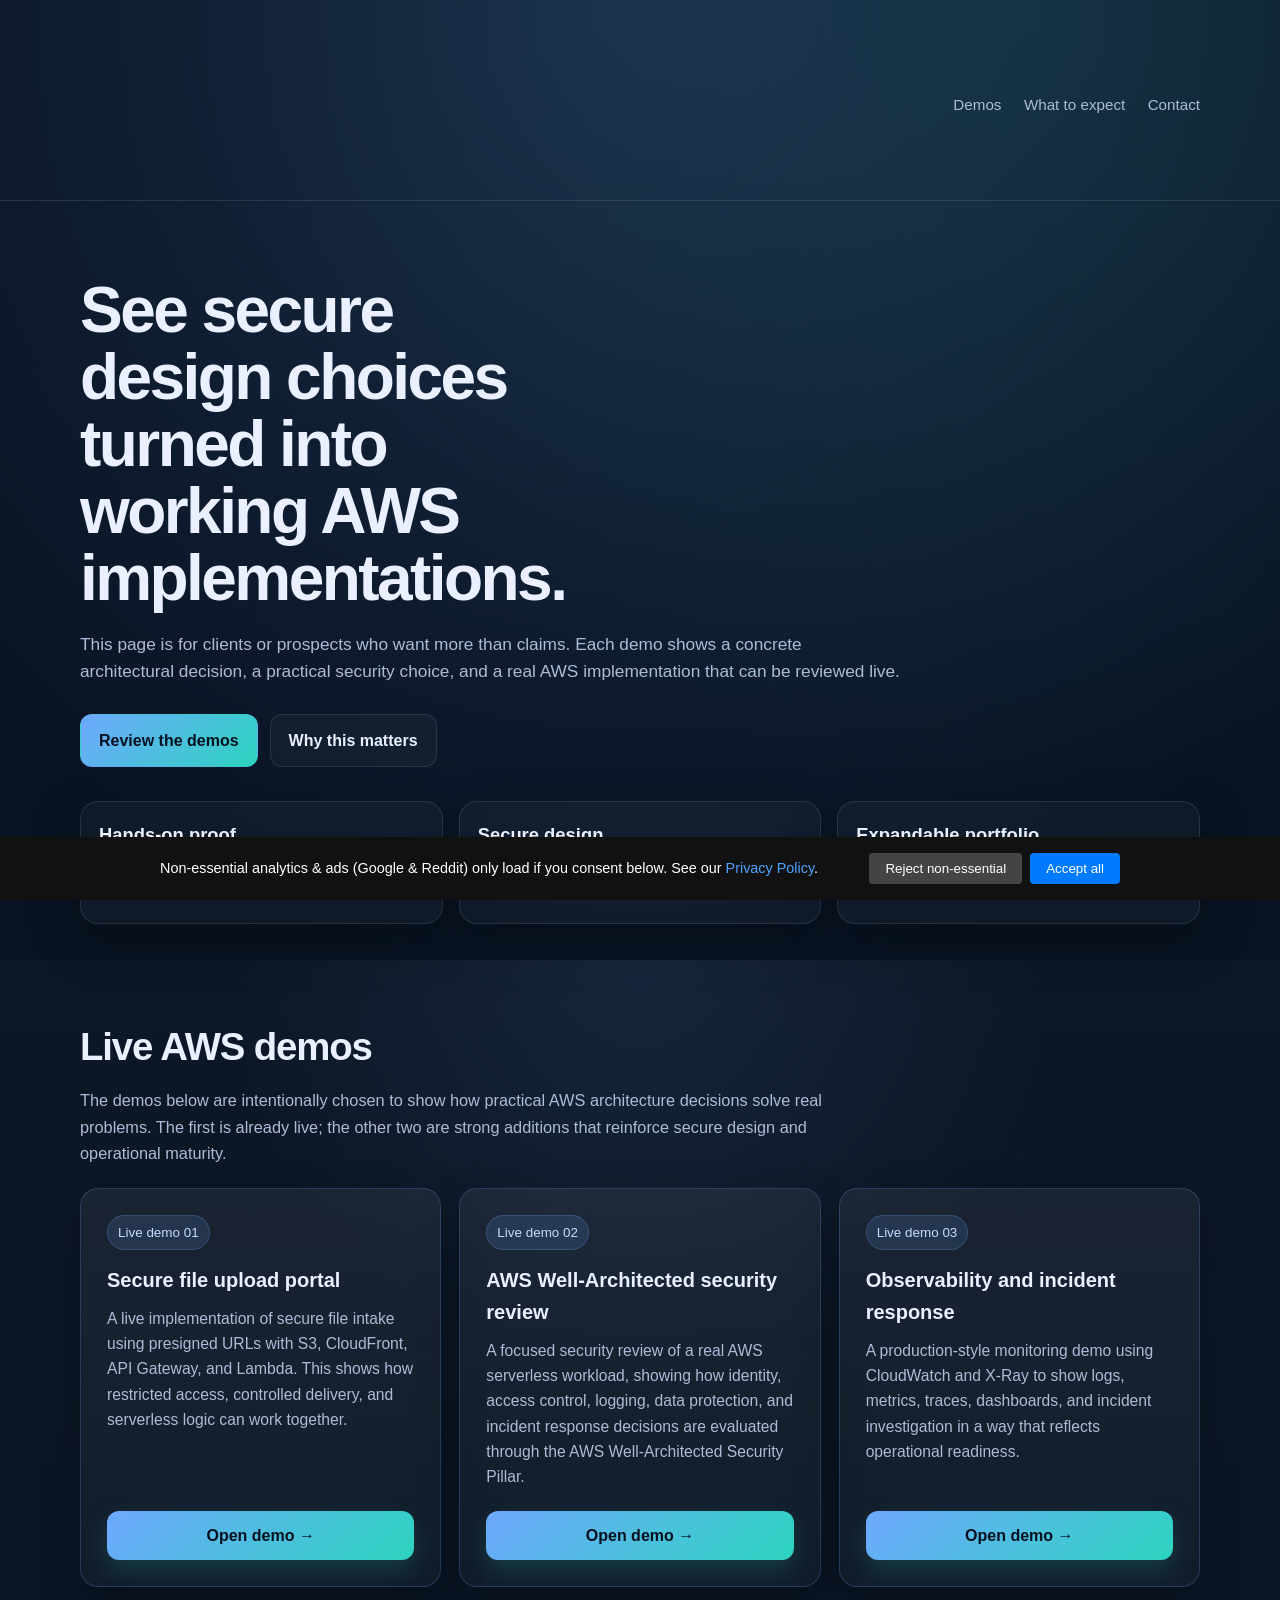
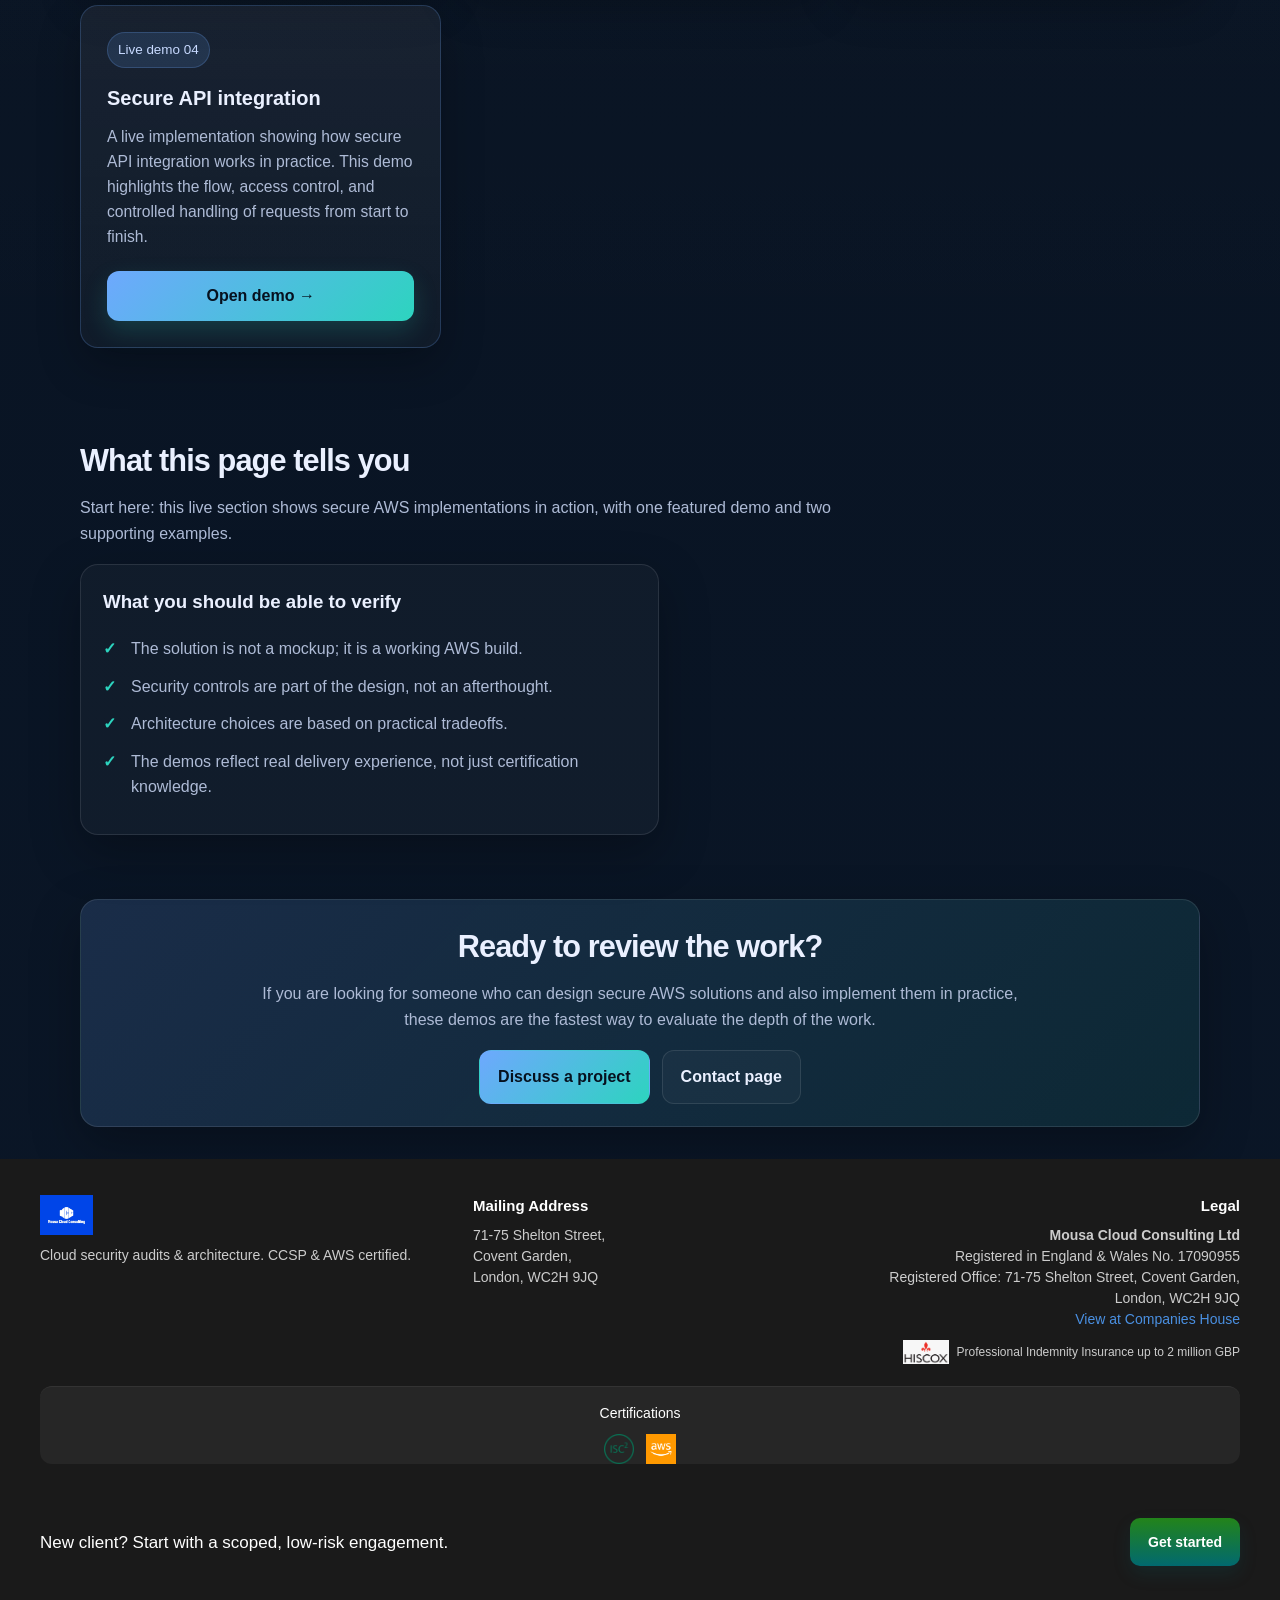
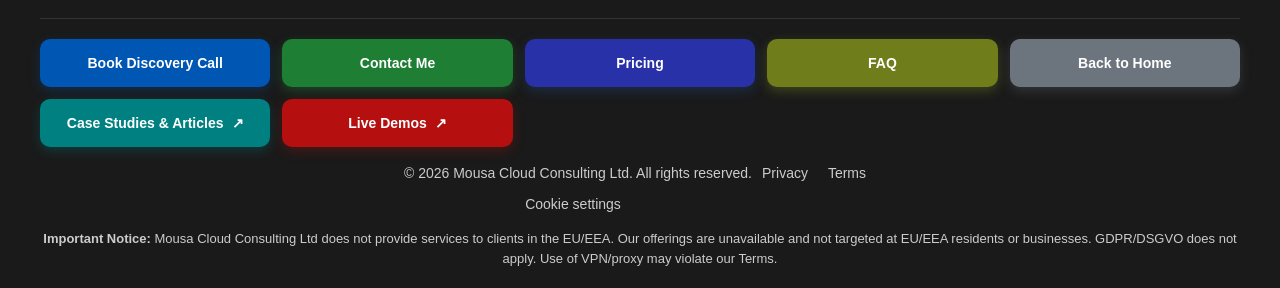
<file: index.html>
<!doctype html>
<html lang="en">

<head>
  <meta charset="utf-8" />
  <meta name="viewport" content="width=device-width, initial-scale=1" />
  <meta name="description"
    content="A client-facing showcase of live AWS demos focused on secure design, governance, and operational readiness." />
  <link rel="stylesheet" href="https://cdnjs.cloudflare.com/ajax/libs/font-awesome/6.0.0-beta3/css/all.min.css">
  <link rel="icon" type="image/png" sizes="16x16" href="assets/favicon-16x16.png">
  <link rel="icon" type="image/png" sizes="32x32" href="assets/favicon-32x32.png">
  <link rel="apple-touch-icon" sizes="180x180" href="assets/apple-touch-icon.png">
  <link rel="icon" type="image/png" sizes="192x192" href="assets/android-chrome-192x192.png">
  <link rel="icon" type="image/png" sizes="512x512" href="assets/android-chrome-512x512.png">
  <link rel="shortcut icon" href="assets/favicon.ico">
  <title>Live AWS Demos | Secure Design in Practice</title>
  <style>
    :root {
      --bg: #07111f;
      --panel: #0e1a2f;
      --panel-2: #13213a;
      --text: #eaf0ff;
      --muted: #aebbd6;
      --line: rgba(255, 255, 255, 0.10);
      --accent: #6ea8fe;
      --accent-2: #2dd4bf;
      --shadow: 0 18px 50px rgba(0, 0, 0, 0.28);
      --radius: 18px;
      --max: 1120px;
    }

    * {
      box-sizing: border-box;
    }

    html {
      scroll-behavior: smooth;
    }

    body {
      margin: 0;
      font-family: Inter, system-ui, -apple-system, Segoe UI, Roboto, Arial, sans-serif;
      background:
        radial-gradient(circle at top, rgba(110, 168, 254, 0.18), transparent 28%),
        radial-gradient(circle at 80% 0%, rgba(45, 212, 191, 0.10), transparent 22%),
        linear-gradient(180deg, #07111f, #0b1728);
      color: var(--text);
      line-height: 1.6;
    }

    a {
      color: inherit;
      text-decoration: none;
    }

    .wrap {
      width: min(var(--max), calc(100% - 32px));
      margin: 0 auto;
    }

    header {
      padding: 26px 0 16px;
      border-bottom: 1px solid var(--line);
    }

    .topbar {
      display: flex;
      align-items: center;
      justify-content: space-between;
      gap: 16px;
    }

    .brand {
      display: flex;
      align-items: center;
      gap: 12px;
      font-weight: 700;
    }

    .logo {
      width: 42px;
      height: 42px;
      border-radius: 12px;
      background: linear-gradient(135deg, var(--accent), var(--accent-2));
      display: grid;
      place-items: center;
      color: #05111f;
      font-weight: 900;
      box-shadow: var(--shadow);
    }

    nav a {
      color: var(--muted);
      margin-left: 18px;
      font-size: 0.95rem;
    }

    .hero {
      padding: 76px 0 36px;
    }

    .eyebrow {
      display: inline-flex;
      padding: 8px 12px;
      border-radius: 999px;
      border: 1px solid var(--line);
      background: rgba(255, 255, 255, 0.03);
      color: var(--muted);
      font-size: 0.92rem;
      margin-bottom: 18px;
    }

    h1 {
      margin: 0;
      font-size: clamp(2.2rem, 5vw, 4.3rem);
      line-height: 1.05;
      letter-spacing: -0.04em;
      max-width: 14ch;
    }

    .lead {
      max-width: 820px;
      margin: 18px 0 0;
      color: var(--muted);
      font-size: 1.08rem;
    }

    .actions {
      display: flex;
      flex-wrap: wrap;
      gap: 12px;
      margin-top: 28px;
    }

    .btn {
      display: inline-flex;
      align-items: center;
      justify-content: center;
      padding: 13px 18px;
      border-radius: 12px;
      border: 1px solid var(--line);
      font-weight: 600;
      transition: transform .18s ease, background .18s ease;
    }

    .btn:hover {
      transform: translateY(-1px);
    }

    .btn.primary {
      background: linear-gradient(135deg, var(--accent), var(--accent-2));
      color: #06111f;
      border-color: transparent;
    }

    .btn.secondary {
      background: rgba(255, 255, 255, 0.03);
    }

    .stats {
      display: grid;
      grid-template-columns: repeat(3, minmax(0, 1fr));
      gap: 16px;
      margin-top: 34px;
    }

    .stat,
    .card,
    .panel,
    .cta {
      background: rgba(255, 255, 255, 0.03);
      border: 1px solid var(--line);
      border-radius: var(--radius);
      box-shadow: var(--shadow);
    }

    .stat {
      padding: 18px;
    }

    .stat strong {
      display: block;
      font-size: 1.15rem;
      margin-bottom: 4px;
    }

    .stat span {
      color: var(--muted);
      font-size: 0.95rem;
    }

    section {
      padding: 32px 0;
    }

    .section-head {
      margin-bottom: 18px;
    }

    h2 {
      margin: 0;
      font-size: clamp(1.5rem, 2.4vw, 2.2rem);
      letter-spacing: -0.03em;
    }

    .section-note {
      margin: 10px 0 0;
      color: var(--muted);
      max-width: 760px;
    }

    .cards {
      display: grid;
      grid-template-columns: repeat(3, minmax(0, 1fr));
      gap: 18px;
    }

    .card {
      padding: 22px;
      display: flex;
      flex-direction: column;
      min-height: 100%;
    }

    .badge {
      display: inline-flex;
      width: fit-content;
      padding: 6px 10px;
      border-radius: 999px;
      background: rgba(110, 168, 254, 0.14);
      border: 1px solid rgba(110, 168, 254, 0.22);
      color: #c8daff;
      font-size: 0.84rem;
      margin-bottom: 14px;
    }

    .card h3 {
      margin: 0 0 10px;
      font-size: 1.2rem;
    }

    .card p {
      margin: 0;
      color: var(--muted);
    }

    .card ul {
      list-style: none;
      padding: 0;
      margin: 16px 0 0;
    }

    .card li {
      margin-bottom: 8px;
      padding-left: 18px;
      position: relative;
      color: var(--muted);
    }

    .card li::before {
      content: "•";
      position: absolute;
      left: 0;
      color: var(--accent-2);
    }

    .spacer {
      flex: 1;
    }

    .more {
      display: inline-flex;
      margin-top: 18px;
      color: #d6e4ff;
      font-weight: 600;
    }

    .trust {
      display: grid;
      grid-template-columns: 1.05fr 0.95fr;
      gap: 18px;
    }

    .panel,
    .cta {
      padding: 22px;
    }

    .checklist {
      list-style: none;
      padding: 0;
      margin: 0;
    }

    .checklist li {
      margin-bottom: 12px;
      padding-left: 28px;
      position: relative;
      color: var(--muted);
    }

    .checklist li::before {
      content: "✓";
      position: absolute;
      left: 0;
      top: 0;
      color: var(--accent-2);
      font-weight: 700;
    }

    .cta {
      text-align: center;
      background: linear-gradient(135deg, rgba(110, 168, 254, 0.16), rgba(45, 212, 191, 0.10));
    }

    .cta p {
      max-width: 760px;
      margin: 10px auto 0;
      color: var(--muted);
    }

    footer {
      padding: 24px 0 40px;
      color: var(--muted);
      font-size: 0.92rem;
    }

    @media (max-width: 920px) {

      .stats,
      .cards,
      .trust {
        grid-template-columns: 1fr;
      }

      .topbar {
        flex-direction: column;
        align-items: start;
      }

      nav a {
        margin-left: 0;
        margin-right: 14px;
      }

      h1 {
        max-width: 100%;
      }
    }

    #demos {
      padding: 56px 0;
      background:
        radial-gradient(circle at top, rgba(110, 168, 254, 0.10), transparent 34%),
        linear-gradient(180deg, rgba(255, 255, 255, 0.02), rgba(255, 255, 255, 0));
    }

    #demos .section-head {
      margin-bottom: 22px;
    }

    #demos .section-head h2 {
      font-size: clamp(1.8rem, 3vw, 2.6rem);
    }

    #demos .section-note {
      font-size: 1.02rem;
    }

    .demo-grid {
      display: grid;
      grid-template-columns: repeat(3, minmax(0, 1fr));
      gap: 18px;
    }

    .demo-grid .card {
      min-height: 100%;
      padding: 26px;
      background: linear-gradient(180deg, rgba(255, 255, 255, 0.06), rgba(255, 255, 255, 0.03));
      border: 1px solid rgba(110, 168, 254, 0.22);
      box-shadow: 0 18px 44px rgba(0, 0, 0, 0.24);
      transition: transform 0.18s ease, box-shadow 0.18s ease, border-color 0.18s ease;
    }

    .demo-grid .card:hover {
      transform: translateY(-3px);
      border-color: rgba(110, 168, 254, 0.36);
      box-shadow: 0 24px 56px rgba(0, 0, 0, 0.30);
    }

    .demo-grid .card h3 {
      font-size: 1.25rem;
    }

    .demo-grid .card p {
      font-size: 0.98rem;
    }

    .demo-action {
      display: inline-flex;
      align-items: center;
      justify-content: center;
      margin-top: 22px;
      padding: 12px 16px;
      border-radius: 12px;
      background: linear-gradient(135deg, var(--accent), var(--accent-2));
      color: #06111f;
      font-weight: 700;
      box-shadow: 0 10px 24px rgba(45, 212, 191, 0.18);
      transition: transform 0.18s ease, box-shadow 0.18s ease;
    }

    .demo-action:hover {
      transform: translateY(-1px);
    }

    @media (max-width: 920px) {
      .demo-grid {
        grid-template-columns: 1fr;
      }
    }
  </style>
</head>

<body>
  <noscript>
    <div
      style="position: fixed; top: 50%; left: 50%; transform: translate(-50%, -50%); background: rgba(233, 7, 7, 0.7); color: white; padding: 20px; border-radius: 10px;">
      <p><strong>JavaScript is disabled in your browser.</strong></p>
      <p>Please enable JavaScript to view this page correctly.</p>
    </div>
  </noscript>
  <header>
    <div class="wrap topbar">
      <div class="brand">
        <div>
          <a href="https://www.mousa-cloud.com">
            <video autoplay muted>
              <source src="assets/resized-logo.mp4" type='video/mp4'>
              Your browser does not support the video tag.
            </video>
          </a>
        </div>
      </div>
      <nav aria-label="Primary">
        <a href="#demos">Demos</a>
        <a href="#credibility">What to expect</a>
        <a href="#contact">Contact</a>
      </nav>
    </div>
  </header>

  <main>
    <div class="wrap hero">
      <h1>See secure design choices turned into working AWS implementations.</h1>
      <p class="lead">
        This page is for clients or prospects who want more than claims. Each demo shows a concrete architectural
        decision,
        a practical security choice, and a real AWS implementation that can be reviewed live.
      </p>
      <div class="actions">
        <a class="btn primary" href="#demos">Review the demos</a>
        <a class="btn secondary" href="#credibility">Why this matters</a>
      </div>

      <div class="stats">
        <div class="stat">
          <strong>Hands-on proof</strong>
          <span>Each demo is built to show working implementation, not just concepts.</span>
        </div>
        <div class="stat">
          <strong>Secure design</strong>
          <span>The focus is on access control, data protection, governance, and operational visibility.</span>
        </div>
        <div class="stat">
          <strong>Expandable portfolio</strong>
          <span>The page can grow later as more live AWS demos are added.</span>
        </div>
      </div>
    </div>

    <section id="demos">
      <div class="wrap">
        <div class="section-head">
          <h2>Live AWS demos</h2>
          <p class="section-note">
            The demos below are intentionally chosen to show how practical AWS architecture decisions solve real
            problems.
            The first is already live; the other two are strong additions that reinforce secure design and operational
            maturity.
          </p>
        </div>

        <div class="demo-grid">
          <article class="card featured-demo">
            <span class="badge">Live demo 01</span>
            <h3>Secure file upload portal</h3>
            <p>
              A live implementation of secure file intake using presigned URLs with S3, CloudFront, API Gateway,
              and Lambda. This shows how restricted access, controlled delivery, and serverless logic can work together.
            </p>
            <div class="spacer"></div>
            <a class="demo-action" href="secure-file-upload/" target="_blank">Open demo →</a>
          </article>

          <article class="card featured-demo">
            <span class="badge">Live demo 02</span>
            <h3>AWS Well-Architected security review</h3>
            <p>
              A focused security review of a real AWS serverless workload, showing how identity, access control,
              logging,
              data protection, and incident response decisions are evaluated through the AWS Well-Architected Security
              Pillar.
            </p>
            <div class="spacer"></div>
            <a class="demo-action" href="password-recovery/" target="_blank">Open demo →</a>
          </article>

          <article class="card featured-demo">
            <span class="badge">Live demo 03</span>
            <h3>Observability and incident response</h3>
            <p>
              A production-style monitoring demo using CloudWatch and X-Ray to show logs, metrics, traces, dashboards,
              and incident investigation in a way that reflects operational readiness.
            </p>
            <div class="spacer"></div>
            <a class="demo-action" href="debug-demo/" target="_blank">Open demo →</a>
          </article>

          <article class="card featured-demo">
            <span class="badge">Live demo 04</span>
            <h3>Secure API integration</h3>
            <p>
              A live implementation showing how secure API integration works in practice. This demo highlights the flow,
              access control,
              and controlled handling of requests from start to finish.
            </p>
            <div class="spacer"></div>
            <a class="demo-action" href="secure-api-integration/" target="_blank">Open demo →</a>
          </article>
        </div>
      </div>
    </section>

    <section id="credibility">
      <div class="wrap">
        <div class="section-head">
          <h2>What this page tells you</h2>
          <p class="section-note">
            Start here: this live section shows secure AWS implementations in action, with one featured demo and two
            supporting examples.
          </p>
        </div>

        <div class="trust">
          <div class="panel">
            <h3 style="margin-top:0;">What you should be able to verify</h3>
            <ul class="checklist">
              <li>The solution is not a mockup; it is a working AWS build.</li>
              <li>Security controls are part of the design, not an afterthought.</li>
              <li>Architecture choices are based on practical tradeoffs.</li>
              <li>The demos reflect real delivery experience, not just certification knowledge.</li>
            </ul>
          </div>
        </div>
      </div>
    </section>

    <section id="contact">
      <div class="wrap">
        <div class="cta">
          <h2 style="margin-top:0;">Ready to review the work?</h2>
          <p>
            If you are looking for someone who can design secure AWS solutions and also implement them in practice,
            these demos are the fastest way to evaluate the depth of the work.
          </p>
          <div class="actions" style="justify-content:center; margin-top:18px;">
            <a class="btn primary" href="https://calendly.com/contact-mousa-cloud-consulting/30min"
              target="_blank">Discuss a
              project</a>
            <a class="btn secondary" href="https://tally.so/r/7R2PPZ" target="_blank">Contact page</a>
          </div>
        </div>
      </div>
    </section>
  </main>

  <div id="cookie-banner" style="position:fixed;bottom:0;left:0;right:0;background:#111;color:#fff;
            padding:1rem;z-index:9999;display:none;font-size:0.9rem;">
    <div style="max-width:960px;margin:0 auto;display:flex;flex-wrap:wrap;
              gap:0.75rem;align-items:center;">
      <p style="flex:1;margin:0;">
        Non-essential analytics & ads (Google & Reddit) only load if you consent below. See our
        <a href="privacy-policy.html" style="color:#4ea3ff;">Privacy Policy</a>.
      </p>
      <div style="display:flex;gap:0.5rem;flex-wrap:wrap;">
        <button id="cookie-reject" style="background:#444;color:#fff;border:none;padding:0.5rem 1rem;
                     border-radius:4px;cursor:pointer;">
          Reject non‑essential
        </button>
        <button id="cookie-accept" style="background:#007bff;color:#fff;border:none;padding:0.5rem 1rem;
                     border-radius:4px;cursor:pointer;">
          Accept all
        </button>
      </div>
    </div>
  </div>

  <script src="js/common.js"></script>

  <script src="js/cookie-consent.js"></script>

  <script>
    fetch('footer.html')
      .then(response => response.text())
      .then(data => {
        document.getElementById('footer-placeholder').outerHTML = data;
      });
  </script>


  <div id="footer-placeholder"></div>
</body>

</html>
</file>
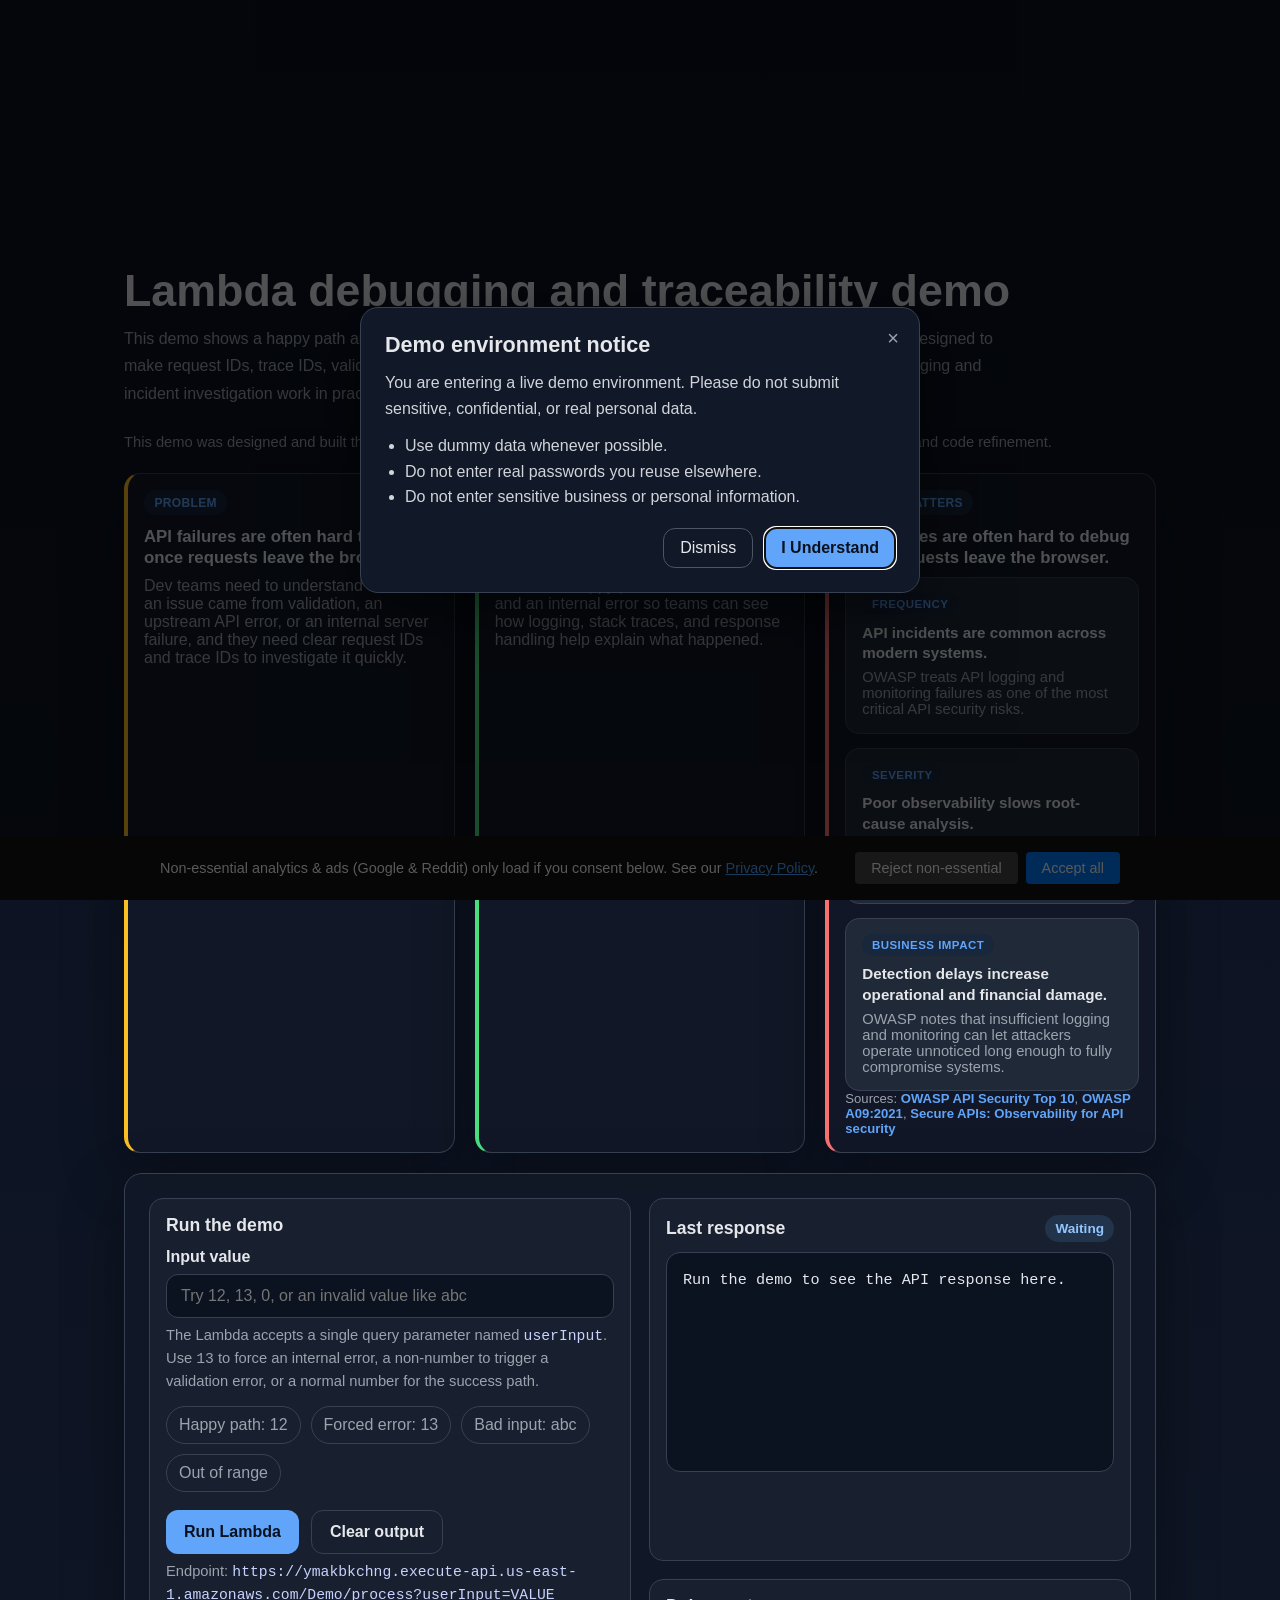
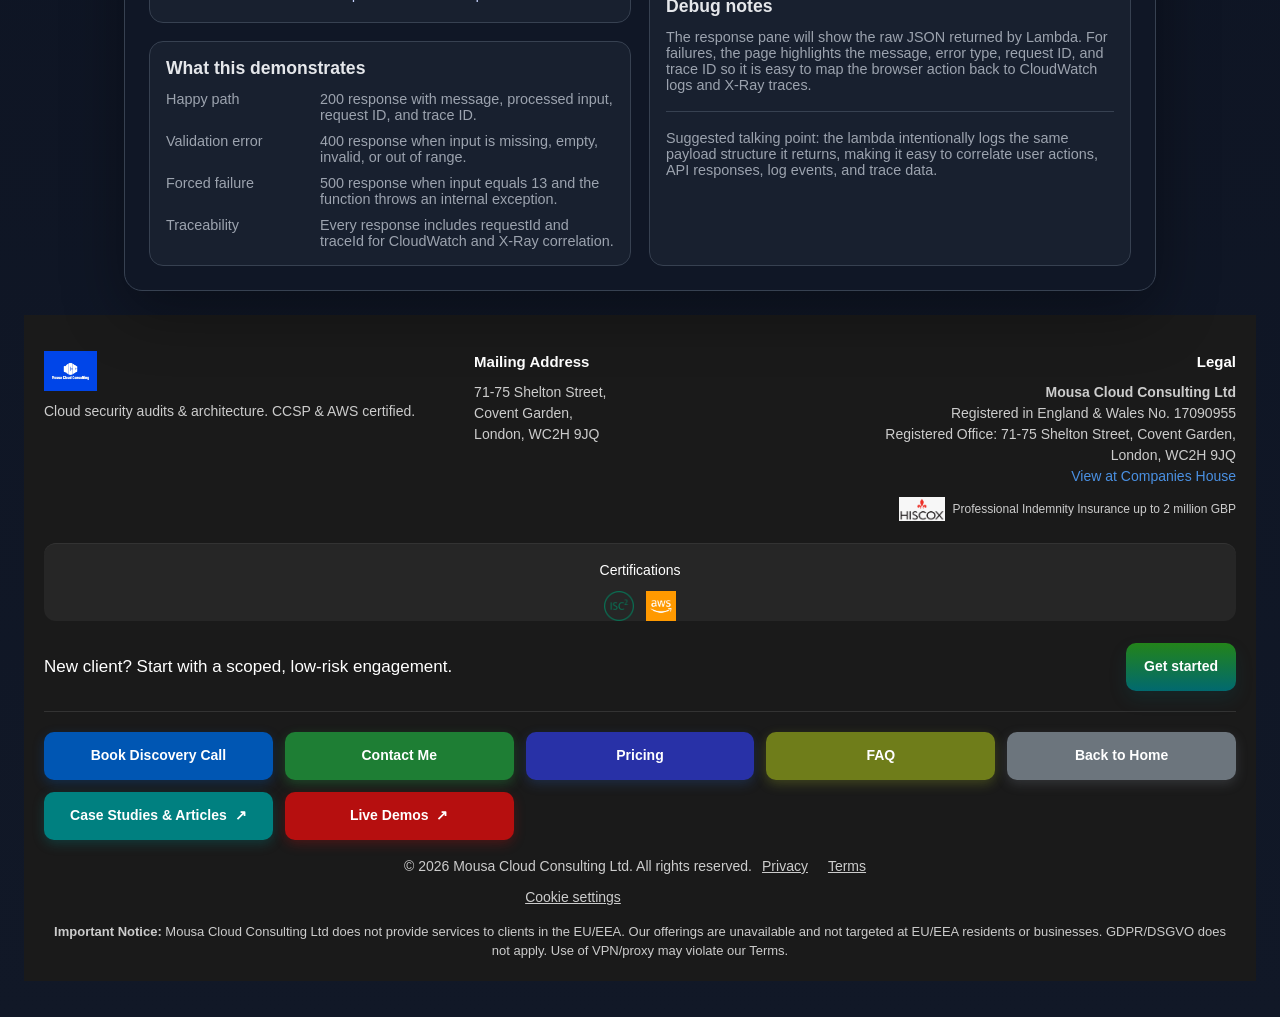
<file: debug-demo/index.html>
<!doctype html>
<html lang="en">

<head>
  <meta charset="UTF-8" />
  <meta name="viewport" content="width=device-width, initial-scale=1.0" />
  <title>API Error Handling Demo | AWS Lambda and API Gateway</title>
  <meta name="description"
    content="Explore a live API demo showing success, validation errors, and internal errors behind Java AWS Lambda and API Gateway, with request IDs, trace IDs, and stack traces for debugging and incident investigation." />
  <meta name="color-scheme" content="light dark" />
  <link rel="canonical" href="https://architecture.mousa-cloud.com/secure-api-integration/" />

  <meta property="og:type" content="website" />
  <meta property="og:title" content="API Error Handling Demo | AWS Lambda and API Gateway" />
  <meta property="og:description"
    content="Explore a live API demo showing success, validation errors, and internal errors behind Java AWS Lambda and API Gateway, with request IDs, trace IDs, and stack traces for debugging and incident investigation." />
  <meta property="og:url" content="https://architecture.mousa-cloud.com/secure-api-integration/" />
  <meta property="og:image" content="https://architecture.mousa-cloud.com/assets/og/debug-demo.webp" />
  <meta property="og:site_name" content="Mousa Cloud Consulting Ltd" />

  <meta name="twitter:card" content="summary_large_image" />
  <meta name="twitter:title" content="API Error Handling Demo | AWS Lambda and API Gateway" />
  <meta name="twitter:description"
    content="Explore a live API demo showing success, validation errors, and internal errors behind Java AWS Lambda and API Gateway, with request IDs, trace IDs, and stack traces for debugging and incident investigation." />
  <meta name="twitter:image" content="https://architecture.mousa-cloud.com/assets/og/debug-demo.webp" />

  <link rel="preconnect" href="https://fonts.googleapis.com" />
  <link rel="preconnect" href="https://fonts.gstatic.com" crossorigin />
  <link
    href="https://fonts.googleapis.com/css2?family=Instrument+Serif:ital@0;1&family=Inter:wght@400;500;600;700;800&display=swap"
    rel="stylesheet" />
  <link rel="stylesheet" href="https://cdnjs.cloudflare.com/ajax/libs/font-awesome/6.0.0-beta3/css/all.min.css" />
  <link rel="icon" type="image/png" sizes="16x16" href="../assets/favicon-16x16.png" />
  <link rel="icon" type="image/png" sizes="32x32" href="../assets/favicon-32x32.png" />
  <link rel="apple-touch-icon" sizes="180x180" href="../assets/apple-touch-icon.png" />
  <link rel="icon" type="image/png" sizes="192x192" href="../assets/android-chrome-192x192.png" />
  <link rel="icon" type="image/png" sizes="512x512" href="../assets/android-chrome-512x512.png" />
  <link rel="shortcut icon" href="../assets/favicon.ico" />
  <style>
    :root {
      --bg: #0f172a;
      --panel: #111827;
      --panel-2: #1f2937;
      --text: #e5e7eb;
      --muted: #9ca3af;
      --accent: #60a5fa;
      --accent-2: #34d399;
      --border: #374151;
      --danger: #f87171;
      --success: #4ade80;
      --warning: #fbbf24;
      --surface: rgba(17, 24, 39, 0.94);
      --surface-2: rgba(31, 41, 55, 0.55);
      --surface-3: #0b1220;
      --primary: var(--accent);
      --warn: var(--warning);
      --shadow: 0 20px 60px rgba(0, 0, 0, 0.35);
    }

    * {
      box-sizing: border-box;
    }

    html {
      scroll-behavior: smooth;
      -webkit-text-size-adjust: 100%;
      text-size-adjust: 100%;
    }

    body {
      margin: 0;
      min-height: 100vh;
      padding: 32px 16px;
      font-family: Inter, system-ui, -apple-system, BlinkMacSystemFont, "Segoe UI", sans-serif;
      background: linear-gradient(180deg, #0b1120 0%, #111827 100%);
      color: var(--text);
    }

    .container {
      max-width: 1080px;
      margin: 0 auto;
      padding: 20px;
    }

    .hero {
      margin-bottom: 24px;
    }

    .hero h1 {
      margin: 0 0 10px;
      font-size: clamp(2rem, 1.2rem + 2vw, 3rem);
      line-height: 1.1;
    }

    .hero p {
      margin: 0;
      color: var(--muted);
      line-height: 1.7;
      max-width: 900px;
    }

    .card {
      padding: 24px;
      background: var(--surface);
      border: 1px solid var(--border);
      border-radius: 18px;
      box-shadow: var(--shadow);
      backdrop-filter: blur(8px);
    }

    .grid,
    .grid-1 {
      display: grid;
      gap: 18px;
    }

    .grid {
      grid-template-columns: 1fr;
    }

    .grid-1 {
      grid-template-columns: 1fr;
    }

    .full {
      grid-column: 1 / -1;
    }

    label {
      display: block;
      margin-bottom: 8px;
      font-weight: 600;
    }

    input,
    button,
    textarea,
    select {
      font: inherit;
    }

    input,
    textarea,
    select {
      width: 100%;
      padding: 12px 14px;
      background: var(--surface-3);
      color: var(--text);
      border: 1px solid var(--border);
      border-radius: 12px;
      outline: none;
    }

    input:focus,
    textarea:focus,
    select:focus {
      border-color: var(--accent);
      box-shadow: 0 0 0 3px rgba(96, 165, 250, 0.16);
    }

    .help {
      margin-top: 6px;
      color: var(--muted);
      font-size: 0.92rem;
      line-height: 1.5;
    }

    .panel {
      padding: 16px;
      background: var(--surface-2);
      border: 1px solid var(--border);
      border-radius: 14px;
    }

    .section-title {
      margin: 0 0 12px;
      font-size: 1.1rem;
    }

    .actions {
      display: flex;
      gap: 12px;
      flex-wrap: wrap;
      margin-top: 18px;
    }

    button {
      padding: 12px 18px;
      border: none;
      border-radius: 12px;
      cursor: pointer;
    }

    .primary {
      background: var(--accent);
      color: #08111f;
      font-weight: 700;
    }

    .secondary {
      background: transparent;
      color: var(--text);
      border: 1px solid var(--border);
      font-weight: 600;
    }

    .ghost {
      background: transparent;
      color: var(--muted);
      border: 1px solid var(--border);
    }

    button:disabled {
      opacity: 0.55;
      cursor: not-allowed;
    }

    .message {
      display: none;
      margin-top: 18px;
      padding: 14px 16px;
      border-radius: 12px;
      white-space: pre-wrap;
      line-height: 1.55;
    }

    .message.success {
      display: block;
      background: rgba(74, 222, 128, 0.12);
      border: 1px solid rgba(74, 222, 128, 0.3);
      color: var(--success);
    }

    .message.error {
      display: block;
      background: rgba(248, 113, 113, 0.12);
      border: 1px solid rgba(248, 113, 113, 0.3);
      color: var(--danger);
    }

    .message.info {
      display: block;
      background: rgba(96, 165, 250, 0.12);
      border: 1px solid rgba(96, 165, 250, 0.3);
      color: #93c5fd;
    }

    .response {
      min-height: 220px;
      padding: 16px;
      background: #0b1220;
      border: 1px solid var(--border);
      border-radius: 14px;
    }

    .response pre {
      margin: 0;
      white-space: pre-wrap;
      word-break: break-word;
      line-height: 1.55;
      font-size: 0.95rem;
    }

    .badge {
      display: inline-flex;
      align-items: center;
      gap: 8px;
      padding: 6px 10px;
      border-radius: 999px;
      font-size: 0.85rem;
      font-weight: 700;
    }

    .ok {
      background: rgba(74, 222, 128, 0.14);
      color: var(--success);
    }

    .err {
      background: rgba(248, 113, 113, 0.14);
      color: var(--danger);
    }

    .neutral {
      background: rgba(96, 165, 250, 0.14);
      color: #93c5fd;
    }

    .row {
      display: flex;
      gap: 12px;
      flex-wrap: wrap;
      align-items: center;
    }

    .kv {
      display: grid;
      grid-template-columns: 1fr;
      gap: 10px 14px;
    }

    .kv div:nth-child(odd) {
      color: var(--muted);
    }

    .small {
      color: var(--muted);
      font-size: 0.9rem;
    }

    .divider {
      height: 1px;
      margin: 18px 0;
      background: var(--border);
    }

    .examples {
      display: flex;
      gap: 10px;
      flex-wrap: wrap;
    }

    .examples button {
      padding: 9px 12px;
      border-radius: 999px;
    }

    code {
      color: #c7d2fe;
    }

    .mono {
      font-family: ui-monospace, SFMono-Regular, Menlo, Monaco, Consolas, monospace;
    }

    .demo-note,
    .demo-note-footer {
      margin-top: 12px;
      color: var(--muted);
      font-size: 0.92rem;
      line-height: 1.5;
    }

    .problem-solution {
      display: grid;
      gap: 1rem;
      margin: 1.25rem 0;
    }

    .ps-card {
      padding: 1rem;
      border: 1px solid var(--border);
      border-radius: 16px;
      background: var(--surface);
      box-shadow: var(--shadow);
    }

    .ps-label {
      display: inline-flex;
      align-items: center;
      margin-bottom: 0.75rem;
      padding: 0.35rem 0.65rem;
      border-radius: 999px;
      background: color-mix(in srgb, var(--primary) 10%, var(--surface));
      color: var(--primary);
      font-size: 0.75rem;
      font-weight: 700;
      letter-spacing: 0.03em;
      text-transform: uppercase;
    }

    .ps-card h3 {
      margin: 0 0 0.5rem;
      font-size: 1.05rem;
      line-height: 1.25;
    }

    .ps-card p {
      margin: 0;
      color: var(--muted);
    }

    .ps-problem {
      border-left: 4px solid var(--warn);
    }

    .ps-solution {
      border-left: 4px solid var(--success);
    }

    .ps-impact {
      border-left: 4px solid var(--danger);
    }

    .ps-impact a {
      color: var(--primary);
      font-weight: 600;
      text-decoration: none;
    }

    .ps-impact a:hover {
      text-decoration: underline;
    }

    .impact-metrics {
      display: grid;
      gap: 0.875rem;
      margin-top: 0.25rem;
    }

    .impact-metric {
      padding: 0.95rem 1rem;
      border: 1px solid var(--border);
      border-radius: 14px;
      background: var(--panel-2);
    }

    .impact-kicker {
      display: inline-flex;
      align-items: center;
      margin-bottom: 0.5rem;
      padding: 0.3rem 0.6rem;
      border-radius: 999px;
      background: color-mix(in srgb, var(--primary) 10%, var(--surface));
      color: var(--primary);
      font-size: 0.72rem;
      font-weight: 700;
      letter-spacing: 0.04em;
      text-transform: uppercase;
    }

    .impact-metric strong {
      display: block;
      margin-bottom: 0.35rem;
      font-size: 0.95rem;
      line-height: 1.35;
    }

    .impact-metric p {
      margin: 0;
      color: var(--muted);
      font-size: 0.92rem;
    }

    .impact-source {
      margin-top: 0.9rem;
      color: var(--muted);
      font-size: 0.82rem;
    }

    .impact-source a {
      color: var(--primary);
      font-weight: 600;
    }

    @media (min-width: 860px) {
      body {
        padding: 40px 24px;
      }

      .container {
        padding: 24px;
      }

      .grid {
        grid-template-columns: repeat(2, minmax(0, 1fr));
      }

      .problem-solution {
        grid-template-columns: repeat(3, minmax(0, 1fr));
        gap: 1.25rem;
      }

      .kv {
        grid-template-columns: 140px 1fr;
      }
    }
  </style>
</head>

<body>
  <div id="demoDisclaimerRoot"></div>
  <div class="container">

    <header class="site-header">
      <div class="container header-inner">
        <div class="brand">
          <div>
            <a href="https://www.mousa-cloud.com">
              <video autoplay muted>
                <source src="../assets/resized-logo.mp4" type='video/mp4'>
                Your browser does not support the video tag.
              </video>
            </a>
          </div>
        </div>
      </div>
    </header>


    <div class="hero">
      <h1>Lambda debugging and traceability demo</h1>
      <p>This demo shows a happy path and two negative paths against a Java AWS Lambda behind API Gateway. It is
        designed to make request IDs, trace IDs, validation errors, and stack traces easy to inspect so prospects can
        see how debugging and incident investigation work in practice.</p>
    </div>

    <p class="demo-note">
      This demo was designed and built through a human-led process, with AI used to assist with wording, presentation
      polish, and code refinement.
    </p>

    <section class="problem-solution" aria-labelledby="ps-heading">
      <h2 id="ps-heading" class="sr-only">Problem and solution</h2>

      <article class="ps-card ps-problem">
        <span class="ps-label">Problem</span>
        <h3>API failures are often hard to debug once requests leave the browser.</h3>
        <p>
          Dev teams need to understand whether an issue came from validation, an upstream API error, or an internal
          server failure, and they need clear request IDs and trace IDs to investigate it quickly.
        </p>
      </article>

      <article class="ps-card ps-solution">
        <span class="ps-label">Solution</span>
        <h3>This demo simulates success and failure scenarios in a controlled way.</h3>
        <p>
          It shows a happy path, a validation error, and an internal error so teams can see how logging,
          stack traces, and response handling help explain what happened.
        </p>
      </article>

      <article class="ps-card ps-impact">
        <span class="ps-label">Why it matters</span>
        <h3>API failures are often hard to debug once requests leave the browser.</h3>

        <div class="impact-metrics">
          <div class="impact-metric">
            <span class="impact-kicker">Frequency</span>
            <strong>API incidents are common across modern systems.</strong>
            <p>OWASP treats API logging and monitoring failures as one of the most critical API security risks.</p>
          </div>

          <div class="impact-metric">
            <span class="impact-kicker">Severity</span>
            <strong>Poor observability slows root-cause analysis.</strong>
            <p>Without clear request IDs, trace IDs, and failure states, validation errors and server failures can look
              the same.</p>
          </div>

          <div class="impact-metric">
            <span class="impact-kicker">Business impact</span>
            <strong>Detection delays increase operational and financial damage.</strong>
            <p>OWASP notes that insufficient logging and monitoring can let attackers operate unnoticed long enough to
              fully compromise systems.</p>
          </div>
        </div>

        <p class="impact-source">
          Sources: <a href="https://owasp.org/API-Security/" target="_blank" rel="noopener noreferrer">OWASP API
            Security Top 10</a>,
          <a href="https://owasp.org/Top10/2021/A09_2021-Security_Logging_and_Monitoring_Failures/" target="_blank"
            rel="noopener noreferrer">OWASP A09:2021</a>,
          <a href="https://livebook.manning.com/book/secure-apis/chapter-11" target="_blank"
            rel="noopener noreferrer">Secure APIs: Observability for API security</a>
        </p>
      </article>
    </section>

    <div class="card">
      <div class="grid">
        <div class="grid-1">
          <div class="panel">
            <h2 class="section-title">Run the demo</h2>
            <label for="userInput">Input value</label>
            <input id="userInput" type="text" inputmode="numeric"
              placeholder="Try 12, 13, 0, or an invalid value like abc">
            <div class="help">The Lambda accepts a single query parameter named <code>userInput</code>. Use <span
                class="mono">13</span> to force an internal error, a non-number to trigger a validation error, or a
              normal number for the success path.</div>

            <div class="examples" style="margin-top:14px;">
              <button class="ghost" type="button" data-example="12">Happy path: 12</button>
              <button class="ghost" type="button" data-example="13">Forced error: 13</button>
              <button class="ghost" type="button" data-example="abc">Bad input: abc</button>
              <button class="ghost" type="button" data-example="1000001">Out of range</button>
            </div>

            <div class="actions">
              <button class="primary" id="runBtn" type="button">Run Lambda</button>
              <button class="secondary" id="clearBtn" type="button">Clear output</button>
            </div>
            <div class="help">Endpoint:
              <code>https://ymakbkchng.execute-api.us-east-1.amazonaws.com/Demo/process?userInput=VALUE</code>
            </div>
          </div>

          <div class="panel">
            <h2 class="section-title">What this demonstrates</h2>
            <div class="kv small">
              <div>Happy path</div>
              <div>200 response with message, processed input, request ID, and trace ID.</div>
              <div>Validation error</div>
              <div>400 response when input is missing, empty, invalid, or out of range.</div>
              <div>Forced failure</div>
              <div>500 response when input equals 13 and the function throws an internal exception.</div>
              <div>Traceability</div>
              <div>Every response includes requestId and traceId for CloudWatch and X-Ray correlation.</div>
            </div>
          </div>
        </div>

        <div class="grid-1">
          <div class="panel">
            <div class="row" style="justify-content:space-between;margin-bottom:10px;">
              <h2 class="section-title" style="margin:0;">Last response</h2>
              <span id="statusBadge" class="badge neutral">Waiting</span>
            </div>
            <div class="response">
              <pre id="responseOutput">Run the demo to see the API response here.</pre>
            </div>
          </div>

          <div class="panel">
            <h2 class="section-title">Debug notes</h2>
            <div class="small" id="debugNotes">The response pane will show the raw JSON returned by Lambda. For
              failures, the page highlights the message, error type, request ID, and trace ID so it is easy to map the
              browser action back to CloudWatch logs and X-Ray traces.</div>
            <div class="divider"></div>
            <div class="small">Suggested talking point: the lambda intentionally logs the same payload structure it
              returns, making it easy to correlate user actions, API responses, log events, and trace data.</div>
          </div>
        </div>
      </div>
    </div>
  </div>

  <script>
    (function () {
      const endpoint = 'https://ymakbkchng.execute-api.us-east-1.amazonaws.com/Demo/process?userInput=';
      const input = document.getElementById('userInput');
      const runBtn = document.getElementById('runBtn');
      const clearBtn = document.getElementById('clearBtn');
      const output = document.getElementById('responseOutput');
      const badge = document.getElementById('statusBadge');
      const notes = document.getElementById('debugNotes');
      const exampleButtons = document.querySelectorAll('[data-example]');

      function setBadge(type, text) {
        badge.className = 'badge ' + (type === 'ok' ? 'ok' : type === 'err' ? 'err' : 'neutral');
        badge.textContent = text;
      }

      function showJson(obj) {
        output.textContent = JSON.stringify(obj, null, 2);
      }

      function clearState() {
        output.textContent = 'Run the demo to see the API response here.';
        setBadge('neutral', 'Waiting');
        notes.textContent = 'The response pane will show the raw JSON returned by Lambda. For failures, the page highlights the message, error type, request ID, and trace ID so it is easy to map the browser action back to CloudWatch logs and X-Ray traces.';
      }

      async function run() {
        const raw = input.value.trim();
        if (!raw) {
          setBadge('err', 'Input required');
          output.textContent = 'Please enter a value such as 12, 13, or abc.';
          return;
        }
        setBadge('neutral', 'Running');
        output.textContent = 'Calling Lambda...';
        notes.textContent = 'Sending request to the API Gateway endpoint with the selected input. The returned JSON is rendered below together with its request and trace identifiers.';
        try {
          const url = endpoint + raw;
          const res = await fetch(url, { method: 'GET', headers: { 'Accept': 'application/json' } });
          const text = await res.text();
          let data;
          try { data = JSON.parse(text); } catch (e) { data = { rawResponse: text }; }
          showJson(data);
          if (res.ok) {
            setBadge('ok', 'HTTP ' + res.status + ' Success');
            notes.textContent = 'The happy path confirms the function processed the input successfully. You can point to the requestId and traceId values as the bridge between the browser, CloudWatch logs, and X-Ray.';
          } else if (res.status === 400) {
            setBadge('err', 'HTTP 400 Validation');
            notes.textContent = 'This is the user-facing validation path. It is useful to show how bad input is rejected cleanly before any business logic is executed.';
          } else {
            setBadge('err', 'HTTP ' + res.status + ' Error');
            notes.textContent = 'This is the failure path. The payload should include errorType, errorMessage, requestId, traceId, and stackTrace so viewers can see how the issue would be debugged.';
          }
        } catch (err) {
          setBadge('err', 'Network error');
          output.textContent = JSON.stringify({ message: 'Failed to call the demo endpoint', error: String(err) }, null, 2);
          notes.textContent = 'If the request cannot reach the API, the likely cause is endpoint availability, browser networking, CORS, or a deployment issue.';
        }
      }

      runBtn.addEventListener('click', run);
      clearBtn.addEventListener('click', clearState);
      input.addEventListener('keydown', e => { if (e.key === 'Enter') run(); });
      exampleButtons.forEach(btn => btn.addEventListener('click', () => { input.value = btn.dataset.example; run(); }));
      clearState();
    })();
  </script>


  <div id="cookie-banner" style="position:fixed;bottom:0;left:0;right:0;background:#111;color:#fff;
            padding:1rem;z-index:9999;display:none;font-size:0.9rem;">
    <div style="max-width:960px;margin:0 auto;display:flex;flex-wrap:wrap;
              gap:0.75rem;align-items:center;">
      <p style="flex:1;margin:0;">
        Non-essential analytics & ads (Google & Reddit) only load if you consent below. See our
        <a href="privacy-policy.html" style="color:#4ea3ff;">Privacy Policy</a>.
      </p>
      <div style="display:flex;gap:0.5rem;flex-wrap:wrap;">
        <button id="cookie-reject" style="background:#444;color:#fff;border:none;padding:0.5rem 1rem;
                     border-radius:4px;cursor:pointer;">
          Reject non‑essential
        </button>
        <button id="cookie-accept" style="background:#007bff;color:#fff;border:none;padding:0.5rem 1rem;
                     border-radius:4px;cursor:pointer;">
          Accept all
        </button>
      </div>
    </div>
  </div>

  <link rel="stylesheet" href="../css/demo-disclaimer.css">
  <script defer src="../js/demo-disclaimer.js"></script>


  <script src="../js/common.js"></script>

  <script src="../js/cookie-consent.js"></script>

  <script>
    fetch('footer.html')
      .then(response => response.text())
      .then(data => {
        document.getElementById('footer-placeholder').outerHTML = data;
      });
  </script>


  <div id="footer-placeholder"></div>
</body>

</html>
</file>
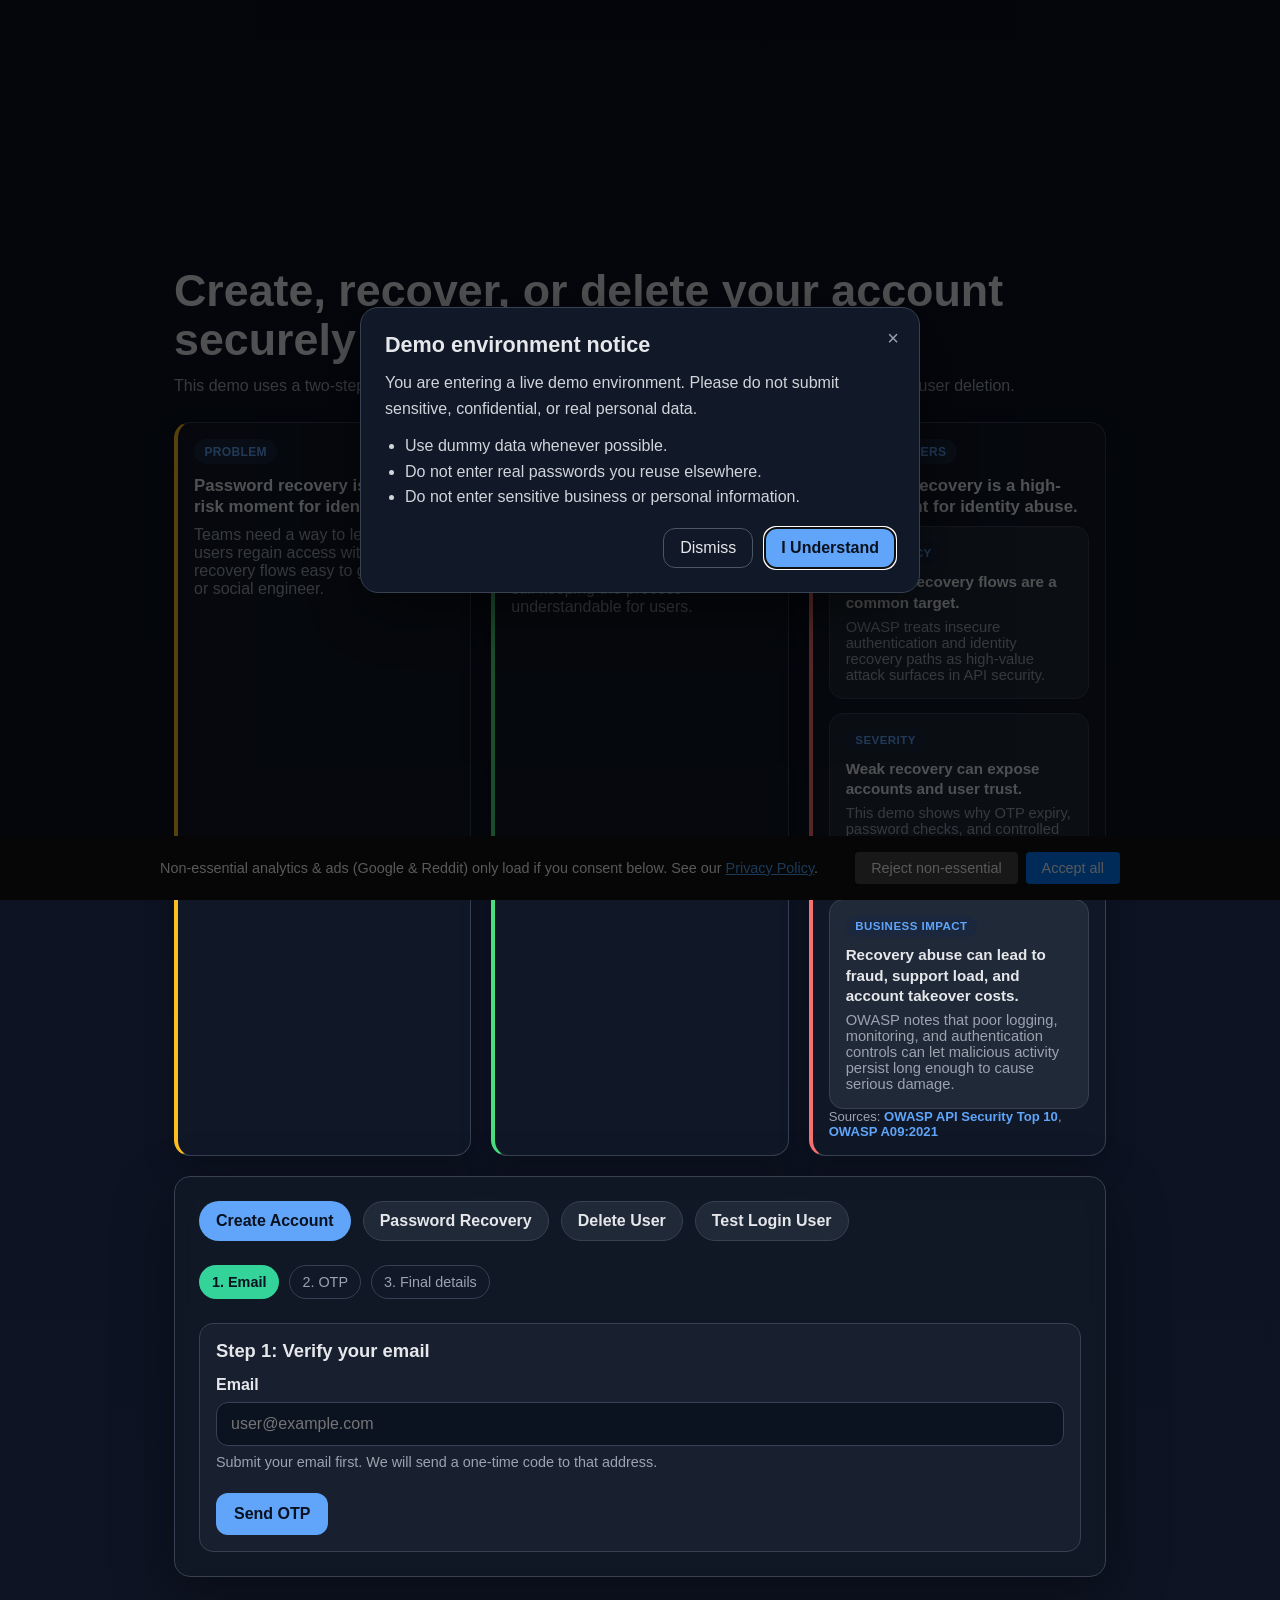
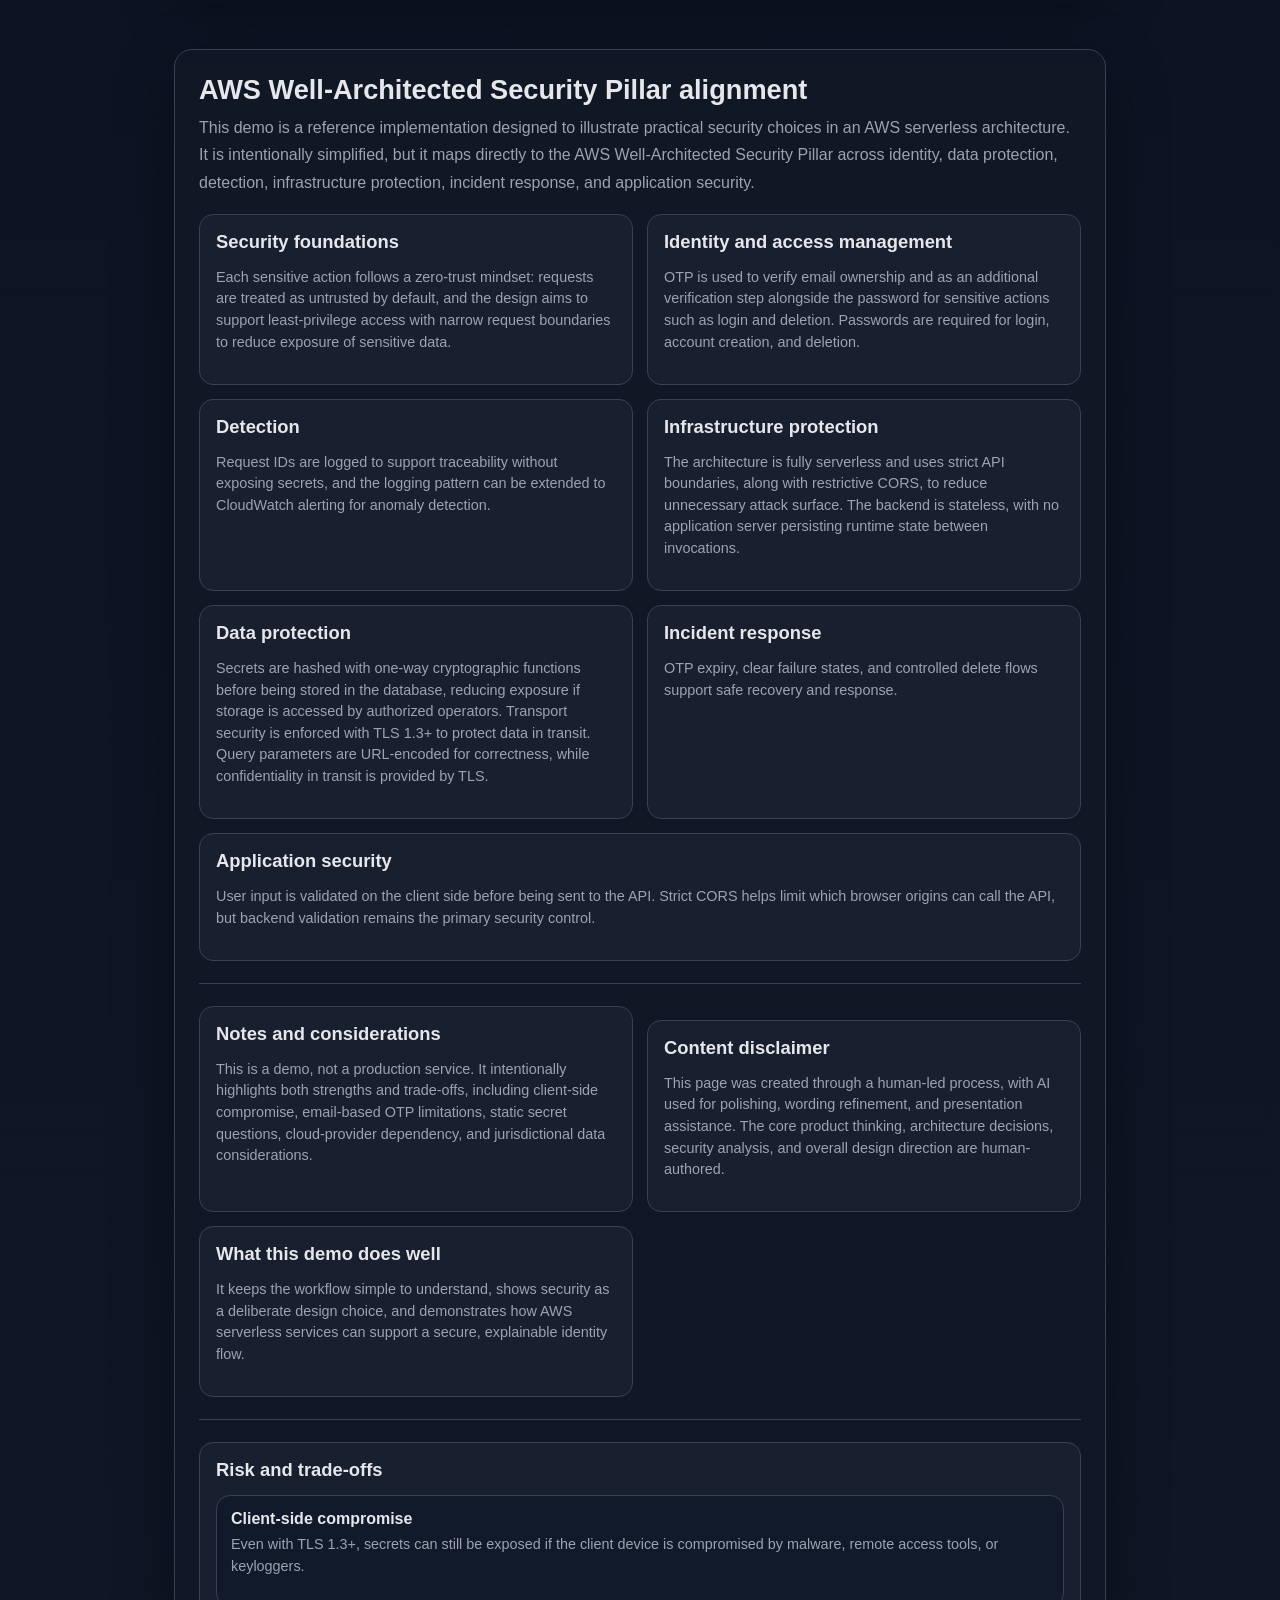
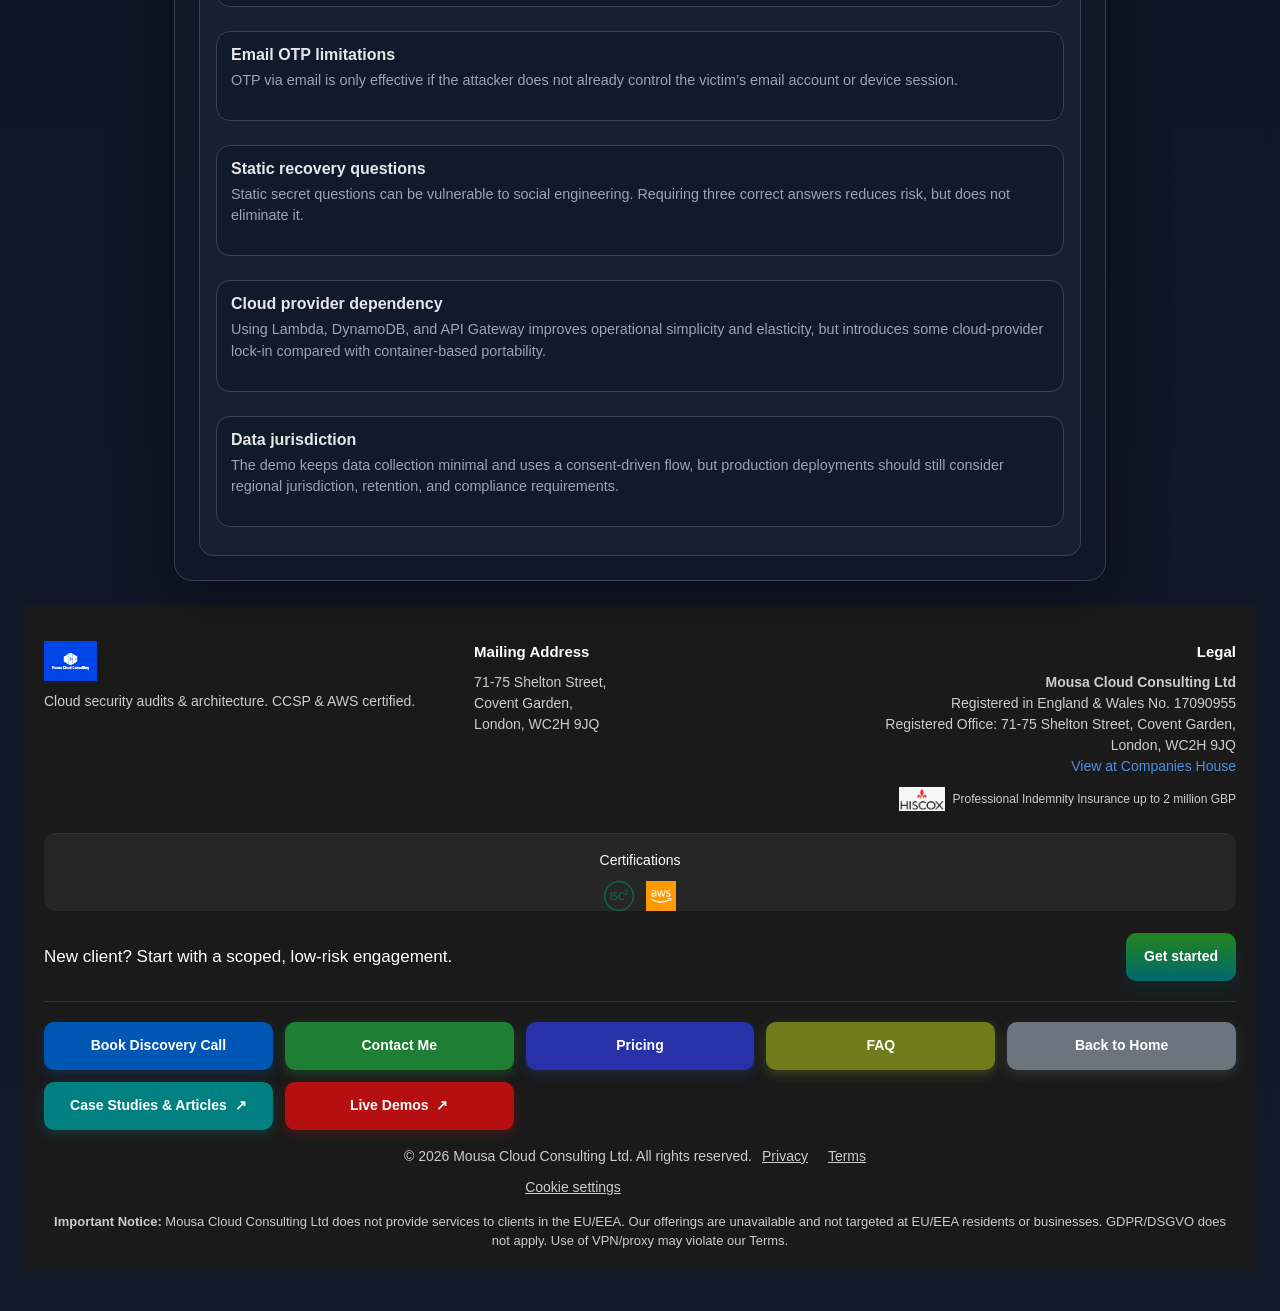
<file: password-recovery/index.html>
<!DOCTYPE html>
<html lang="en">

<head>
    <meta charset="UTF-8" />
    <meta name="viewport" content="width=device-width, initial-scale=1.0" />
    <title>Identity Security Demo | AWS Serverless OTP Flow</title>
    <meta name="description"
        content="Explore a live identity security demo showing email OTP verification, password recovery, account deletion, request tracing, and AWS serverless security controls." />
    <meta name="color-scheme" content="light dark" />
    <link rel="canonical" href="https://architecture.mousa-cloud.com/identity-security-demo/" />

    <meta property="og:type" content="website" />
    <meta property="og:title" content="Identity Security Demo | AWS Serverless OTP Flow" />
    <meta property="og:description"
        content="Explore a live identity security demo showing email OTP verification, password recovery, account deletion, request tracing, and AWS serverless security controls." />
    <meta property="og:url" content="https://architecture.mousa-cloud.com/identity-security-demo/" />
    <meta property="og:image" content="https://architecture.mousa-cloud.com/assets/og/password-recovery.webp" />
    <meta property="og:site_name" content="Mousa Cloud Consulting Ltd" />

    <meta name="twitter:card" content="summary_large_image" />
    <meta name="twitter:title" content="Identity Security Demo | AWS Serverless OTP Flow" />
    <meta name="twitter:description"
        content="Explore a live identity security demo showing email OTP verification, password recovery, account deletion, request tracing, and AWS serverless security controls." />
    <meta name="twitter:image" content="https://architecture.mousa-cloud.com/assets/og/password-recovery.webp" />

    <link rel="preconnect" href="https://fonts.googleapis.com" />
    <link rel="preconnect" href="https://fonts.gstatic.com" crossorigin />
    <link
        href="https://fonts.googleapis.com/css2?family=Instrument+Serif:ital@0;1&family=Inter:wght@400;500;600;700;800&display=swap"
        rel="stylesheet" />
    <link rel="stylesheet" href="https://cdnjs.cloudflare.com/ajax/libs/font-awesome/6.0.0-beta3/css/all.min.css" />
    <link rel="icon" type="image/png" sizes="16x16" href="../assets/favicon-16x16.png" />
    <link rel="icon" type="image/png" sizes="32x32" href="../assets/favicon-32x32.png" />
    <link rel="apple-touch-icon" sizes="180x180" href="../assets/apple-touch-icon.png" />
    <link rel="icon" type="image/png" sizes="192x192" href="../assets/android-chrome-192x192.png" />
    <link rel="icon" type="image/png" sizes="512x512" href="../assets/android-chrome-512x512.png" />
    <link rel="shortcut icon" href="../assets/favicon.ico" />
    <style>
        :root {
            --bg: #0f172a;
            --panel: #111827;
            --panel-2: #1f2937;
            --text: #e5e7eb;
            --muted: #9ca3af;
            --accent: #60a5fa;
            --accent-2: #34d399;
            --border: #374151;
            --danger: #f87171;
            --success: #4ade80;
            --warning: #fbbf24;
            --surface: rgba(17, 24, 39, 0.92);
            --surface-2: rgba(31, 41, 55, 0.55);
            --surface-3: #0b1220;
            --primary: var(--accent);
            --primary-2: #08111f;
            --warn: var(--warning);
            --shadow: 0 20px 60px rgba(0, 0, 0, 0.35);
            --shadow-sm: 0 12px 32px rgba(0, 0, 0, 0.18);
        }

        * {
            box-sizing: border-box;
        }

        html {
            scroll-behavior: smooth;
            -webkit-text-size-adjust: 100%;
            text-size-adjust: 100%;
        }

        body {
            margin: 0;
            min-height: 100vh;
            padding: 32px 16px;
            font-family: Inter, system-ui, -apple-system, BlinkMacSystemFont, "Segoe UI", sans-serif;
            background: linear-gradient(180deg, #0b1120 0%, #111827 100%);
            color: var(--text);
        }

        button,
        input,
        textarea,
        select {
            font: inherit;
        }

        button {
            cursor: pointer;
        }

        .container {
            max-width: 980px;
            margin: 0 auto;
            padding: 20px;
        }

        .hero {
            margin-bottom: 24px;
        }

        .hero h1 {
            margin: 0 0 8px;
            font-size: clamp(1.75rem, 1.2rem + 2vw, 2.6rem);
            line-height: 1.1;
        }

        .hero p {
            margin: 0;
            color: var(--muted);
            line-height: 1.6;
        }

        .card {
            background: var(--surface);
            border: 1px solid var(--border);
            border-radius: 16px;
            padding: 18px;
            box-shadow: var(--shadow);
            backdrop-filter: blur(8px);
        }

        .tabs {
            display: flex;
            gap: 12px;
            margin-bottom: 24px;
            flex-wrap: wrap;
        }

        .tab {
            border: 1px solid var(--border);
            background: var(--panel-2);
            color: var(--text);
            border-radius: 999px;
            padding: 10px 16px;
            cursor: pointer;
            font-weight: 600;
        }

        .tab.active {
            background: var(--accent);
            color: #08111f;
            border-color: transparent;
        }

        .stepper {
            display: flex;
            gap: 10px;
            margin-bottom: 24px;
            flex-wrap: wrap;
        }

        .step {
            padding: 8px 12px;
            border-radius: 999px;
            background: var(--panel);
            border: 1px solid var(--border);
            color: var(--muted);
            font-size: 0.9rem;
        }

        .step.active {
            color: #08111f;
            background: var(--accent-2);
            border-color: transparent;
            font-weight: 700;
        }

        .grid,
        .grid-1 {
            display: grid;
            gap: 16px;
        }

        .grid {
            grid-template-columns: 1fr;
        }

        .grid-1 {
            grid-template-columns: 1fr;
        }

        .full {
            grid-column: 1 / -1;
        }

        label {
            display: block;
            margin-bottom: 8px;
            font-weight: 600;
        }

        input,
        textarea,
        select {
            width: 100%;
            background: var(--surface-3);
            color: var(--text);
            border: 1px solid var(--border);
            border-radius: 12px;
            padding: 12px 14px;
            outline: none;
        }

        input:focus,
        textarea:focus,
        select:focus {
            border-color: var(--accent);
            box-shadow: 0 0 0 3px rgba(96, 165, 250, 0.15);
        }

        .help {
            margin-top: 6px;
            color: var(--muted);
            font-size: 0.9rem;
            line-height: 1.5;
        }

        .panel {
            background: var(--surface-2);
            border: 1px solid var(--border);
            border-radius: 14px;
            padding: 16px;
        }

        .actions {
            display: flex;
            gap: 12px;
            flex-wrap: wrap;
            margin-top: 20px;
        }

        button.primary {
            background: var(--accent);
            color: #08111f;
            border: none;
            padding: 12px 18px;
            border-radius: 12px;
            font-weight: 700;
            cursor: pointer;
        }

        button.secondary {
            background: transparent;
            color: var(--text);
            border: 1px solid var(--border);
            padding: 12px 18px;
            border-radius: 12px;
            font-weight: 600;
            cursor: pointer;
        }

        button:disabled {
            opacity: 0.55;
            cursor: not-allowed;
        }

        .message {
            margin-top: 18px;
            padding: 14px 16px;
            border-radius: 12px;
            display: none;
            white-space: pre-wrap;
            line-height: 1.5;
        }

        .message.success {
            display: block;
            background: rgba(74, 222, 128, 0.12);
            border: 1px solid rgba(74, 222, 128, 0.3);
            color: var(--success);
        }

        .message.error {
            display: block;
            background: rgba(248, 113, 113, 0.12);
            border: 1px solid rgba(248, 113, 113, 0.3);
            color: var(--danger);
        }

        .message.info {
            display: block;
            background: rgba(96, 165, 250, 0.12);
            border: 1px solid rgba(96, 165, 250, 0.3);
            color: #93c5fd;
        }

        .hidden {
            display: none;
        }

        .secret-item {
            border: 1px solid var(--border);
            border-radius: 14px;
            padding: 14px;
            margin-bottom: 12px;
            background: rgba(15, 23, 42, 0.65);
        }

        .section-title {
            margin: 0 0 14px;
            font-size: 1.15rem;
        }

        .divider {
            height: 1px;
            background: var(--border);
            margin: 22px 0;
        }

        .site-header .header-inner {
            display: grid;
            place-items: center;
        }

        .secret-item input[readonly] {
            color: #e5e7eb;
            background: #0b1220;
            opacity: 1;
            -webkit-text-fill-color: #e5e7eb;
        }

        .password-wrap {
            position: relative;
        }

        .password-wrap input {
            width: 100%;
            padding-right: 48px;
        }

        .password-toggle {
            position: absolute;
            right: 12px;
            top: 50%;
            transform: translateY(-50%);
            border: none;
            background: transparent;
            color: var(--muted);
            cursor: pointer;
            padding: 6px;
            display: inline-flex;
            align-items: center;
            justify-content: center;
            z-index: 2;
        }

        .password-toggle:hover {
            color: var(--text);
        }

        .problem-solution {
            display: grid;
            gap: 1rem;
            margin: 1.25rem 0;
        }

        .ps-card {
            padding: 1rem;
            border: 1px solid var(--border);
            border-radius: 16px;
            background: var(--surface);
            box-shadow: var(--shadow-sm);
        }

        .ps-label {
            display: inline-flex;
            align-items: center;
            margin-bottom: 0.75rem;
            padding: 0.35rem 0.65rem;
            border-radius: 999px;
            font-size: 0.75rem;
            font-weight: 700;
            letter-spacing: 0.03em;
            text-transform: uppercase;
            background: color-mix(in srgb, var(--primary) 10%, var(--surface));
            color: var(--primary);
        }

        .ps-card h3 {
            margin: 0 0 0.5rem;
            font-size: 1.05rem;
            line-height: 1.25;
        }

        .ps-card p {
            margin: 0;
            color: var(--muted);
        }

        .ps-problem {
            border-left: 4px solid var(--warn);
        }

        .ps-solution {
            border-left: 4px solid var(--success);
        }

        .ps-impact {
            border-left: 4px solid var(--danger);
        }

        .ps-impact a {
            color: var(--primary);
            font-weight: 600;
            text-decoration: none;
        }

        .ps-impact a:hover {
            text-decoration: underline;
        }

        .impact-metrics {
            display: grid;
            gap: 0.875rem;
            margin-top: 0.25rem;
        }

        .impact-metric {
            padding: 0.95rem 1rem;
            border: 1px solid var(--border);
            border-radius: 14px;
            background: var(--panel-2);
        }

        .impact-kicker {
            display: inline-flex;
            align-items: center;
            margin-bottom: 0.5rem;
            padding: 0.3rem 0.6rem;
            border-radius: 999px;
            background: color-mix(in srgb, var(--primary) 10%, var(--surface));
            color: var(--primary);
            font-size: 0.72rem;
            font-weight: 700;
            letter-spacing: 0.04em;
            text-transform: uppercase;
        }

        .impact-metric strong {
            display: block;
            margin-bottom: 0.35rem;
            font-size: 0.95rem;
            line-height: 1.35;
        }

        .impact-metric p {
            margin: 0;
            color: var(--muted);
            font-size: 0.92rem;
        }

        .impact-source {
            margin-top: 0.9rem;
            color: var(--muted);
            font-size: 0.82rem;
        }

        .impact-source a {
            color: var(--primary);
            font-weight: 600;
        }

        .demo-note,
        .demo-note-footer {
            margin-top: 12px;
            color: var(--muted);
            font-size: 0.92rem;
            line-height: 1.5;
        }

        @media (min-width: 860px) {
            body {
                padding: 40px 24px;
            }

            .container {
                padding: 24px;
            }

            .hero h1 {
                font-size: clamp(2rem, 1.2rem + 2vw, 2.9rem);
            }

            .card {
                padding: 24px;
            }

            .grid {
                grid-template-columns: repeat(2, minmax(0, 1fr));
            }

            .problem-solution {
                grid-template-columns: repeat(3, minmax(0, 1fr));
                gap: 1.25rem;
            }
        }
    </style>
</head>

<body>

    <header class="site-header">
        <div class="container header-inner">
            <div class="brand">
                <div>
                    <a href="https://www.mousa-cloud.com">
                        <video autoplay muted>
                            <source src="../assets/resized-logo.mp4" type='video/mp4'>
                            Your browser does not support the video tag.
                        </video>
                    </a>
                </div>
            </div>
        </div>
    </header>

    <div class="container">
        <div class="hero">
            <h1>Create, recover, or delete your account securely</h1>
            <p>This demo uses a two-step email verification flow with OTP for account creation, password recovery, and
                user deletion.</p>
        </div>

        <section class="problem-solution" aria-labelledby="ps-heading">
            <h2 id="ps-heading" class="sr-only">Problem and solution</h2>

            <article class="ps-card ps-problem">
                <span class="ps-label">Problem</span>
                <h3>Password recovery is a high-risk moment for identity abuse.</h3>
                <p>
                    Teams need a way to let legitimate users regain access without making recovery flows easy to guess,
                    reuse,
                    or social engineer.
                </p>
            </article>

            <article class="ps-card ps-solution">
                <span class="ps-label">Solution</span>
                <h3>This demo simulates a secure OTP-based recovery flow.</h3>
                <p>
                    It shows how email verification, password checks, and controlled recovery steps can reduce risk
                    while still
                    keeping the process understandable for users.
                </p>
            </article>

            <article class="ps-card ps-impact">
                <span class="ps-label">Why it matters</span>
                <h3>Password recovery is a high-risk moment for identity abuse.</h3>

                <div class="impact-metrics">
                    <div class="impact-metric">
                        <span class="impact-kicker">Frequency</span>
                        <strong>Account recovery flows are a common target.</strong>
                        <p>OWASP treats insecure authentication and identity recovery paths as high-value attack
                            surfaces in API security.</p>
                    </div>

                    <div class="impact-metric">
                        <span class="impact-kicker">Severity</span>
                        <strong>Weak recovery can expose accounts and user trust.</strong>
                        <p>This demo shows why OTP expiry, password checks, and controlled recovery steps matter when
                            users need access restored safely.</p>
                    </div>

                    <div class="impact-metric">
                        <span class="impact-kicker">Business impact</span>
                        <strong>Recovery abuse can lead to fraud, support load, and account takeover costs.</strong>
                        <p>OWASP notes that poor logging, monitoring, and authentication controls can let malicious
                            activity persist long enough to cause serious damage.</p>
                    </div>
                </div>

                <p class="impact-source">
                    Sources: <a href="https://owasp.org/API-Security/" target="_blank" rel="noopener noreferrer">OWASP
                        API Security Top 10</a>,
                    <a href="https://owasp.org/Top10/2021/A09_2021-Security_Logging_and_Monitoring_Failures/"
                        target="_blank" rel="noopener noreferrer">OWASP A09:2021</a>
                </p>
            </article>
        </section>

        <div class="card">
            <div class="tabs">
                <button class="tab active" id="createTab" type="button">Create Account</button>
                <button class="tab" id="recoverTab" type="button">Password Recovery</button>
                <button class="tab" id="deleteTab" type="button">Delete User</button>
                <button class="tab" id="loginTab" type="button">Test Login User</button>
            </div>

            <div class="stepper" id="stepper">
                <div class="step active">1. Email</div>
                <div class="step">2. OTP</div>
                <div class="step">3. Final details</div>
            </div>

            <form id="accountForm">
                <input type="hidden" id="mode" value="create" />

                <div id="emailStep" class="grid-1">
                    <div class="panel">
                        <h2 class="section-title">Step 1: Verify your email</h2>
                        <div class="grid">
                            <div class="full">
                                <label for="email">Email</label>
                                <input id="email" name="email" type="email" placeholder="user@example.com" required />
                                <div class="help">Submit your email first. We will send a one-time code to that address.
                                </div>
                            </div>
                        </div>
                        <div class="actions">
                            <button type="button" class="primary" id="sendOtpBtn">Send OTP</button>
                        </div>
                    </div>
                </div>

                <div id="otpStep" class="grid-1 hidden">
                    <div class="panel">
                        <h2 class="section-title">Step 2: Enter the OTP</h2>
                        <div class="grid">
                            <div class="full">
                                <label for="otp">OTP</label>
                                <input id="otp" name="otp" type="text" inputmode="numeric" autocomplete="one-time-code"
                                    placeholder="123456" />
                                <div class="help">Enter the code you received by email to verify that you own this
                                    address.</div>
                            </div>
                        </div>
                        <div class="actions">
                            <button type="button" class="secondary" id="backToEmailBtn">Back</button>
                            <button type="button" class="primary" id="verifyOtpBtn">Verify OTP</button>
                        </div>
                    </div>
                </div>

                <div id="finalStep" class="grid-1 hidden">
                    <div class="panel">
                        <h2 class="section-title">Step 3: Complete the request</h2>

                        <div id="createFields">
                            <div class="grid">
                                <div class="full">
                                    <label for="password">Password</label>
                                    <div class="password-wrap">
                                        <input id="password" type="password" minlength="10"
                                            placeholder="At least 10 characters" />
                                        <button type="button" class="password-toggle" data-target="password"
                                            aria-label="Show password">
                                            <i class="fa-solid fa-eye"></i>
                                        </button>
                                    </div>
                                    <label for="passwordConfirm">Confirm Password</label>
                                    <input id="passwordConfirm" name="passwordConfirm" type="password" minlength="10"
                                        placeholder="At least 10 characters" />
                                    <div class="help">Your password will be hashed before storage.</div>
                                </div>
                            </div>

                            <div class="divider"></div>

                            <h3 class="section-title">Secret questions</h3>
                            <div id="secretQuestionsContainer"></div>
                        </div>

                        <div id="recoverFields" class="hidden">
                            <div class="grid">
                                <div class="full">
                                    <label for="newPassword">New password</label>
                                    <div class="password-wrap">
                                        <input id="newPassword" type="password" minlength="10"
                                            placeholder="At least 10 characters" />
                                        <button type="button" class="password-toggle" data-target="newPassword"
                                            aria-label="Show password">
                                            <i class="fa-solid fa-eye"></i>
                                        </button>
                                    </div>
                                    <label for="newPasswordConfirm">Confirm new password</label>
                                    <input id="newPasswordConfirm" name="newPasswordConfirm" type="password"
                                        minlength="10" placeholder="At least 10 characters" />
                                    <div class="help">Choose a new password for your recovered account.</div>
                                </div>
                            </div>

                            <div class="divider"></div>

                            <h3 class="section-title">Answer at least 3 secret questions.</h3>
                            <div id="recoveryQuestionsContainer"></div>
                        </div>

                        <div id="deleteFields" class="hidden">
                            <div class="grid">
                                <div class="full">
                                    <label for="deleteUserPassword">Password</label>
                                    <input id="deleteUserPassword" name="deleteUserPassword" type="password"
                                        minlength="10" placeholder="At least 10 characters" />
                                    <p class="help">This action will permanently delete your user record and OTP record
                                        after OTP verification.</p>
                                </div>
                            </div>
                        </div>


                        <div id="loginFields" class="hidden">
                            <label for="email">Input email</label>
                            <input id="email" name="email" type="email" placeholder="joe@example.com" />
                            <label for="loginPassword">Password</label>
                            <input id="loginPassword" name="loginPassword" type="password" minlength="10"
                                placeholder="At least 10 characters" />
                            <div class="help">Input your login password here.</div>
                        </div>

                        <div class="actions">
                            <button type="button" class="secondary" id="backToOtpBtn">Back</button>
                            <button type="submit" class="primary" id="submitBtn">Submit</button>
                        </div>
                    </div>
                </div>
            </form>

            <div id="message" class="message"></div>
        </div>
    </div>

    <script>
        const createTab = document.getElementById("createTab");
        const recoverTab = document.getElementById("recoverTab");
        const deleteTab = document.getElementById("deleteTab");
        const loginTab = document.getElementById("loginTab");
        const modeInput = document.getElementById("mode");

        const steps = document.querySelectorAll(".step");

        const emailStep = document.getElementById("emailStep");
        const otpStep = document.getElementById("otpStep");
        const finalStep = document.getElementById("finalStep");

        const sendOtpBtn = document.getElementById("sendOtpBtn");
        const verifyOtpBtn = document.getElementById("verifyOtpBtn");
        const backToEmailBtn = document.getElementById("backToEmailBtn");
        const backToOtpBtn = document.getElementById("backToOtpBtn");

        const emailInput = document.getElementById("email");
        const otpInput = document.getElementById("otp");
        const passwordInput = document.getElementById("password");
        const confirmPasswordInput = document.getElementById("passwordConfirm")
        const loginPasswordInput = document.getElementById("loginPassword")
        const newPasswordInput = document.getElementById("newPassword");
        const confirmNewPasswordInput = document.getElementById("newPasswordConfirm")
        const deleteUserPasswordInput = document.getElementById("deleteUserPassword")

        const createFields = document.getElementById("createFields");
        const recoverFields = document.getElementById("recoverFields");
        const deleteFields = document.getElementById("deleteFields");
        const loginFields = document.getElementById("loginFields")

        const secretQuestionsContainer = document.getElementById("secretQuestionsContainer");
        const recoveryQuestionsContainer = document.getElementById("recoveryQuestionsContainer");
        const message = document.getElementById("message");

        let otpVerified = false;
        let otpRequested = false;

        const createQuestionPrompts = [
            "What was your first pet named?",
            "What city were you born in?",
            "What is your favorite book?",
            "What was the name of your elementary school?",
            "What is your mother’s maiden name?"
        ];

        const recoveryQuestionPrompts = [
            "What was your first pet named?",
            "What city were you born in?",
            "What is your favorite book?",
            "What was the name of your elementary school?",
            "What is your mother’s maiden name?"
        ];

        function setMessage(type, text) {
            message.className = `message ${type}`;
            message.textContent = text;
        }

        function clearMessage() {
            message.className = "message";
            message.textContent = "";
        }

        function setStep(index) {
            steps.forEach((step, i) => step.classList.toggle("active", i === index));
        }

        function showMode(mode) {
            modeInput.value = mode;
            otpRequested = false;
            otpVerified = false;
            clearMessage();
            otpInput.value = "";
            emailInput.value = emailInput.value.trim();

            clearIrrelevantFields(mode);

            createTab.classList.toggle("active", mode === "create");
            recoverTab.classList.toggle("active", mode === "recover");
            deleteTab.classList.toggle("active", mode === "delete");
            loginTab.classList.toggle("active", mode === "login");

            createFields.classList.toggle("hidden", mode !== "create");
            recoverFields.classList.toggle("hidden", mode !== "recover");
            deleteFields.classList.toggle("hidden", mode !== "delete");
            loginFields.classList.toggle("hidden", mode !== "login")

            emailStep.classList.remove("hidden");
            otpStep.classList.add("hidden");
            finalStep.classList.add("hidden");
            setStep(0);
        }

        function buildSecretQuestions(container, prompts, answerPrefix) {
            container.innerHTML = "";
            prompts.forEach((prompt, index) => {
                const wrapper = document.createElement("div");
                wrapper.className = "secret-item";
                wrapper.innerHTML = `
                    <div class="grid">
                        <div class="full">
                            <label>Question ${index + 1}</label>
                                  <div class="question-prompt">${prompt}</div>
                        </div>
                        <div class="full">
                            <label for="${answerPrefix}${index}">Answer ${index + 1}</label>
                            <input id="${answerPrefix}${index}" type="text" placeholder="Your answer" />
                        </div>
                    </div>
                `;
                container.appendChild(wrapper);
            });
        }

        function clearIrrelevantFields(mode) {
            // Email/OTP are always kept until step 2, but clear them when switching modes
            if (mode !== "create" && mode !== "recover" && mode !== "delete" && mode !== "login") {
                emailInput.value = "";
                otpInput.value = "";
            }

            // Password fields
            if (mode !== "create") {
                passwordInput.value = "";
            }
            if (mode !== "recover") {
                newPasswordInput.value = "";
            }
            if (mode !== "login") {
                loginPasswordInput.value = "";
            }

            // Clear all answer inputs in both secret containers
            secretQuestionsContainer.querySelectorAll("input[type='text']").forEach(input => {
                if (input.id !== "email") input.value = "";
            });
            recoveryQuestionsContainer.querySelectorAll("input[type='text']").forEach(input => {
                if (input.id !== "email") input.value = "";
            });
        }

        function loadingButtonState() {

            const submitButton = document.getElementById("submitBtn");

            let originalLabel = submitButton.innerHTML;

            submitButton.disabled = true;

            submitButton.innerHTML = `<span class="spinner-border spinner-border-sm" aria-hidden="true"></span> Submitting...`;

            const form = document.getElementById("accountForm");

            form.setAttribute("aria-busy", "true");
        }

        buildSecretQuestions(secretQuestionsContainer, createQuestionPrompts, "createAnswer");
        buildSecretQuestions(recoveryQuestionsContainer, recoveryQuestionPrompts, "recoverAnswer");

        createTab.addEventListener("click", () => showMode("create"));
        recoverTab.addEventListener("click", () => showMode("recover"));
        deleteTab.addEventListener("click", () => showMode("delete"));
        loginTab.addEventListener("click", () => showMode("login"));

        sendOtpBtn.addEventListener("click", async () => {
            const email = emailInput.value.trim();
            if (!email) {
                setMessage("error", "Please enter a valid email address.");
                return;
            }

            clearMessage();
            setMessage("info", "Sending OTP to your email...");
            otpRequested = true;

            try {
                const encodedEmail = encodeURIComponent(email);

                await fetch(`https://liwwdqabb7.execute-api.us-east-1.amazonaws.com/Demo/verification?email=${encodedEmail}`, {
                    method: "POST",
                    headers: {
                        "Content-Type": "application/json"
                    }
                });

                setMessage("success", "OTP sent. Check your email and enter the code to continue.");
                emailStep.classList.add("hidden");
                otpStep.classList.remove("hidden");
                setStep(1);
            } catch (err) {
                setMessage("error", "Failed to send OTP. Please try again.");
            }
        });

        verifyOtpBtn.addEventListener("click", async () => {
            const email = emailInput.value.trim();
            const otp = otpInput.value.trim();

            if (!otpRequested) {
                setMessage("error", "Please request an OTP first.");
                return;
            }

            if (!email) {
                setMessage("error", "Please enter your email.");
                return;
            }

            if (!otp) {
                setMessage("error", "Please enter the OTP.");
                return;
            }

            clearMessage();
            setMessage("info", "Verifying OTP...");

            try {
                const response = await fetch(
                    "https://liwwdqabb7.execute-api.us-east-1.amazonaws.com/Demo/verification/confirm-otp",
                    {
                        method: "POST",
                        headers: {
                            "Content-Type": "application/json"
                        },
                        body: JSON.stringify({
                            email,
                            otp
                        })
                    }
                );

                if (!response.ok) {
                    throw new Error("OTP verification failed");
                }

                otpVerified = true;
                setMessage("success", "OTP verified successfully. You can now complete the form.");
                otpStep.classList.add("hidden");
                finalStep.classList.remove("hidden");
                setStep(2);
            } catch (err) {
                otpVerified = false;
                setMessage("error", "Invalid OTP. Please try again.");
            }
        });

        backToEmailBtn.addEventListener("click", () => {
            otpStep.classList.add("hidden");
            emailStep.classList.remove("hidden");
            setStep(0);
            clearMessage();
            clearAllForms();
            clearIrrelevantFields(modeInput.value);
        });

        backToOtpBtn.addEventListener("click", () => {
            finalStep.classList.add("hidden");
            otpStep.classList.add("hidden");
            emailStep.classList.remove("hidden");
            setStep(0);
            clearMessage();
            otpVerified = false;
            otpRequested = false;
            otpInput.value = "";
            clearIrrelevantFields(modeInput.value);
            clearAllForms();
        });

        document.getElementById("accountForm").addEventListener("submit", async (e) => {
            e.preventDefault();

            if (!otpVerified) {
                setMessage("error", "Please verify your OTP before submitting.");
                return;
            }

            const email = emailInput.value.trim();
            const otp = otpInput.value.trim();
            const mode = modeInput.value;

            const submitButton = document.getElementById("submitBtn");

            let originalLabel = submitButton.innerHTML;

            try {
                if (mode === "create") {
                    const password = passwordInput.value;

                    const confirmPassword = confirmPasswordInput.value;

                    if (!password || password.length < 10) {
                        setMessage("error", "Password must be at least 10 characters long.");
                        return;
                    }


                    if (password !== confirmPassword) {
                        setMessage("error", "Passwords are not identical. Double check the password fields. Both passwords must be the same.");
                        return;
                    }

                    const secret_questions = Array.from(secretQuestionsContainer.querySelectorAll(".secret-item")).map((item, index) => {
                        const question = createQuestionPrompts[index];
                        const answerInput = item.querySelector(`#createAnswer${index}`);
                        return { question, answer: answerInput.value.trim() };
                    });

                    if (secret_questions.some(q => !q.answer)) {
                        setMessage("error", "Please answer all secret questions.");
                        return;
                    }

                    loadingButtonState();

                    const res = await fetch("https://liwwdqabb7.execute-api.us-east-1.amazonaws.com/Demo/users", {
                        method: "POST",
                        headers: { "Content-Type": "application/json" },
                        body: JSON.stringify({
                            email,
                            otp,
                            password,
                            secret_questions
                        })
                    });

                    if (!res.ok) throw new Error("Request Failed");
                    setMessage("success", "Account creation request submitted successfully. (OTP had been invalidated and cannot be reused)");
                    clearAllForms();
                    clearIrrelevantFields(modeInput.value);
                } else if (mode === "recover") {
                    const newPassword = newPasswordInput.value;

                    const newPasswordConfirm = confirmNewPasswordInput.value;

                    if (!newPassword || newPassword.length < 10) {
                        setMessage("error", "New password must be at least 10 characters long.");
                        return;
                    }

                    if (newPassword !== newPasswordConfirm) {
                        setMessage("error", "Passwords are not identical. Double check the password fields. Both passwords must be the same.");
                        return;
                    }

                    const secret_questions = Array.from(recoveryQuestionsContainer.querySelectorAll(".secret-item")).map((item, index) => {
                        const question = recoveryQuestionPrompts[index];
                        const answerInput = item.querySelector(`#recoverAnswer${index}`);
                        return { question, answer: answerInput.value.trim() };
                    });

                    const answered = secret_questions.filter(q => q.answer).length;
                    if (answered < 3) {
                        setMessage("error", "Please answer at least 3 secret questions.");
                        return;
                    }

                    loadingButtonState();

                    const res = await fetch("https://liwwdqabb7.execute-api.us-east-1.amazonaws.com/Demo/password/reset", {
                        method: "PUT",
                        headers: { "Content-Type": "application/json" },
                        body: JSON.stringify({
                            email,
                            otp,
                            new_password: newPassword,
                            secret_questions
                        })
                    });

                    if (!res.ok) throw new Error("Request failed");
                    setMessage("success", "Password recovery request submitted successfully. (OTP had been invalidated and cannot be reused)");
                    clearAllForms();
                    clearIrrelevantFields(modeInput.value);
                } else if (mode === "delete") {
                    const password = deleteUserPasswordInput.value;
                    if (!password || password.length < 10) {
                        setMessage("error", "Password must be at least 10 characters long...");
                        return;
                    }

                    loadingButtonState();

                    const res = await fetch("https://liwwdqabb7.execute-api.us-east-1.amazonaws.com/Demo/users", {
                        method: "DELETE",
                        headers: { "Content-Type": "application/json" },
                        body: JSON.stringify({
                            email,
                            otp,
                            password
                        })
                    });

                    if (!res.ok) throw new Error("Request failed");
                    setMessage("success", "User deletion request submitted successfully.");
                    clearAllForms();
                    clearIrrelevantFields(modeInput.value);
                } else {

                    const loginPassword = loginPasswordInput.value.trim();

                    if (!loginPassword || loginPassword.length < 10) {
                        setMessage("error", "Password must be at least 10 characters long.");
                        return;
                    }

                    loadingButtonState();

                    const res = await fetch("https://liwwdqabb7.execute-api.us-east-1.amazonaws.com/Demo/auth/login", {
                        method: "POST",
                        headers: { "Content-Type": "application/json" },
                        body: JSON.stringify({
                            email,
                            loginPassword,
                            otp
                        })
                    });

                    if (!res.ok) throw new Error("Request failed");
                    setMessage("success", "User email and password are valid");
                    clearAllForms();

                }
            } catch (err) {
                setMessage("error", err.message || "Request failed.");
            } finally {
                submitButton.disabled = false;
                submitButton.innerHTML = originalLabel;
                document.getElementById("accountForm").setAttribute("aria-busy", "false");
            }
        });

        function clearAllForms() {
            document.querySelectorAll('form').forEach(form => form.reset());

            document.querySelectorAll('input, textarea, select').forEach(field => {
                if (field.type === 'checkbox' || field.type === 'radio') {
                    field.checked = false;
                } else {
                    field.value = '';
                    if (field.type === 'password') field.type = 'password';
                }
            });

            document.querySelectorAll('.password-toggle i').forEach(icon => {
                icon.classList.remove('fa-eye-slash');
                icon.classList.add('fa-eye');
            });

        }


        showMode("create");
    </script>

    <section class="container" style="margin-top:24px;">
        <div class="card" style="border-radius:18px;">
            <div class="hero" style="margin-bottom:18px;">
                <h2 style="margin:0 0 8px; font-size:1.7rem;">AWS Well-Architected Security Pillar alignment</h2>
                <p style="margin:0; color:var(--muted); line-height:1.7;">
                    This demo is a reference implementation designed to illustrate practical security choices in an AWS
                    serverless architecture. It is intentionally simplified, but it maps directly to the AWS
                    Well-Architected
                    Security Pillar across identity, data protection, detection, infrastructure protection, incident
                    response,
                    and application security.
                </p>
            </div>

            <div style="display:grid; grid-template-columns:repeat(2,minmax(0,1fr)); gap:14px;">
                <div class="panel">
                    <h3 class="section-title">Security foundations</h3>
                    <p class="help">Each sensitive action follows a zero-trust mindset: requests are treated as
                        untrusted by default, and the design aims to support least-privilege access with narrow request
                        boundaries to reduce exposure of sensitive data.</p>
                </div>
                <div class="panel">
                    <h3 class="section-title">Identity and access management</h3>
                    <p class="help">OTP is used to verify email ownership and as an additional verification step
                        alongside the password for sensitive actions such as login and deletion. Passwords are required
                        for login, account creation, and deletion.</p>
                </div>
                <div class="panel">
                    <h3 class="section-title">Detection</h3>
                    <p class="help">Request IDs are logged to support traceability without exposing secrets, and the
                        logging pattern can be extended to CloudWatch alerting for anomaly detection.</p>
                </div>
                <div class="panel">
                    <h3 class="section-title">Infrastructure protection</h3>
                    <p class="help">The architecture is fully serverless and uses strict API boundaries, along with
                        restrictive CORS, to reduce unnecessary attack surface. The backend is stateless, with no
                        application server persisting runtime state between invocations.</p>
                </div>
                <div class="panel">
                    <h3 class="section-title">Data protection</h3>
                    <p class="help">Secrets are hashed with one-way cryptographic functions before being stored in the
                        database, reducing exposure if storage is accessed by authorized operators. Transport security
                        is enforced with TLS 1.3+ to protect data in transit. Query parameters are URL-encoded for
                        correctness, while confidentiality in transit is provided by TLS.</p>
                </div>
                <div class="panel">
                    <h3 class="section-title">Incident response</h3>
                    <p class="help">OTP expiry, clear failure states, and controlled delete flows support safe recovery
                        and response.</p>
                </div>
                <div class="panel" style="grid-column:1 / -1;">
                    <h3 class="section-title">Application security</h3>
                    <p class="help">User input is validated on the client side before being sent to the API. Strict CORS
                        helps limit which browser origins can call the API, but backend validation remains the primary
                        security control.</p>
                </div>
            </div>

            <div class="divider"></div>

            <div class="grid" style="grid-template-columns:1fr 1fr; gap:14px;">
                <div class="panel">
                    <h3 class="section-title">Notes and considerations</h3>
                    <p class="help">This is a demo, not a production service. It intentionally highlights both strengths
                        and trade-offs, including client-side compromise, email-based OTP limitations, static secret
                        questions, cloud-provider dependency, and jurisdictional data considerations.</p>
                </div>
                <div class="panel" style="margin-top:14px;">
                    <h3 class="section-title">Content disclaimer</h3>
                    <p class="help">This page was created through a human-led process, with AI used for polishing,
                        wording refinement, and presentation assistance. The core product thinking, architecture
                        decisions, security analysis, and overall design direction are human-authored.</p>
                </div>

                <div class="panel">
                    <h3 class="section-title">What this demo does well</h3>
                    <p class="help">It keeps the workflow simple to understand, shows security as a deliberate design
                        choice, and demonstrates how AWS serverless services can support a secure, explainable identity
                        flow.</p>
                </div>
            </div>

            <div class="divider"></div>

            <div class="panel">
                <h3 class="section-title">Risk and trade-offs</h3>
                <div class="grid" style="grid-template-columns:1fr; gap:12px;">
                    <div class="secret-item">
                        <strong>Client-side compromise</strong>
                        <p class="help">Even with TLS 1.3+, secrets can still be exposed if the client device is
                            compromised by malware, remote access tools, or keyloggers.</p>
                    </div>
                    <div class="secret-item">
                        <strong>Email OTP limitations</strong>
                        <p class="help">OTP via email is only effective if the attacker does not already control the
                            victim’s email account or device session.</p>
                    </div>
                    <div class="secret-item">
                        <strong>Static recovery questions</strong>
                        <p class="help">Static secret questions can be vulnerable to social engineering. Requiring three
                            correct answers reduces risk, but does not eliminate it.</p>
                    </div>
                    <div class="secret-item">
                        <strong>Cloud provider dependency</strong>
                        <p class="help">Using Lambda, DynamoDB, and API Gateway improves operational simplicity and
                            elasticity, but introduces some cloud-provider lock-in compared with container-based
                            portability.</p>
                    </div>
                    <div class="secret-item">
                        <strong>Data jurisdiction</strong>
                        <p class="help">The demo keeps data collection minimal and uses a consent-driven flow, but
                            production deployments should still consider regional jurisdiction, retention, and
                            compliance requirements.</p>
                    </div>
                </div>
            </div>
        </div>
    </section>


    <div id="cookie-banner" style="position:fixed;bottom:0;left:0;right:0;background:#111;color:#fff;
            padding:1rem;z-index:9999;display:none;font-size:0.9rem;">
        <div style="max-width:960px;margin:0 auto;display:flex;flex-wrap:wrap;
              gap:0.75rem;align-items:center;">
            <p style="flex:1;margin:0;">
                Non-essential analytics & ads (Google & Reddit) only load if you consent below. See our
                <a href="privacy-policy.html" style="color:#4ea3ff;">Privacy Policy</a>.
            </p>
            <div style="display:flex;gap:0.5rem;flex-wrap:wrap;">
                <button id="cookie-reject" style="background:#444;color:#fff;border:none;padding:0.5rem 1rem;
                     border-radius:4px;cursor:pointer;">
                    Reject non‑essential
                </button>
                <button id="cookie-accept" style="background:#007bff;color:#fff;border:none;padding:0.5rem 1rem;
                     border-radius:4px;cursor:pointer;">
                    Accept all
                </button>
            </div>
        </div>
    </div>

    <link rel="stylesheet" href="../css/demo-disclaimer.css">
    <script defer src="../js/demo-disclaimer.js"></script>


    <script src="js/helpers.js"></script>

    <script src="../js/common.js"></script>

    <script src="../js/cookie-consent.js"></script>

    <script>
        fetch('footer.html')
            .then(response => response.text())
            .then(data => {
                document.getElementById('footer-placeholder').outerHTML = data;
            });
    </script>


    <div id="footer-placeholder"></div>
</body>

</html>
</file>
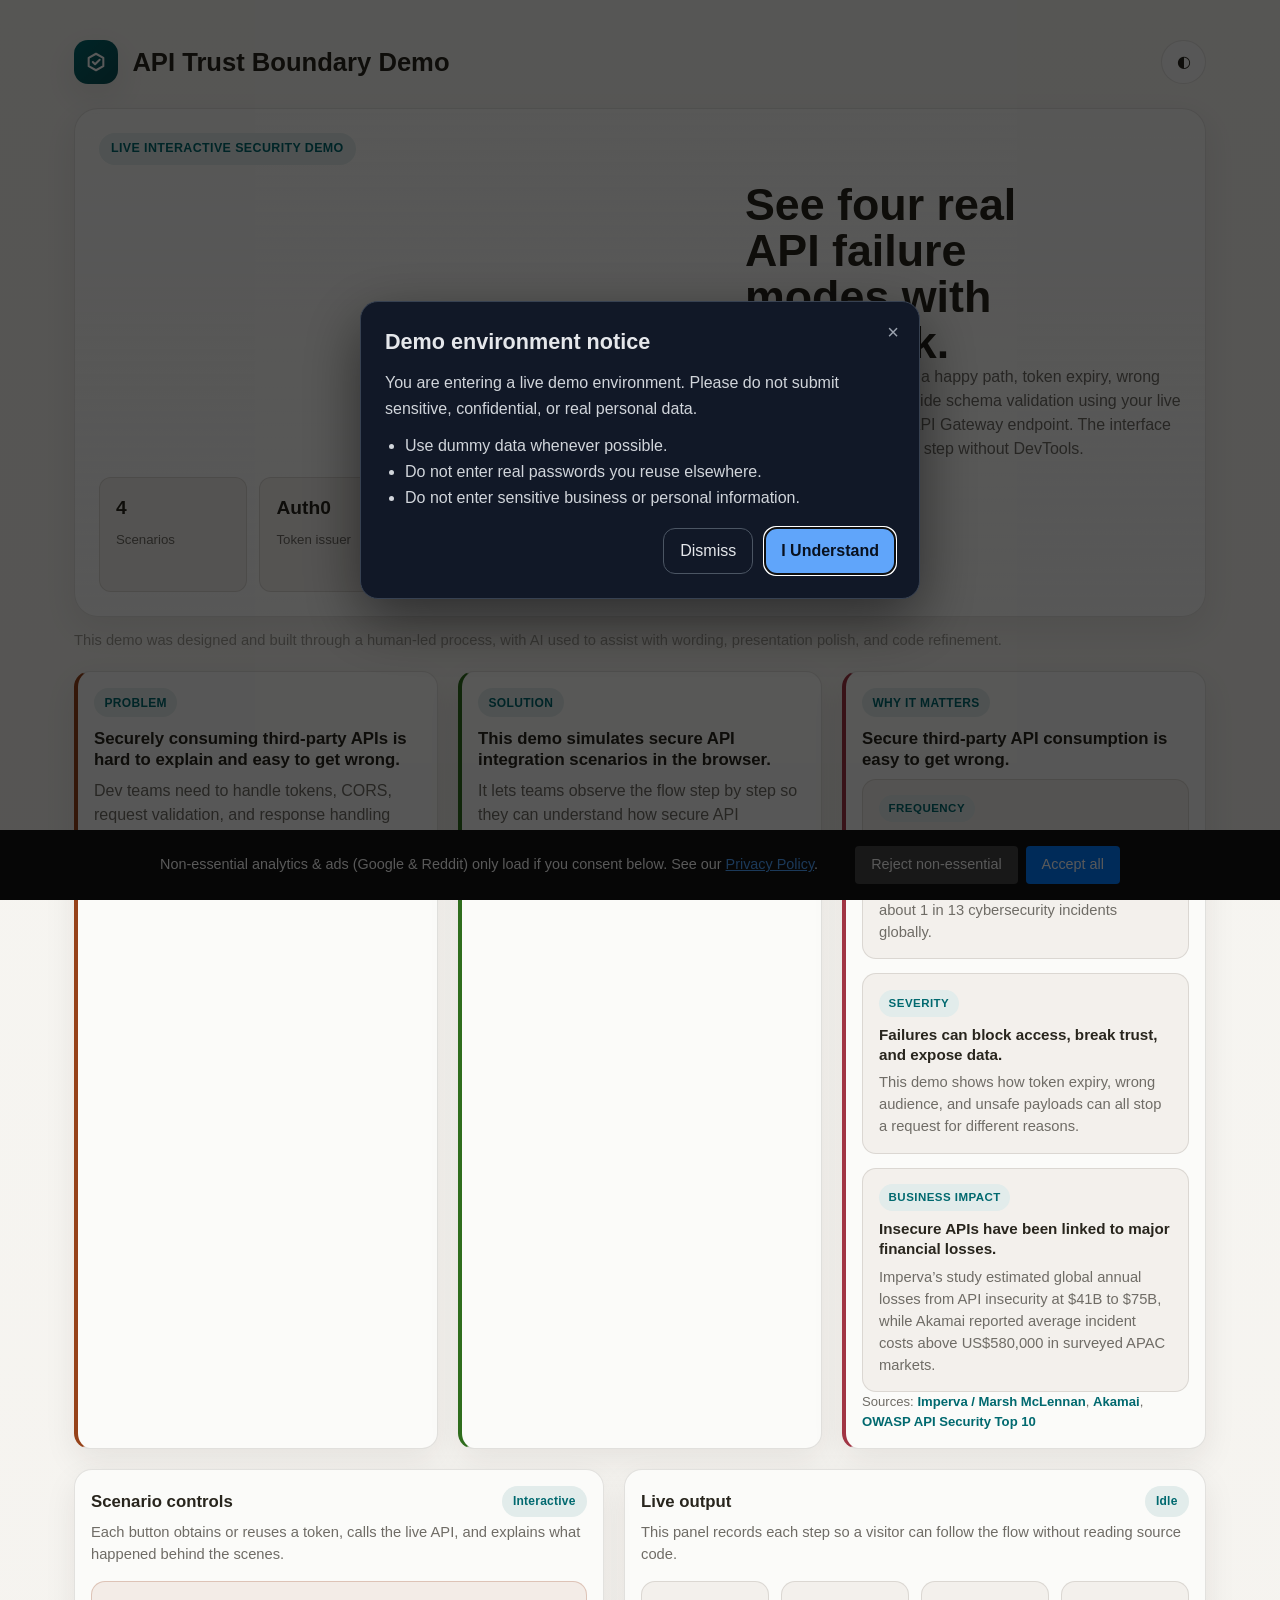
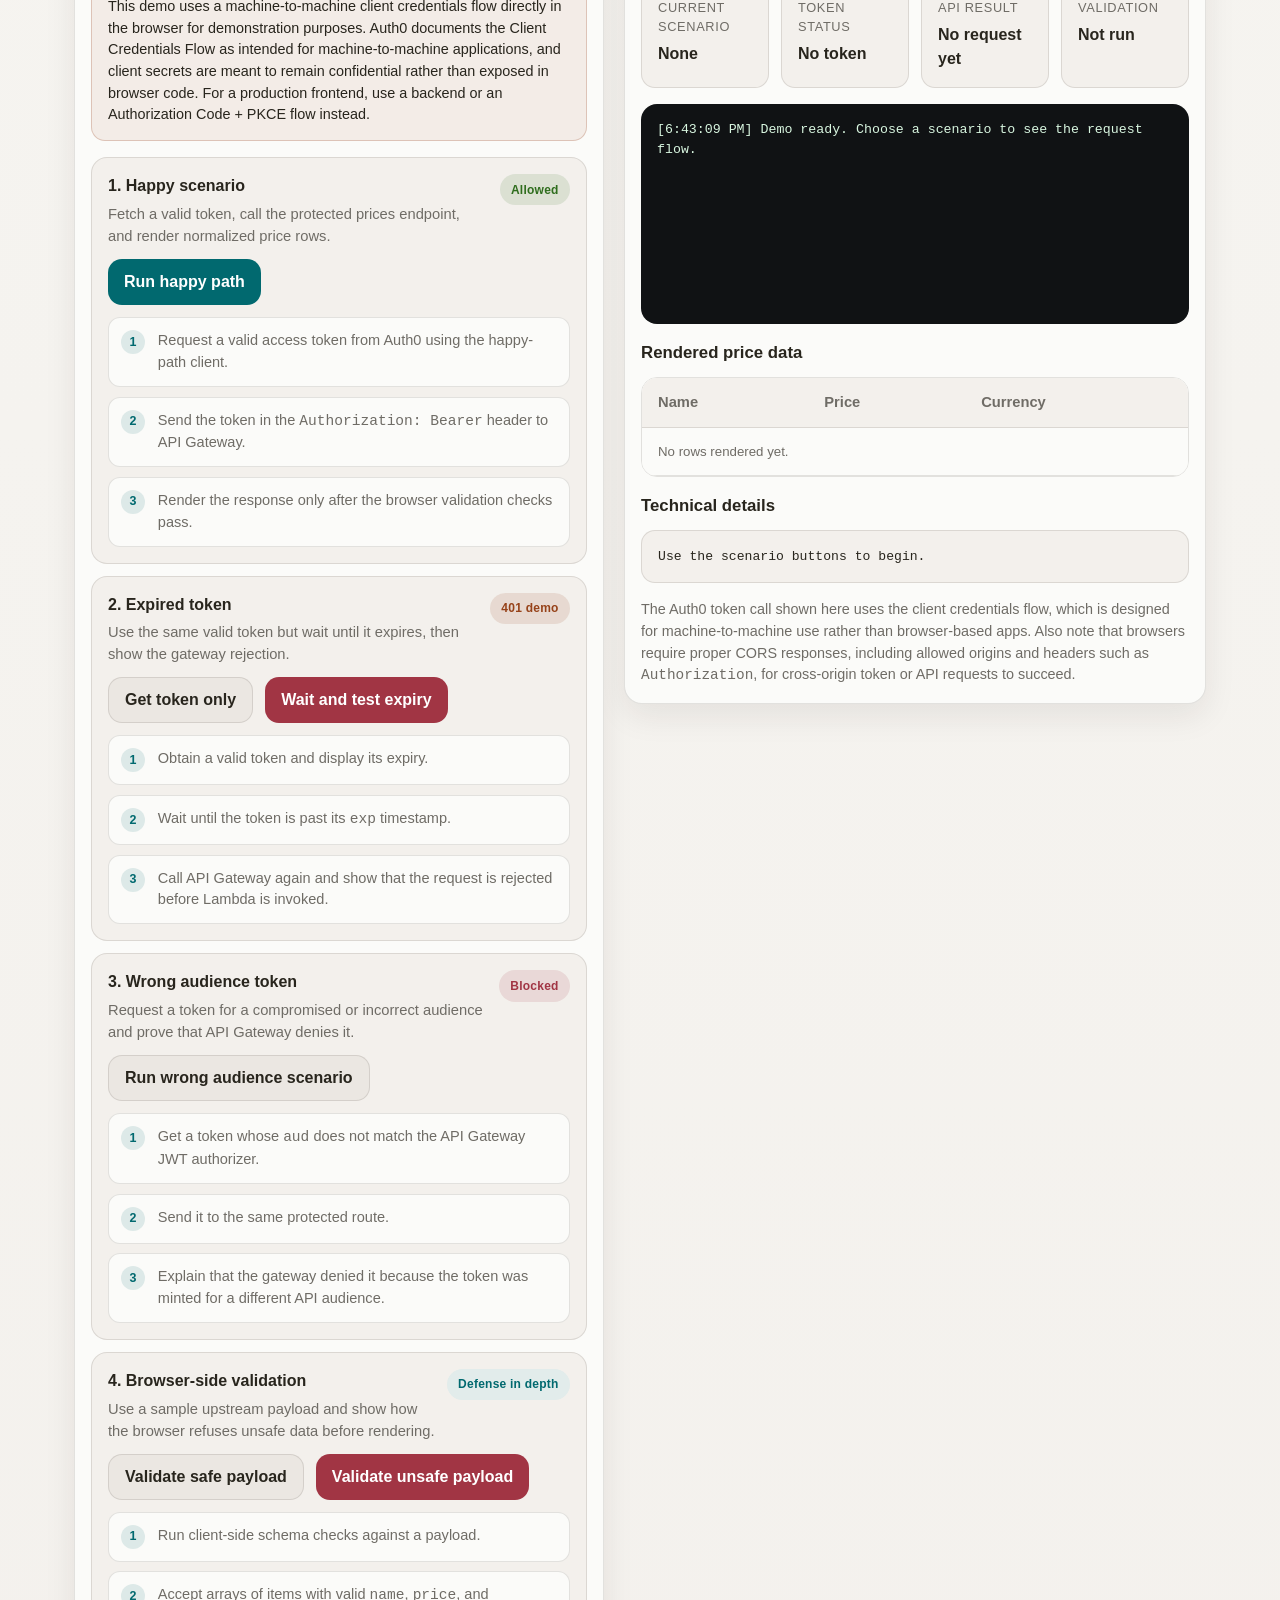
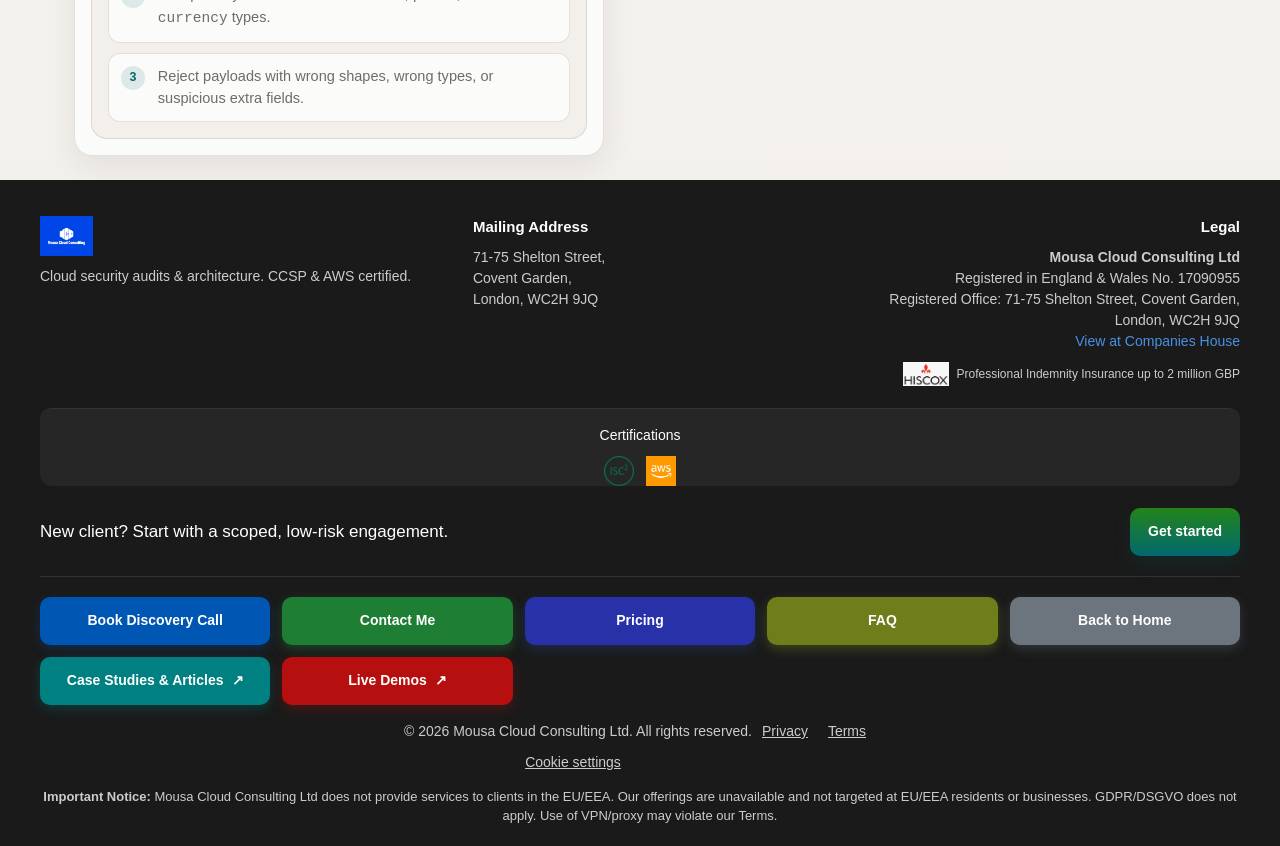
<file: secure-api-integration/index.html>
<!DOCTYPE html>
<html lang="en" data-theme="light">

<head>
  <meta charset="UTF-8" />
  <meta name="viewport" content="width=device-width, initial-scale=1.0" />
  <title>API Security Demo | Secure AWS Integration</title>
  <meta name="description"
    content="Explore a live API security demo showing secure request handling, controlled access, and AWS serverless integration in practice." />
  <meta name="color-scheme" content="light dark" />
  <link rel="canonical" href="https://architecture.mousa-cloud.com/secure-api-integration/" />

  <meta property="og:type" content="website" />
  <meta property="og:title" content="API Security Demo | Secure AWS Integration" />
  <meta property="og:description"
    content="Explore a live API security demo showing secure request handling, controlled access, and AWS serverless integration in practice." />
  <meta property="og:url" content="https://architecture.mousa-cloud.com/secure-api-integration/" />
  <meta property="og:image" content="https://architecture.mousa-cloud.com/assets/og/api-security-demo.webp" />
  <meta property="og:site_name" content="Mousa Cloud Consulting Ltd" />

  <meta name="twitter:card" content="summary_large_image" />
  <meta name="twitter:title" content="API Security Demo | Secure AWS Integration" />
  <meta name="twitter:description"
    content="Explore a live API security demo showing secure request handling, controlled access, and AWS serverless integration in practice." />
  <meta name="twitter:image" content="https://architecture.mousa-cloud.com/assets/og/api-security-demo.webp" />

  <link rel="preconnect" href="https://fonts.googleapis.com" />
  <link rel="preconnect" href="https://fonts.gstatic.com" crossorigin />
  <link
    href="https://fonts.googleapis.com/css2?family=Instrument+Serif:ital@0;1&family=Inter:wght@400;500;600;700;800&display=swap"
    rel="stylesheet" />
  <link rel="stylesheet" href="https://cdnjs.cloudflare.com/ajax/libs/font-awesome/6.0.0-beta3/css/all.min.css" />
  <link rel="icon" type="image/png" sizes="16x16" href="../assets/favicon-16x16.png" />
  <link rel="icon" type="image/png" sizes="32x32" href="../assets/favicon-32x32.png" />
  <link rel="apple-touch-icon" sizes="180x180" href="../assets/apple-touch-icon.png" />
  <link rel="icon" type="image/png" sizes="192x192" href="../assets/android-chrome-192x192.png" />
  <link rel="icon" type="image/png" sizes="512x512" href="../assets/android-chrome-512x512.png" />
  <link rel="shortcut icon" href="../assets/favicon.ico" />

  <style>
    :root,
    [data-theme="light"] {
      --bg: #f7f6f2;
      --surface: #fbfbf9;
      --surface-2: #f3f0ec;
      --surface-3: #ebe7e2;
      --text: #28251d;
      --muted: #6f6c66;
      --faint: #9e9b94;
      --border: rgba(40, 37, 29, 0.12);
      --primary: #01696f;
      --primary-2: #0c4e54;
      --primary-highlight: #dbe9e7;
      --success: #2f6d1d;
      --warn: #964219;
      --danger: #a13544;
      --shadow: 0 12px 32px rgba(32, 28, 22, 0.08);
      --radius: 18px;
      --radius-sm: 12px;
      --space-1: 0.25rem;
      --space-2: 0.5rem;
      --space-3: 0.75rem;
      --space-4: 1rem;
      --space-5: 1.25rem;
      --space-6: 1.5rem;
      --space-8: 2rem;
      --space-10: 2.5rem;
      --space-12: 3rem;
    }

    [data-theme="dark"] {
      --bg: #171614;
      --surface: #1e1c1a;
      --surface-2: #23211f;
      --surface-3: #2b2927;
      --text: #ece7df;
      --muted: #b2ada6;
      --faint: #8b877f;
      --border: rgba(255, 255, 255, 0.11);
      --primary: #59aab1;
      --primary-2: #7bc5cb;
      --primary-highlight: #2a3d3f;
      --success: #7fc45f;
      --warn: #d58b58;
      --danger: #ef8e9b;
      --shadow: 0 16px 40px rgba(0, 0, 0, 0.28);
    }

    * {
      box-sizing: border-box;
    }

    html {
      scroll-behavior: smooth;
      -webkit-text-size-adjust: 100%;
      text-size-adjust: 100%;
    }

    body {
      margin: 0;
      font-family: Inter, system-ui, sans-serif;
      background: linear-gradient(180deg, var(--bg), var(--surface-2));
      color: var(--text);
      line-height: 1.5;
    }

    button,
    input,
    textarea {
      font: inherit;
    }

    .app {
      max-width: 1180px;
      margin: 0 auto;
      padding: var(--space-4);
    }

    .topbar {
      display: flex;
      align-items: center;
      justify-content: space-between;
      gap: var(--space-4);
      padding: var(--space-4) 0 var(--space-6);
    }

    .brand {
      display: flex;
      align-items: center;
      gap: 0.9rem;
      min-width: 0;
    }

    .logo {
      width: 44px;
      height: 44px;
      border-radius: 14px;
      display: grid;
      place-items: center;
      background: linear-gradient(135deg, var(--primary), var(--primary-2));
      color: #fff;
      box-shadow: var(--shadow);
      flex: 0 0 auto;
    }

    .brand h1 {
      margin: 0;
      font-size: clamp(1.15rem, 1rem + 0.9vw, 1.6rem);
      line-height: 1.1;
    }

    .brand p {
      margin: 0.2rem 0 0;
      color: var(--muted);
      font-size: 0.92rem;
    }

    .theme-toggle {
      min-width: 44px;
      min-height: 44px;
      padding: 0 0.9rem;
      border: 1px solid var(--border);
      border-radius: 999px;
      background: var(--surface);
      color: var(--text);
      cursor: pointer;
    }

    .hero {
      display: grid;
      gap: var(--space-4);
      padding: var(--space-6);
      background: linear-gradient(180deg, color-mix(in srgb, var(--surface) 84%, transparent), var(--surface));
      border: 1px solid var(--border);
      border-radius: calc(var(--radius) + 6px);
      box-shadow: var(--shadow);
    }

    .eyebrow {
      display: inline-flex;
      align-items: center;
      gap: 0.5rem;
      width: fit-content;
      padding: 0.4rem 0.75rem;
      border-radius: 999px;
      background: color-mix(in srgb, var(--primary) 10%, var(--surface));
      color: var(--primary);
      font-weight: 700;
      font-size: 0.78rem;
      letter-spacing: 0.03em;
      text-transform: uppercase;
    }

    .hero h2 {
      margin: 0;
      font-size: clamp(1.7rem, 1.2rem + 2vw, 3.4rem);
      line-height: 1.03;
      max-width: 12ch;
    }

    .hero p {
      margin: 0;
      max-width: 66ch;
      color: var(--muted);
    }

    .hero-grid {
      display: grid;
      gap: var(--space-4);
    }

    .stats {
      display: grid;
      grid-template-columns: 1fr;
      gap: var(--space-3);
    }

    .stat {
      background: var(--surface-2);
      border: 1px solid var(--border);
      border-radius: var(--radius-sm);
      padding: var(--space-4);
    }

    .stat strong {
      display: block;
      margin-bottom: 0.25rem;
      font-size: 1.2rem;
    }

    .layout {
      display: grid;
      gap: var(--space-5);
      margin-top: var(--space-5);
    }

    .panel {
      background: var(--surface);
      border: 1px solid var(--border);
      border-radius: var(--radius);
      box-shadow: var(--shadow);
      overflow: hidden;
    }

    .panel-head {
      display: flex;
      justify-content: space-between;
      align-items: center;
      gap: var(--space-3);
      padding: var(--space-4) var(--space-4) 0;
    }

    .panel h3 {
      margin: 0;
      font-size: 1.05rem;
    }

    .panel-sub {
      margin: 0;
      padding: 0.25rem var(--space-4) var(--space-4);
      color: var(--muted);
      font-size: 0.92rem;
    }

    .scenario-list {
      display: grid;
      gap: var(--space-3);
      padding: 0 var(--space-4) var(--space-4);
    }

    .scenario {
      display: grid;
      gap: var(--space-3);
      padding: var(--space-4);
      background: var(--surface-2);
      border: 1px solid var(--border);
      border-radius: 16px;
    }

    .scenario-top {
      display: flex;
      justify-content: space-between;
      align-items: flex-start;
      gap: var(--space-3);
    }

    .scenario-title {
      margin: 0;
      font-size: 1rem;
    }

    .scenario-desc {
      margin: 0.3rem 0 0;
      color: var(--muted);
      font-size: 0.92rem;
    }

    .badge {
      display: inline-flex;
      align-items: center;
      justify-content: center;
      padding: 0.35rem 0.65rem;
      border-radius: 999px;
      border: 1px solid transparent;
      font-size: 0.75rem;
      font-weight: 700;
      letter-spacing: 0.02em;
      white-space: nowrap;
    }

    .badge.success {
      background: rgba(47, 109, 29, 0.12);
      color: var(--success);
    }

    .badge.warn {
      background: rgba(150, 66, 25, 0.13);
      color: var(--warn);
    }

    .badge.danger {
      background: rgba(161, 53, 68, 0.13);
      color: var(--danger);
    }

    .badge.info {
      background: color-mix(in srgb, var(--primary) 10%, var(--surface));
      color: var(--primary);
    }

    .scenario-actions {
      display: flex;
      gap: 0.75rem;
      flex-wrap: wrap;
    }

    .btn {
      appearance: none;
      border: 0;
      border-radius: 14px;
      min-height: 46px;
      padding: 0 1rem;
      cursor: pointer;
      font-weight: 700;
      transition: transform 0.18s ease, opacity 0.18s ease, background 0.18s ease;
    }

    .btn:hover {
      transform: translateY(-1px);
    }

    .btn:active {
      transform: translateY(0);
    }

    .btn-primary {
      background: var(--primary);
      color: #fff;
    }

    .btn-secondary {
      background: var(--surface-3);
      color: var(--text);
      border: 1px solid var(--border);
    }

    .btn-danger {
      background: var(--danger);
      color: #fff;
    }

    .btn[disabled] {
      opacity: 0.6;
      cursor: not-allowed;
      transform: none;
    }

    .flow {
      display: grid;
      gap: 0.6rem;
    }

    .flow-step {
      display: grid;
      grid-template-columns: 24px 1fr;
      gap: 0.8rem;
      align-items: start;
      padding: 0.75rem;
      background: var(--surface);
      border: 1px solid var(--border);
      border-radius: 12px;
    }

    .flow-dot {
      width: 24px;
      height: 24px;
      border-radius: 999px;
      display: grid;
      place-items: center;
      font-size: 0.78rem;
      font-weight: 800;
      background: color-mix(in srgb, var(--primary) 12%, var(--surface));
      color: var(--primary);
    }

    .flow-step p {
      margin: 0;
      color: var(--muted);
      font-size: 0.91rem;
    }

    .console {
      min-height: 220px;
      padding: var(--space-4);
      overflow: auto;
      background: #101214;
      color: #d8f6e0;
      border-radius: 16px;
      font-family: ui-monospace, SFMono-Regular, Menlo, Consolas, monospace;
      font-size: 0.83rem;
      line-height: 1.5;
      white-space: pre-wrap;
      word-break: break-word;
    }

    .results {
      display: grid;
      gap: var(--space-4);
      padding: 0 var(--space-4) var(--space-4);
      min-width: 0;
    }

    .summary-grid {
      display: grid;
      grid-template-columns: 1fr;
      gap: var(--space-3);
    }

    .summary-card {
      padding: var(--space-4);
      background: var(--surface-2);
      border: 1px solid var(--border);
      border-radius: 14px;
    }

    .summary-card span {
      display: block;
      margin-bottom: 0.35rem;
      color: var(--muted);
      font-size: 0.8rem;
      text-transform: uppercase;
      letter-spacing: 0.05em;
    }

    .summary-card strong {
      font-size: 1rem;
    }

    .table-wrap {
      overflow: auto;
      border: 1px solid var(--border);
      border-radius: 16px;
    }

    table {
      width: 100%;
      min-width: 520px;
      border-collapse: collapse;
      background: var(--surface);
    }

    th,
    td {
      padding: 0.85rem 1rem;
      border-bottom: 1px solid var(--border);
      text-align: left;
      font-size: 0.92rem;
    }

    th {
      background: var(--surface-2);
      color: var(--muted);
    }

    .tiny {
      color: var(--muted);
      font-size: 0.83rem;
    }

    .notice {
      margin: 0 var(--space-4) var(--space-4);
      padding: 0.9rem 1rem;
      border: 1px solid rgba(150, 66, 25, 0.24);
      border-radius: 14px;
      background: rgba(150, 66, 25, 0.08);
      color: var(--text);
      font-size: 0.9rem;
    }

    .code {
      padding: var(--space-4);
      overflow: auto;
      background: var(--surface-2);
      border: 1px solid var(--border);
      border-radius: 14px;
      font-family: ui-monospace, SFMono-Regular, Menlo, Consolas, monospace;
      font-size: 0.82rem;
      line-height: 1.45;
      white-space: pre-wrap;
      word-break: break-word;
    }

    .footer-note {
      margin: 0;
      padding: 0 var(--space-4) var(--space-4);
      color: var(--muted);
      font-size: 0.9rem;
    }

    .problem-solution {
      display: grid;
      gap: 1rem;
      margin: 1.25rem 0;
    }

    .ps-card {
      padding: 1rem;
      border: 1px solid var(--border);
      border-radius: 16px;
      background: var(--surface);
      box-shadow: var(--shadow);
    }

    .ps-label {
      display: inline-flex;
      align-items: center;
      margin-bottom: 0.75rem;
      padding: 0.35rem 0.65rem;
      border-radius: 999px;
      background: color-mix(in srgb, var(--primary) 10%, var(--surface));
      color: var(--primary);
      font-size: 0.75rem;
      font-weight: 700;
      letter-spacing: 0.03em;
      text-transform: uppercase;
    }

    .ps-card h3 {
      margin: 0 0 0.5rem;
      font-size: 1.05rem;
      line-height: 1.25;
    }

    .ps-card p {
      margin: 0;
      color: var(--muted);
    }

    .ps-problem {
      border-left: 4px solid var(--warn);
    }

    .ps-solution {
      border-left: 4px solid var(--success);
    }

    .ps-impact {
      border-left: 4px solid var(--danger);
    }

    .ps-impact a {
      color: var(--primary);
      font-weight: 600;
      text-decoration: none;
    }

    .ps-impact a:hover {
      text-decoration: underline;
    }

    .impact-metrics {
      display: grid;
      gap: 0.875rem;
      margin-top: 0.25rem;
    }

    .impact-metric {
      padding: 0.95rem 1rem;
      border: 1px solid var(--border);
      border-radius: 14px;
      background: var(--surface-2);
    }

    .impact-kicker {
      display: inline-flex;
      align-items: center;
      margin-bottom: 0.5rem;
      padding: 0.3rem 0.6rem;
      border-radius: 999px;
      background: color-mix(in srgb, var(--primary) 10%, var(--surface));
      color: var(--primary);
      font-size: 0.72rem;
      font-weight: 700;
      letter-spacing: 0.04em;
      text-transform: uppercase;
    }

    .impact-metric strong {
      display: block;
      margin-bottom: 0.35rem;
      font-size: 0.95rem;
      line-height: 1.35;
    }

    .impact-metric p {
      margin: 0;
      color: var(--muted);
      font-size: 0.92rem;
    }

    .impact-source {
      margin-top: 0.9rem;
      color: var(--muted);
      font-size: 0.82rem;
    }

    .impact-source a {
      color: var(--primary);
      font-weight: 600;
    }

    .demo-note,
    .demo-note-footer {
      margin-top: 12px;
      color: var(--faint);
      font-size: 0.92rem;
      line-height: 1.5;
    }

    @media (min-width: 860px) {
      .app {
        padding: var(--space-6);
      }

      .hero-grid {
        grid-template-columns: 1.3fr 0.9fr;
        align-items: end;
      }

      .layout {
        grid-template-columns: 1.02fr 1.12fr;
        align-items: start;
      }

      .panel.sticky {
        position: sticky;
        top: 20px;
      }

      .stats {
        grid-template-columns: repeat(4, minmax(0, 1fr));
      }

      .summary-grid {
        grid-template-columns: repeat(4, minmax(0, 1fr));
      }

      .problem-solution {
        grid-template-columns: repeat(3, minmax(0, 1fr));
        gap: 1.25rem;
      }
    }

    @media (max-width: 859px) {
      .panel {
        overflow-x: auto;
        -webkit-overflow-scrolling: touch;
      }

      .results {
        min-width: max-content;
      }
    }
  </style>
</head>

<body>
  <div class="app">
    <header class="topbar">
      <div class="brand">
        <div class="logo" aria-hidden="true">
          <svg width="22" height="22" viewBox="0 0 24 24" fill="none" stroke="currentColor" stroke-width="2.2"
            stroke-linecap="round" stroke-linejoin="round">
            <path d="M12 3l8 4.5v9L12 21l-8-4.5v-9L12 3Z"></path>
            <path d="M8.5 12 11 14.5 16 9.5"></path>
          </svg>
        </div>
        <div>
          <h1>API Trust Boundary Demo</h1>
        </div>
      </div>
      <button class="theme-toggle" data-theme-toggle aria-label="Switch theme">◐</button>
    </header>

    <section class="hero">
      <span class="eyebrow">Live interactive security demo</span>
      <div class="hero-grid">
        <header class="site-header">
          <div class="container header-inner">
            <div class="brand">
              <div>
                <a href="https://www.mousa-cloud.com">
                  <video autoplay muted>
                    <source src="../assets/resized-logo.mp4" type='video/mp4'>
                    Your browser does not support the video tag.
                  </video>
                </a>
              </div>
            </div>
          </div>
        </header>
        <div>
          <h2>See four real API failure modes with one click.</h2>
          <p>This page demonstrates a happy path, token expiry, wrong audience, and browser-side schema validation using
            your live Auth0 tenant and AWS API Gateway endpoint. The interface explains the flow step by step without
            DevTools.</p>
        </div>
        <div class="stats">
          <div class="stat"><strong>4</strong><span class="tiny">Scenarios</span></div>
          <div class="stat"><strong>Auth0</strong><span class="tiny">Token issuer</span></div>
          <div class="stat"><strong>AWS</strong><span class="tiny">Gateway + Lambda</span></div>
          <div class="stat"><strong>Client-side</strong><span class="tiny">Validation layer</span></div>
        </div>
      </div>
    </section>

    <p class="demo-note">
      This demo was designed and built through a human-led process, with AI used to assist with wording, presentation
      polish, and code refinement.
    </p>


    <section class="problem-solution" aria-labelledby="ps-heading">
      <h2 id="ps-heading" class="sr-only">Problem and solution</h2>

      <article class="ps-card ps-problem">
        <span class="ps-label">Problem</span>
        <h3>Securely consuming third-party APIs is hard to explain and easy to get wrong.</h3>
        <p>
          Dev teams need to handle tokens, CORS, request validation, and response handling without exposing secrets
          or turning integrations into brittle one-off scripts.
        </p>
      </article>

      <article class="ps-card ps-solution">
        <span class="ps-label">Solution</span>
        <h3>This demo simulates secure API integration scenarios in the browser.</h3>
        <p>
          It lets teams observe the flow step by step so they can understand how secure API consumption behaves
          before the real integration is automated in production.
        </p>
      </article>
      <article class="ps-card ps-impact">
        <span class="ps-label">Why it matters</span>
        <h3>Secure third-party API consumption is easy to get wrong.</h3>

        <div class="impact-metrics">
          <div class="impact-metric">
            <span class="impact-kicker">Frequency</span>
            <strong>API incidents are common across modern systems.</strong>
            <p>Imperva found API insecurity accounted for about 1 in 13 cybersecurity incidents globally.</p>
          </div>

          <div class="impact-metric">
            <span class="impact-kicker">Severity</span>
            <strong>Failures can block access, break trust, and expose data.</strong>
            <p>This demo shows how token expiry, wrong audience, and unsafe payloads can all stop a request for
              different reasons.</p>
          </div>

          <div class="impact-metric">
            <span class="impact-kicker">Business impact</span>
            <strong>Insecure APIs have been linked to major financial losses.</strong>
            <p>Imperva’s study estimated global annual losses from API insecurity at $41B to $75B, while Akamai reported
              average incident costs above US$580,000 in surveyed APAC markets.</p>
          </div>
        </div>

        <p class="impact-source">
          Sources: <a href="https://www.imperva.com/resources/reports/Imperva-Marsh-McLennan-Report-2022.pdf"
            target="_blank" rel="noopener noreferrer">Imperva / Marsh McLennan</a>,
          <a href="https://www.akamai.com/newsroom/press-release/2025-api-security-impact-study" target="_blank"
            rel="noopener noreferrer">Akamai</a>,
          <a href="https://owasp.org/API-Security/" target="_blank" rel="noopener noreferrer">OWASP API Security Top
            10</a>
        </p>
      </article>
    </section>

    <main class="layout">
      <section class="panel sticky">
        <div class="panel-head">
          <h3>Scenario controls</h3>
          <span class="badge info">Interactive</span>
        </div>
        <p class="panel-sub">Each button obtains or reuses a token, calls the live API, and explains what happened
          behind the scenes.</p>

        <div class="notice">
          This demo uses a machine-to-machine client credentials flow directly in the browser for demonstration
          purposes. Auth0 documents the Client Credentials Flow as intended for machine-to-machine applications, and
          client secrets are meant to remain confidential rather than exposed in browser code. For a production
          frontend, use a backend or an Authorization Code + PKCE flow
          instead.
        </div>

        <div class="scenario-list">
          <article class="scenario">
            <div class="scenario-top">
              <div>
                <h4 class="scenario-title">1. Happy scenario</h4>
                <p class="scenario-desc">Fetch a valid token, call the protected prices endpoint, and render normalized
                  price rows.</p>
              </div>
              <span class="badge success">Allowed</span>
            </div>
            <div class="scenario-actions">
              <button class="btn btn-primary" data-action="happy">Run happy path</button>
            </div>
            <div class="flow">
              <div class="flow-step">
                <div class="flow-dot">1</div>
                <p>Request a valid access token from Auth0 using the happy-path client.</p>
              </div>
              <div class="flow-step">
                <div class="flow-dot">2</div>
                <p>Send the token in the <code>Authorization: Bearer</code> header to API Gateway.</p>
              </div>
              <div class="flow-step">
                <div class="flow-dot">3</div>
                <p>Render the response only after the browser validation checks pass.</p>
              </div>
            </div>
          </article>

          <article class="scenario">
            <div class="scenario-top">
              <div>
                <h4 class="scenario-title">2. Expired token</h4>
                <p class="scenario-desc">Use the same valid token but wait until it expires, then show the gateway
                  rejection.</p>
              </div>
              <span class="badge warn">401 demo</span>
            </div>
            <div class="scenario-actions">
              <button class="btn btn-secondary" data-action="getTokenOnly">Get token only</button>
              <button class="btn btn-danger" data-action="expired">Wait and test expiry</button>
            </div>
            <div class="flow">
              <div class="flow-step">
                <div class="flow-dot">1</div>
                <p>Obtain a valid token and display its expiry.</p>
              </div>
              <div class="flow-step">
                <div class="flow-dot">2</div>
                <p>Wait until the token is past its <code>exp</code> timestamp.</p>
              </div>
              <div class="flow-step">
                <div class="flow-dot">3</div>
                <p>Call API Gateway again and show that the request is rejected before Lambda is invoked.</p>
              </div>
            </div>
          </article>

          <article class="scenario">
            <div class="scenario-top">
              <div>
                <h4 class="scenario-title">3. Wrong audience token</h4>
                <p class="scenario-desc">Request a token for a compromised or incorrect audience and prove that API
                  Gateway denies it.</p>
              </div>
              <span class="badge danger">Blocked</span>
            </div>
            <div class="scenario-actions">
              <button class="btn btn-secondary" data-action="wrongAudience">Run wrong audience scenario</button>
            </div>
            <div class="flow">
              <div class="flow-step">
                <div class="flow-dot">1</div>
                <p>Get a token whose <code>aud</code> does not match the API Gateway JWT authorizer.</p>
              </div>
              <div class="flow-step">
                <div class="flow-dot">2</div>
                <p>Send it to the same protected route.</p>
              </div>
              <div class="flow-step">
                <div class="flow-dot">3</div>
                <p>Explain that the gateway denied it because the token was minted for a different API audience.</p>
              </div>
            </div>
          </article>

          <article class="scenario">
            <div class="scenario-top">
              <div>
                <h4 class="scenario-title">4. Browser-side validation</h4>
                <p class="scenario-desc">Use a sample upstream payload and show how the browser refuses unsafe data
                  before rendering.</p>
              </div>
              <span class="badge info">Defense in depth</span>
            </div>
            <div class="scenario-actions">
              <button class="btn btn-secondary" data-action="browserGood">Validate safe payload</button>
              <button class="btn btn-danger" data-action="browserBad">Validate unsafe payload</button>
            </div>
            <div class="flow">
              <div class="flow-step">
                <div class="flow-dot">1</div>
                <p>Run client-side schema checks against a payload.</p>
              </div>
              <div class="flow-step">
                <div class="flow-dot">2</div>
                <p>Accept arrays of items with valid <code>name</code>, <code>price</code>, and <code>currency</code>
                  types.</p>
              </div>
              <div class="flow-step">
                <div class="flow-dot">3</div>
                <p>Reject payloads with wrong shapes, wrong types, or suspicious extra fields.</p>
              </div>
            </div>
          </article>
        </div>
      </section>

      <section class="panel">
        <div class="panel-head">
          <h3>Live output</h3>
          <span id="statusBadge" class="badge info">Idle</span>
        </div>
        <p class="panel-sub">This panel records each step so a visitor can follow the flow without reading source code.
        </p>

        <div class="results">
          <div class="summary-grid">
            <div class="summary-card"><span>Current scenario</span><strong id="summaryScenario">None</strong></div>
            <div class="summary-card"><span>Token status</span><strong id="summaryToken">No token</strong></div>
            <div class="summary-card"><span>API result</span><strong id="summaryApi">No request yet</strong></div>
            <div class="summary-card"><span>Validation</span><strong id="summaryValidation">Not run</strong></div>
          </div>

          <div class="console" id="console" aria-live="polite"></div>

          <div>
            <h3 style="margin:0 0 .75rem;">Rendered price data</h3>
            <div class="table-wrap">
              <table>
                <thead>
                  <tr>
                    <th>Name</th>
                    <th>Price</th>
                    <th>Currency</th>
                  </tr>
                </thead>
                <tbody id="priceRows">
                  <tr>
                    <td colspan="3" class="tiny">No rows rendered yet.</td>
                  </tr>
                </tbody>
              </table>
            </div>
          </div>

          <div>
            <h3 style="margin:0 0 .75rem;">Technical details</h3>
            <div class="code" id="details">Waiting for interaction...</div>
          </div>
        </div>

        <p class="footer-note">The Auth0 token call shown here uses the client credentials flow, which is designed for
          machine-to-machine use rather than browser-based apps. Also note that browsers require
          proper CORS responses, including allowed origins and headers such as <code>Authorization</code>, for
          cross-origin token or API requests to succeed.</p>
      </section>
    </main>
  </div>

  <script>
    const CONFIG = {
      auth0TokenUrl: 'https://dev-xzjkklkhxkfex57c.us.auth0.com/oauth/token',
      apiUrl: 'https://nhnfyjid33.execute-api.us-east-1.amazonaws.com/Demo/prices',
      goodClient: {
        client_id: 'l1Yzd3nMpgrnB9SFOHHE3WeNijecc8pg',
        client_secret: 'oX6SWvovOc0nqKTMnBVP2j1KE_qokIJzOFfInRZsHEdtwP5KjbYJKTB1gUHoEmj5',
        audience: 'https://aws-mousa-cloud-demo',
        grant_type: 'client_credentials'
      },
      badAudienceClient: {
        client_id: 'AYkVXoy7dv3KPyn92r4sbvnxAYDo6B6z',
        client_secret: 'rjPBMGN6N0suX53RWx3TkNYa7L38itDM0P8s9S5ISNt1dKmEYSbseucdCbNE4uLO',
        audience: 'https://aws-mousa-cloud-demo-compromised-audience',
        grant_type: 'client_credentials'
      },
      sample200: [
        { name: 'Wireless Mouse', price: 24.99, currency: 'USD' },
        { name: 'USB-C Cable (2m)', price: 9.49, currency: 'USD' },
        { name: 'Stainless Steel Water Bottle (750ml)', price: 18.75, currency: 'USD' },
        { name: 'Desk Lamp (LED)', price: 29.95, currency: 'USD' },
        { name: 'Noise-Canceling Earbuds', price: 59.0, currency: 'USD' },
        { name: 'Laptop Stand (Aluminum)', price: 34.5, currency: 'USD' },
        { name: 'Yoga Mat (6mm)', price: 22.1, currency: 'USD' },
        { name: 'Backpack (20L)', price: 39.99, currency: 'USD' },
        { name: 'Smart LED Bulb (A19)', price: 12.99, currency: 'USD' },
        { name: 'Mechanical Keyboard Switch Pack', price: 16.8, currency: 'USD' }
      ],
      unsafeSample: [
        { name: 'Wireless Mouse', price: '24.99 USD', currency: 'USD' },
        { name: 'USB-C Cable (2m)', amount: 9.49, currency: 'USD', internalCost: 2.1 },
        { name: null, price: 18.75, currency: 'USD' }
      ]
    };

    const state = {
      token: null,
      tokenPayload: null,
      tokenExpiryMs: null,
      lastScenario: 'None'
    };

    const el = {
      console: document.getElementById('console'),
      details: document.getElementById('details'),
      rows: document.getElementById('priceRows'),
      summaryScenario: document.getElementById('summaryScenario'),
      summaryToken: document.getElementById('summaryToken'),
      summaryApi: document.getElementById('summaryApi'),
      summaryValidation: document.getElementById('summaryValidation'),
      statusBadge: document.getElementById('statusBadge')
    };

    const log = (msg = '') => {
      const stamp = new Date().toLocaleTimeString();
      el.console.textContent += `[${stamp}] ${msg}\n`;
      el.console.scrollTop = el.console.scrollHeight;
    };

    const resetConsole = (scenario) => {
      el.console.textContent = '';
      state.lastScenario = scenario;
      el.summaryScenario.textContent = scenario;
      log(`Scenario selected: ${scenario}`);
    };

    const setStatus = (label, kind = 'info') => {
      el.statusBadge.textContent = label;
      el.statusBadge.className = `badge ${kind}`;
    };

    const clearRows = () => {
      el.rows.innerHTML = '<tr><td colspan="3" class="tiny">No rows rendered yet.</td></tr>';
    };

    const renderRows = (items) => {
      if (!Array.isArray(items) || !items.length) {
        clearRows();
        return;
      }
      el.rows.innerHTML = items.map(item => `
        <tr>
          <td>${escapeHtml(item.name)}</td>
          <td>$${Number(item.price).toFixed(2)}</td>
          <td>${escapeHtml(item.currency)}</td>
        </tr>
      `).join('');
    };

    function escapeHtml(value) {
      return String(value)
        .replace(/&/g, '&amp;')
        .replace(/</g, '&lt;')
        .replace(/>/g, '&gt;')
        .replace(/"/g, '&quot;')
        .replace(/'/g, '&#039;');
    }

    function decodeJwtPayload(token) {
      const parts = token.split('.');
      if (parts.length < 2) throw new Error('Token format invalid');
      const base64 = parts[1].replace(/-/g, '+').replace(/_/g, '/');
      const padded = base64.padEnd(Math.ceil(base64.length / 4) * 4, '=');
      return JSON.parse(atob(padded));
    }

    async function getToken(kind = 'good') {
      const payload = kind === 'good' ? CONFIG.goodClient : CONFIG.badAudienceClient;
      log(`Requesting ${kind === 'good' ? 'valid' : 'wrong-audience'} token from Auth0...`);
      const res = await fetch(CONFIG.auth0TokenUrl, {
        method: 'POST',
        headers: { 'Content-Type': 'application/json' },
        body: JSON.stringify(payload)
      });

      if (!res.ok) {
        const text = await res.text();
        throw new Error(`Token request failed: ${res.status} ${text}`);
      }

      const data = await res.json();
      const tokenPayload = decodeJwtPayload(data.access_token);
      state.token = data.access_token;
      state.tokenPayload = tokenPayload;
      state.tokenExpiryMs = tokenPayload.exp ? tokenPayload.exp * 1000 : null;
      el.summaryToken.textContent = `${kind === 'good' ? 'Valid' : 'Wrong audience'} token`;
      log(`Token received. iss=${tokenPayload.iss}`);
      log(`Token audience: ${Array.isArray(tokenPayload.aud) ? tokenPayload.aud.join(', ') : tokenPayload.aud}`);
      log(`Token expires at: ${state.tokenExpiryMs ? new Date(state.tokenExpiryMs).toLocaleTimeString() : 'unknown'}`);
      return data;
    }

    async function callApiWithCurrentToken() {
      if (!state.token) throw new Error('No token available');
      log('Calling AWS API Gateway with Bearer token...');
      const res = await fetch(CONFIG.apiUrl, {
        method: 'GET',
        headers: {
          'Authorization': `Bearer ${state.token}`,
          'Accept': 'application/json'
        }
      });

      const text = await res.text();
      let parsed = null;
      try { parsed = text ? JSON.parse(text) : null; } catch (_) { }

      const authHeader = res.headers.get('www-authenticate');
      log(`API response status: ${res.status}`);
      if (authHeader) log(`WWW-Authenticate: ${authHeader}`);

      return { res, text, parsed, authHeader };
    }

    function validatePricePayload(data) {
      if (!Array.isArray(data)) {
        throw new Error('Expected an array of price items');
      }
      data.forEach((item, index) => {
        if (!item || typeof item !== 'object') throw new Error(`Item ${index} is not an object`);
        const keys = Object.keys(item);
        const allowed = ['name', 'price', 'currency'];
        const extra = keys.filter(k => !allowed.includes(k));
        if (extra.length) throw new Error(`Item ${index} contains unsafe extra fields: ${extra.join(', ')}`);
        if (typeof item.name !== 'string' || !item.name.trim()) throw new Error(`Item ${index} has invalid name`);
        if (typeof item.price !== 'number' || Number.isNaN(item.price)) throw new Error(`Item ${index} has invalid price type`);
        if (typeof item.currency !== 'string' || item.currency.length !== 3) throw new Error(`Item ${index} has invalid currency`);
      });
      return true;
    }

    function setDetails(obj) {
      el.details.textContent = typeof obj === 'string' ? obj : JSON.stringify(obj, null, 2);
    }

    function sleep(ms) {
      return new Promise(resolve => setTimeout(resolve, ms));
    }

    async function runHappy() {
      resetConsole('Happy scenario');
      setStatus('Running', 'info');
      clearRows();
      el.summaryApi.textContent = 'Calling API';
      el.summaryValidation.textContent = 'Pending';
      try {
        await getToken('good');
        const { res, parsed, text } = await callApiWithCurrentToken();
        if (!res.ok) throw new Error(`Expected 200 but got ${res.status}: ${text}`);
        log('Response received. Running browser-side validation on the live payload...');
        validatePricePayload(parsed);
        renderRows(parsed);
        el.summaryApi.textContent = `${res.status} success`;
        el.summaryValidation.textContent = 'Passed';
        setDetails({
          scenario: 'happy',
          request: {
            tokenIssuer: state.tokenPayload?.iss,
            tokenAudience: state.tokenPayload?.aud,
            api: CONFIG.apiUrl
          },
          responseStatus: res.status,
          itemCount: parsed.length,
          sampleRow: parsed[0]
        });
        setStatus('Success', 'success');
        log('Happy scenario complete: token accepted, API returned prices, and browser validation passed.');
      } catch (err) {
        el.summaryApi.textContent = 'Failed';
        el.summaryValidation.textContent = 'Failed';
        setStatus('Error', 'danger');
        setDetails(String(err.stack || err));
        log(`Error: ${err.message}`);
      }
    }

    async function runGetTokenOnly() {
      resetConsole('Prepare token for expiry demo');
      setStatus('Fetching token', 'info');
      clearRows();
      el.summaryApi.textContent = 'No API call yet';
      el.summaryValidation.textContent = 'Not run';
      try {
        await getToken('good');
        const now = Date.now();
        const msLeft = Math.max(0, (state.tokenExpiryMs || now) - now);
        el.summaryApi.textContent = 'Token ready';
        setDetails({
          scenario: 'get-token-only',
          expiresAt: new Date(state.tokenExpiryMs).toISOString(),
          secondsRemaining: Math.round(msLeft / 1000),
          nextAction: 'Use “Wait and test expiry” before or after the timer runs out.'
        });
        setStatus('Token ready', 'success');
        log(`Token cached in memory. Approx seconds until expiry: ${Math.round(msLeft / 1000)}`);
      } catch (err) {
        setStatus('Error', 'danger');
        setDetails(String(err.stack || err));
        log(`Error: ${err.message}`);
      }
    }

    async function runExpired() {
      resetConsole('Expired token');
      setStatus('Waiting', 'warn');
      clearRows();
      el.summaryValidation.textContent = 'Not run';
      try {
        if (!state.token || !state.tokenExpiryMs || Date.now() >= state.tokenExpiryMs) {
          log('No unexpired token in memory, so a fresh valid token will be requested first.');
          await getToken('good');
        }
        const waitMs = Math.max(0, state.tokenExpiryMs - Date.now()) + 1200;
        log(`Waiting ${Math.ceil(waitMs / 1000)} seconds to move past token expiry...`);
        await sleep(waitMs);
        el.summaryToken.textContent = 'Expired token';
        const { res, parsed, text, authHeader } = await callApiWithCurrentToken();
        el.summaryApi.textContent = `${res.status} rejected`;
        setDetails({
          scenario: 'expired-token',
          expected: 'API Gateway rejects the request before Lambda executes',
          responseStatus: res.status,
          responseBody: parsed || text,
          wwwAuthenticate: authHeader || null,
          tokenExp: state.tokenPayload?.exp,
          nowEpochSeconds: Math.floor(Date.now() / 1000)
        });
        if (res.status === 401) {
          setStatus('Expected 401', 'warn');
          log('Expired token scenario complete: gateway denied the request as expected.');
        } else {
          setStatus('Unexpected result', 'danger');
          log(`Unexpected status returned: ${res.status}`);
        }
      } catch (err) {
        setStatus('Error', 'danger');
        setDetails(String(err.stack || err));
        log(`Error: ${err.message}`);
      }
    }

    async function runWrongAudience() {
      resetConsole('Wrong audience token');
      setStatus('Running', 'danger');
      clearRows();
      el.summaryValidation.textContent = 'Not run';
      try {
        await getToken('bad');
        const { res, parsed, text, authHeader } = await callApiWithCurrentToken();
        el.summaryApi.textContent = `${res.status} rejected`;
        setDetails({
          scenario: 'wrong-audience',
          explanation: 'The token was minted for a different API audience than the one expected by API Gateway.',
          tokenAudience: state.tokenPayload?.aud,
          responseStatus: res.status,
          responseBody: parsed || text,
          wwwAuthenticate: authHeader || null
        });
        if (res.status === 401) {
          setStatus('Expected 401', 'danger');
          log('Wrong audience scenario complete: API Gateway denied the token because aud does not match.');
        } else {
          setStatus('Unexpected result', 'warn');
          log(`Unexpected status returned: ${res.status}`);
        }
      } catch (err) {
        setStatus('Error', 'danger');
        setDetails(String(err.stack || err));
        log(`Error: ${err.message}`);
      }
    }

    async function runBrowserValidation(kind) {
      const label = kind === 'good' ? 'Browser-side validation: safe payload' : 'Browser-side validation: unsafe payload';
      resetConsole(label);
      setStatus('Validating', kind === 'good' ? 'success' : 'warn');
      clearRows();
      el.summaryApi.textContent = 'Local payload only';
      try {
        const payload = kind === 'good' ? structuredClone(CONFIG.sample200) : structuredClone(CONFIG.unsafeSample);
        log('Skipping network call and validating a sample payload in the browser to show defense in depth.');
        log(`Payload contains ${payload.length} item(s).`);
        validatePricePayload(payload);
        renderRows(payload);
        el.summaryValidation.textContent = 'Passed';
        setDetails({ scenario: 'browser-validation', mode: kind, payloadPreview: payload.slice(0, 3) });
        setStatus('Validation passed', 'success');
        log('Payload accepted. Rendering is allowed.');
      } catch (err) {
        el.summaryValidation.textContent = 'Rejected';
        setDetails({
          scenario: 'browser-validation',
          mode: kind,
          rejectionReason: err.message,
          unsafePayload: kind === 'bad' ? CONFIG.unsafeSample : null
        });
        setStatus('Rejected by client', 'danger');
        log(`Browser-side validation rejected the payload: ${err.message}`);
      }
    }

    document.querySelectorAll('[data-action]').forEach(btn => {
      btn.addEventListener('click', async () => {
        const action = btn.dataset.action;
        const buttons = [...document.querySelectorAll('[data-action]')];
        buttons.forEach(b => b.disabled = true);
        try {
          if (action === 'happy') await runHappy();
          if (action === 'getTokenOnly') await runGetTokenOnly();
          if (action === 'expired') await runExpired();
          if (action === 'wrongAudience') await runWrongAudience();
          if (action === 'browserGood') await runBrowserValidation('good');
          if (action === 'browserBad') await runBrowserValidation('bad');
        } finally {
          buttons.forEach(b => b.disabled = false);
        }
      });
    });

    (function initTheme() {
      const btn = document.querySelector('[data-theme-toggle]');
      const root = document.documentElement;
      let theme = window.matchMedia('(prefers-color-scheme: dark)').matches ? 'dark' : 'light';
      root.setAttribute('data-theme', theme);
      btn.addEventListener('click', () => {
        theme = theme === 'dark' ? 'light' : 'dark';
        root.setAttribute('data-theme', theme);
      });
    })();

    setStatus('Idle', 'info');
    clearRows();
    setDetails('Use the scenario buttons to begin.');
    log('Demo ready. Choose a scenario to see the request flow.');
  </script>

  <div id="cookie-banner" style="position:fixed;bottom:0;left:0;right:0;background:#111;color:#fff;
            padding:1rem;z-index:9999;display:none;font-size:0.9rem;">
    <div style="max-width:960px;margin:0 auto;display:flex;flex-wrap:wrap;
              gap:0.75rem;align-items:center;">
      <p style="flex:1;margin:0;">
        Non-essential analytics & ads (Google & Reddit) only load if you consent below. See our
        <a href="privacy-policy.html" style="color:#4ea3ff;">Privacy Policy</a>.
      </p>
      <div style="display:flex;gap:0.5rem;flex-wrap:wrap;">
        <button id="cookie-reject" style="background:#444;color:#fff;border:none;padding:0.5rem 1rem;
                     border-radius:4px;cursor:pointer;">
          Reject non‑essential
        </button>
        <button id="cookie-accept" style="background:#007bff;color:#fff;border:none;padding:0.5rem 1rem;
                     border-radius:4px;cursor:pointer;">
          Accept all
        </button>
      </div>
    </div>
  </div>

  <script src="../js/common.js"></script>

  <script src="../js/cookie-consent.js"></script>

  <link rel="stylesheet" href="../css/demo-disclaimer.css">
  <script defer src="../js/demo-disclaimer.js"></script>

  <script>
    fetch('footer.html')
      .then(response => response.text())
      .then(data => {
        document.getElementById('footer-placeholder').outerHTML = data;
      });
  </script>


  <div id="footer-placeholder"></div>
</body>

</html>
</file>
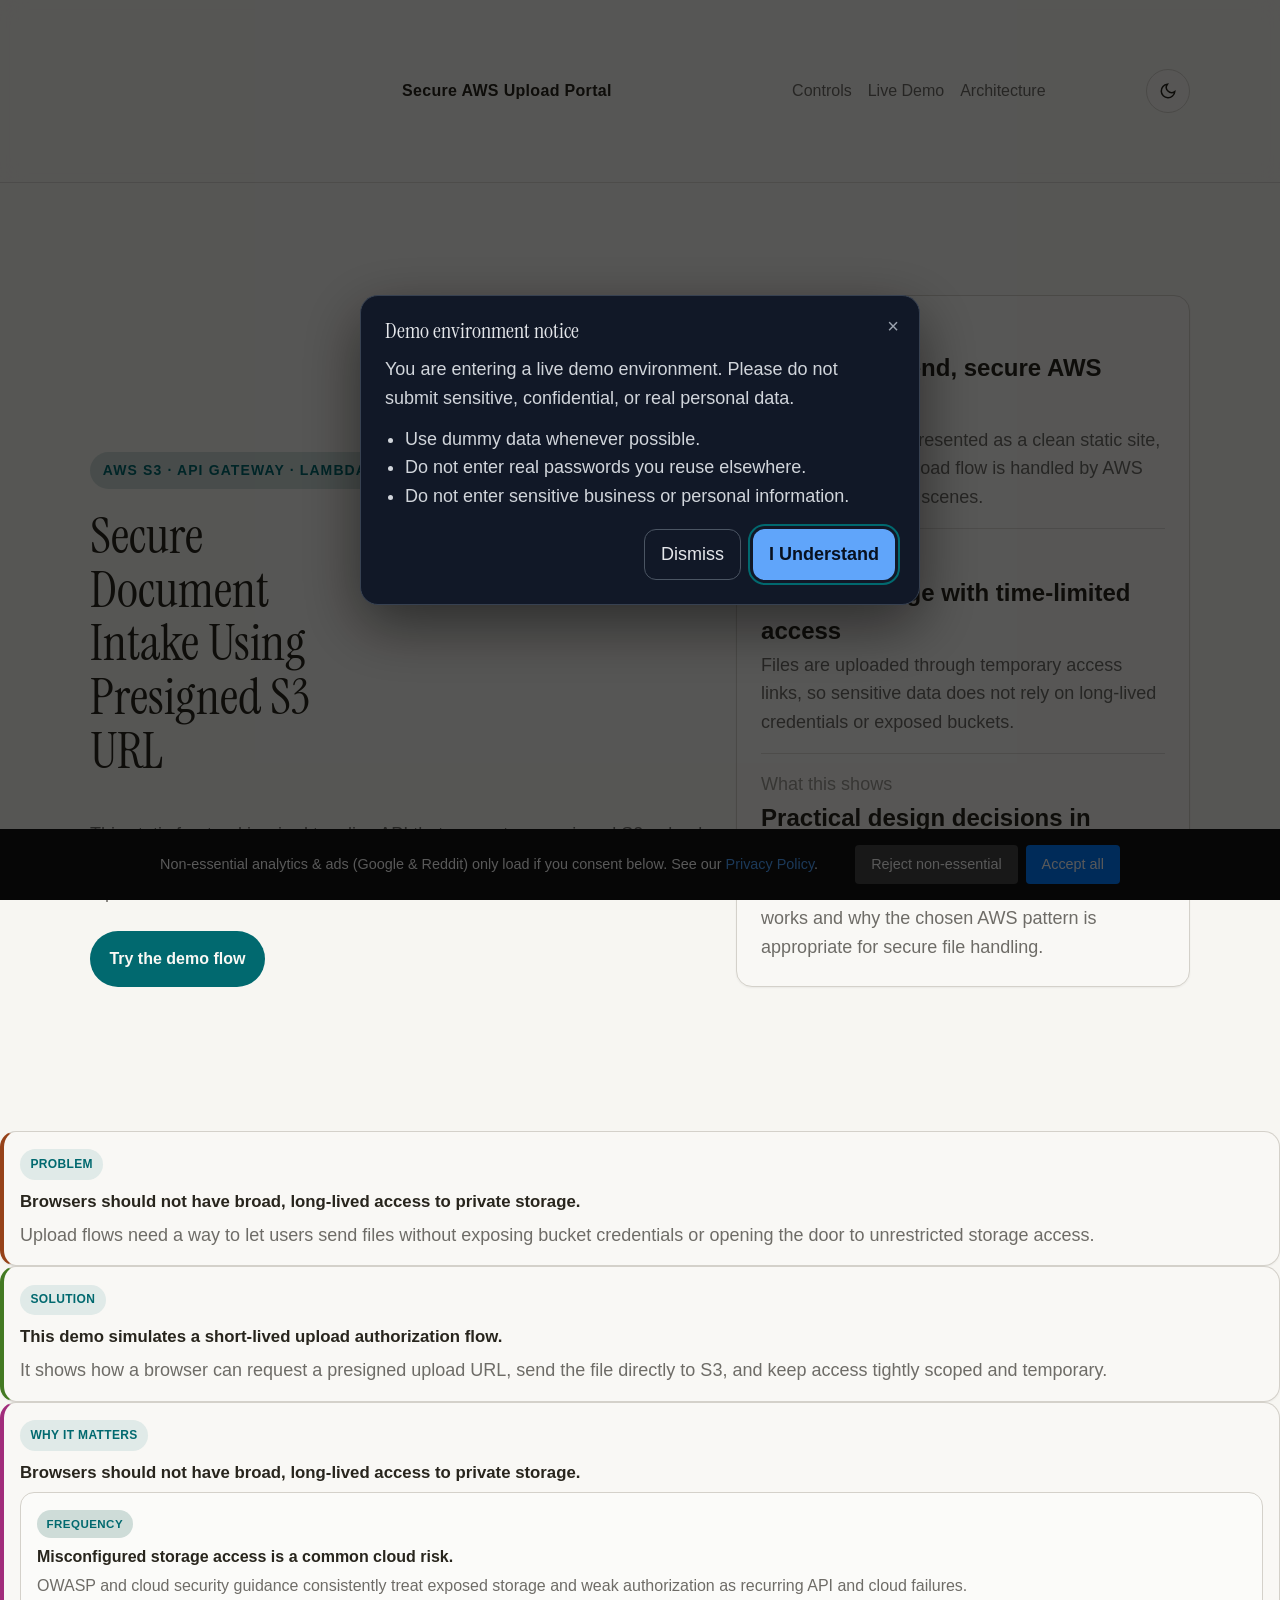
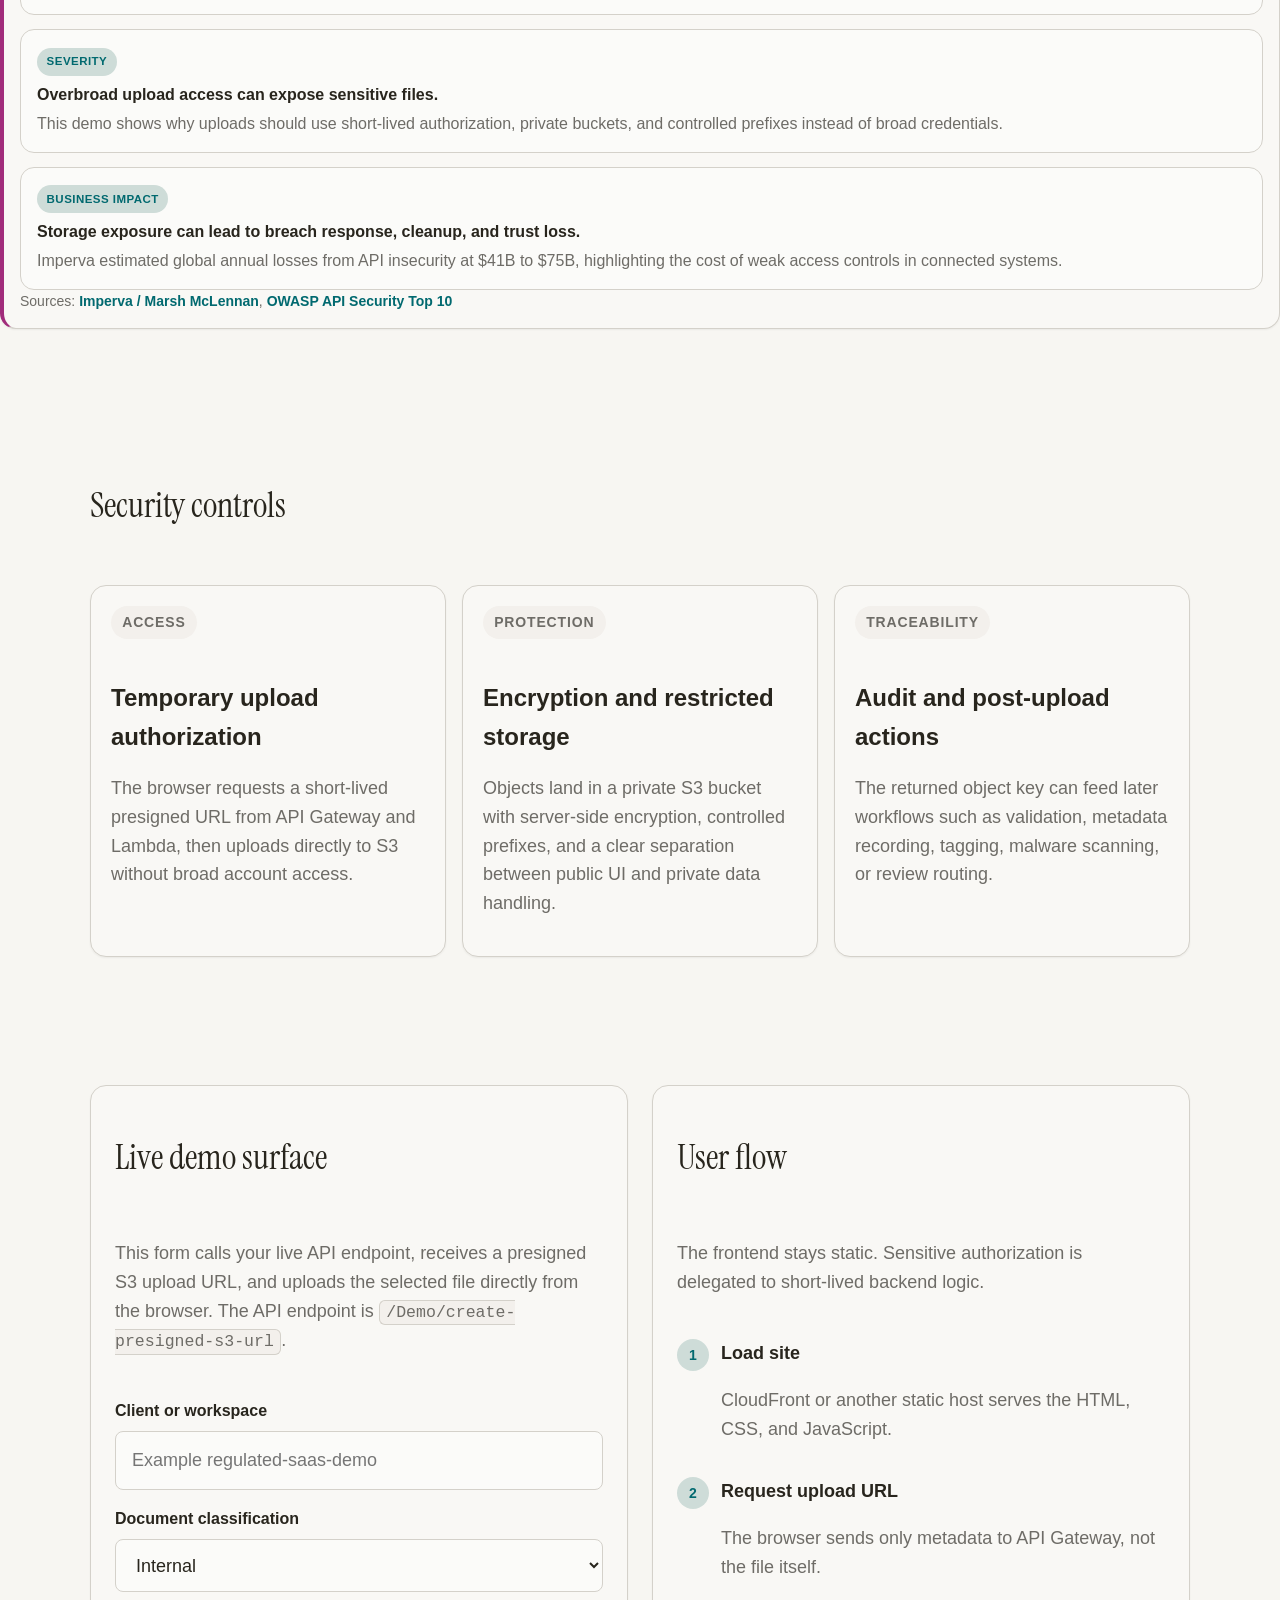
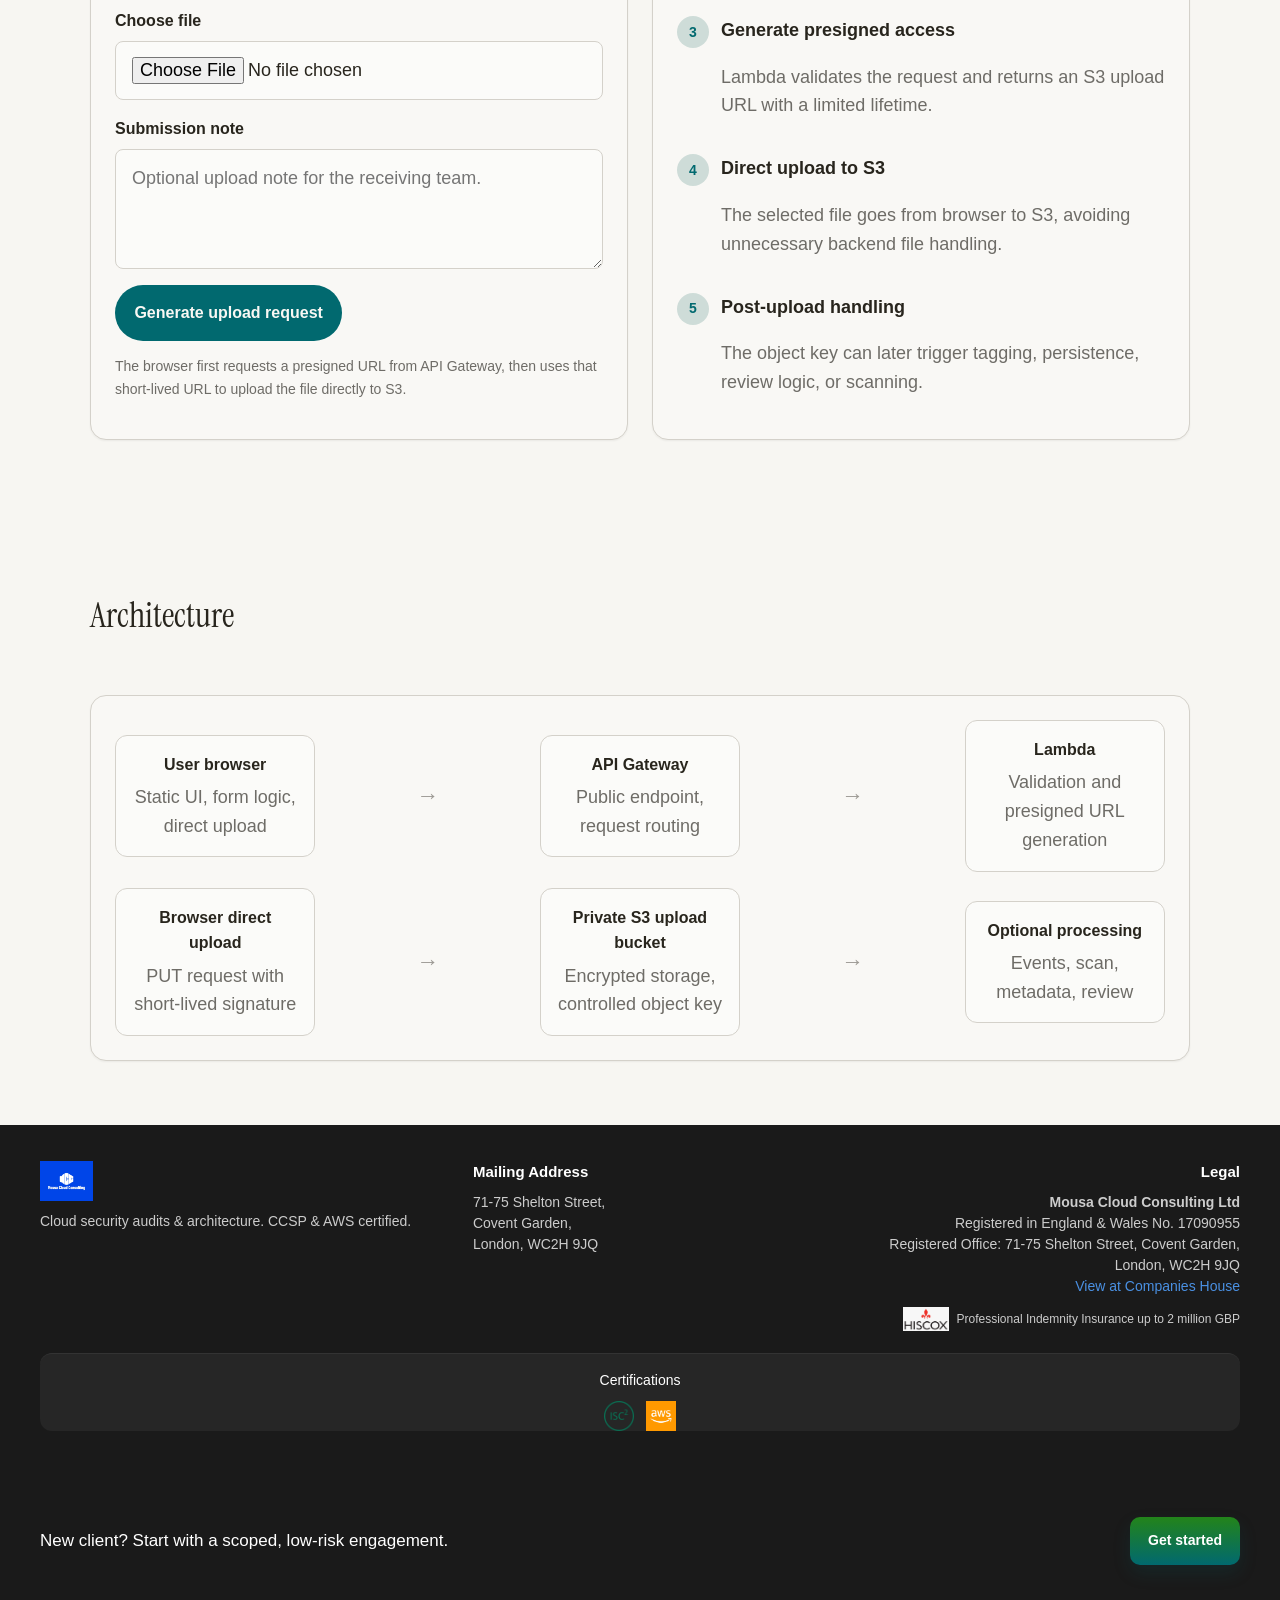
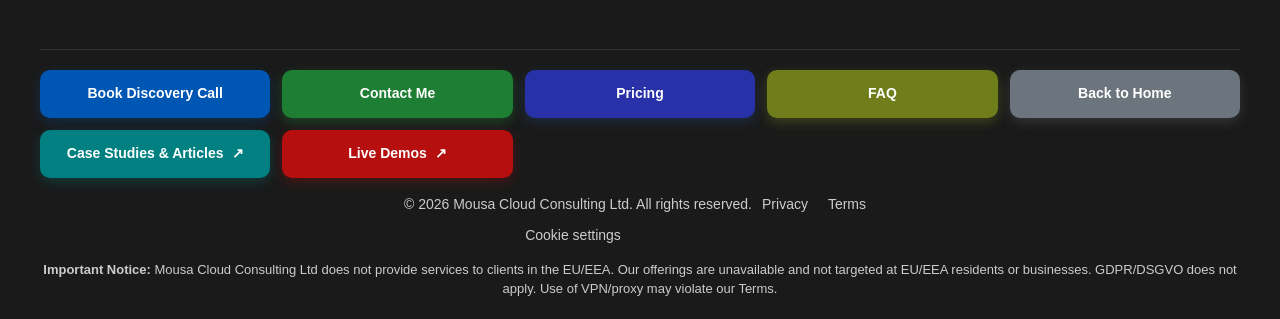
<file: secure-file-upload/index.html>
<!DOCTYPE html>
<html lang="en" data-theme="light">

<head>
  <meta charset="UTF-8" />
  <meta name="viewport" content="width=device-width, initial-scale=1.0" />
  <title>Temporary Upload Authorization | Presigned S3 Demo</title>
  <meta name="description"
    content="Explore a live demo showing browser-based file uploads to a private S3 bucket using short-lived presigned URLs from API Gateway and Lambda." />
  <meta name="color-scheme" content="light dark" />
  <link rel="canonical" href="https://architecture.mousa-cloud.com/temporary-upload-authorization/" />

  <meta property="og:type" content="website" />
  <meta property="og:title" content="Temporary Upload Authorization | Presigned S3 Demo" />
  <meta property="og:description"
    content="Explore a live demo showing browser-based file uploads to a private S3 bucket using short-lived presigned URLs from API Gateway and Lambda." />
  <meta property="og:url" content="https://architecture.mousa-cloud.com/temporary-upload-authorization/" />
  <meta property="og:image" content="https://architecture.mousa-cloud.com/assets/og/secure-upload.webp" />
  <meta property="og:site_name" content="Mousa Cloud Consulting Ltd" />

  <meta name="twitter:card" content="summary_large_image" />
  <meta name="twitter:title" content="Temporary Upload Authorization | Presigned S3 Demo" />
  <meta name="twitter:description"
    content="Explore a live demo showing browser-based file uploads to a private S3 bucket using short-lived presigned URLs from API Gateway and Lambda." />
  <meta name="twitter:image" content="https://architecture.mousa-cloud.com/assets/og/secure-upload.webp" />

  <link rel="preconnect" href="https://fonts.googleapis.com" />
  <link rel="preconnect" href="https://fonts.gstatic.com" crossorigin />
  <link
    href="https://fonts.googleapis.com/css2?family=Instrument+Serif:ital@0;1&family=Inter:wght@400;500;600;700;800&display=swap"
    rel="stylesheet" />
  <link rel="stylesheet" href="https://cdnjs.cloudflare.com/ajax/libs/font-awesome/6.0.0-beta3/css/all.min.css" />
  <link rel="icon" type="image/png" sizes="16x16" href="../assets/favicon-16x16.png" />
  <link rel="icon" type="image/png" sizes="32x32" href="../assets/favicon-32x32.png" />
  <link rel="apple-touch-icon" sizes="180x180" href="../assets/apple-touch-icon.png" />
  <link rel="icon" type="image/png" sizes="192x192" href="../assets/android-chrome-192x192.png" />
  <link rel="icon" type="image/png" sizes="512x512" href="../assets/android-chrome-512x512.png" />
  <link rel="shortcut icon" href="../assets/favicon.ico" />
  <style>
    :root,
    [data-theme="light"] {
      --text-xs: clamp(0.75rem, 0.7rem + 0.25vw, 0.875rem);
      --text-sm: clamp(0.875rem, 0.8rem + 0.35vw, 1rem);
      --text-base: clamp(1rem, 0.95rem + 0.25vw, 1.125rem);
      --text-lg: clamp(1.125rem, 1rem + 0.75vw, 1.5rem);
      --text-xl: clamp(1.5rem, 1.2rem + 1.25vw, 2.25rem);
      --text-2xl: clamp(2rem, 1.2rem + 2.5vw, 3.5rem);
      --space-1: 0.25rem;
      --space-2: 0.5rem;
      --space-3: 0.75rem;
      --space-4: 1rem;
      --space-5: 1.25rem;
      --space-6: 1.5rem;
      --space-8: 2rem;
      --space-10: 2.5rem;
      --space-12: 3rem;
      --space-16: 4rem;
      --space-20: 5rem;
      --color-bg: #f7f6f2;
      --color-surface: #f9f8f5;
      --color-surface-2: #fbfbf9;
      --color-surface-offset: #f3f0ec;
      --color-border: #d4d1ca;
      --color-divider: #dcd9d5;
      --color-text: #28251d;
      --color-text-muted: #6e6c67;
      --color-text-faint: #9d9a94;
      --color-text-inverse: #f9f8f4;
      --color-primary: #01696f;
      --color-primary-hover: #0c4e54;
      --color-primary-highlight: #cedcd8;
      --color-success: #437a22;
      --color-warning: #964219;
      --color-error: #a12c7b;
      --radius-sm: 0.375rem;
      --radius-md: 0.5rem;
      --radius-lg: 0.75rem;
      --radius-xl: 1rem;
      --radius-full: 9999px;
      --shadow-sm: 0 1px 2px rgba(40, 37, 29, 0.06);
      --shadow-md: 0 10px 30px rgba(40, 37, 29, 0.08);
      --shadow-lg: 0 18px 50px rgba(40, 37, 29, 0.12);
      --font-display: 'Instrument Serif', Georgia, serif;
      --font-body: 'Inter', Arial, sans-serif;
      --content-default: 1100px;
    }

    [data-theme="dark"] {
      --color-bg: #171614;
      --color-surface: #1c1b19;
      --color-surface-2: #201f1d;
      --color-surface-offset: #22211f;
      --color-border: #393836;
      --color-divider: #262523;
      --color-text: #e2dfd8;
      --color-text-muted: #aaa7a0;
      --color-text-faint: #7d7a74;
      --color-text-inverse: #171614;
      --color-primary: #4f98a3;
      --color-primary-hover: #227f8b;
      --color-primary-highlight: #313b3b;
      --shadow-sm: 0 1px 2px rgba(0, 0, 0, 0.2);
      --shadow-md: 0 10px 30px rgba(0, 0, 0, 0.35);
      --shadow-lg: 0 18px 50px rgba(0, 0, 0, 0.45);
    }

    *,
    *::before,
    *::after {
      box-sizing: border-box;
    }

    html {
      scroll-behavior: smooth;
      -webkit-text-size-adjust: 100%;
      text-size-adjust: 100%;
    }

    body {
      min-height: 100dvh;
      margin: 0;
      line-height: 1.6;
      font-family: var(--font-body);
      font-size: var(--text-base);
      color: var(--color-text);
      background: var(--color-bg);
    }

    a,
    button,
    input,
    textarea,
    select {
      font: inherit;
      color: inherit;
      transition: 180ms ease;
    }

    button {
      cursor: pointer;
      border: none;
      background: none;
    }

    a {
      text-decoration: none;
      color: inherit;
    }

    :focus-visible {
      outline: 2px solid var(--color-primary);
      outline-offset: 3px;
      border-radius: var(--radius-sm);
    }

    img,
    video,
    svg,
    iframe {
      max-width: 100%;
      height: auto;
      display: block;
    }

    .container {
      width: min(calc(100% - 2rem), var(--content-default));
      margin-inline: auto;
    }

    .skip-link {
      position: absolute;
      left: -9999px;
      top: auto;
    }

    .skip-link:focus {
      left: 1rem;
      top: 1rem;
      background: var(--color-surface);
      padding: 0.75rem 1rem;
      z-index: 999;
      border: 1px solid var(--color-border);
    }

    .site-header {
      position: sticky;
      top: 0;
      z-index: 10;
      background: color-mix(in srgb, var(--color-bg) 82%, transparent);
      backdrop-filter: blur(12px);
      border-bottom: 1px solid var(--color-divider);
    }

    .header-inner {
      display: flex;
      align-items: center;
      justify-content: space-between;
      padding: var(--space-4) 0;
      gap: var(--space-4);
    }

    .brand {
      display: flex;
      align-items: center;
      gap: var(--space-3);
      font-size: var(--text-sm);
      font-weight: 700;
      letter-spacing: 0.02em;
    }

    .logo {
      width: 34px;
      height: 34px;
      padding: 6px;
      border-radius: 10px;
      background: var(--color-surface-offset);
      color: var(--color-primary);
    }

    .nav {
      display: flex;
      gap: var(--space-4);
      align-items: center;
      flex-wrap: wrap;
    }

    .nav a {
      font-size: var(--text-sm);
      color: var(--color-text-muted);
    }

    .nav a:hover {
      color: var(--color-text);
    }

    .theme-toggle {
      display: inline-flex;
      align-items: center;
      justify-content: center;
      width: 44px;
      height: 44px;
      border: 1px solid var(--color-border);
      border-radius: var(--radius-full);
      background: var(--color-surface);
    }

    .hero {
      padding: clamp(4rem, 9vw, 7rem) 0 var(--space-20);
    }

    .hero-grid {
      display: grid;
      grid-template-columns: 1fr;
      gap: var(--space-8);
      align-items: start;
    }

    .eyebrow {
      display: inline-flex;
      gap: 0.5rem;
      align-items: center;
      padding: 0.45rem 0.8rem;
      border-radius: var(--radius-full);
      background: var(--color-primary-highlight);
      color: var(--color-primary);
      font-size: var(--text-xs);
      font-weight: 700;
      text-transform: uppercase;
      letter-spacing: 0.08em;
    }

    h1,
    h2 {
      font-family: var(--font-display);
      font-weight: 400;
      line-height: 1.05;
    }

    h1 {
      font-size: var(--text-2xl);
      max-width: 12ch;
      margin-top: var(--space-5);
    }

    .lead {
      margin-top: var(--space-5);
      max-width: 62ch;
      color: var(--color-text-muted);
    }

    .hero-actions {
      display: flex;
      gap: var(--space-3);
      flex-wrap: wrap;
      margin-top: var(--space-6);
    }

    .btn {
      display: inline-flex;
      align-items: center;
      justify-content: center;
      min-height: 44px;
      padding: 0.9rem 1.15rem;
      border-radius: var(--radius-full);
      font-size: var(--text-sm);
      font-weight: 600;
      border: 1px solid transparent;
    }

    .btn-primary {
      background: var(--color-primary);
      color: var(--color-text-inverse);
    }

    .btn-primary:hover {
      background: var(--color-primary-hover);
    }

    .btn-secondary {
      background: var(--color-surface);
      border-color: var(--color-border);
    }

    .hero-panel,
    .card,
    .upload-box,
    .architecture,
    .terraform-box {
      background: var(--color-surface);
      border: 1px solid var(--color-border);
      border-radius: var(--radius-xl);
      box-shadow: var(--shadow-sm);
    }

    .hero-panel,
    .upload-box,
    .architecture,
    .terraform-box {
      padding: var(--space-6);
    }

    .stat-list {
      display: grid;
      gap: var(--space-4);
    }

    .stat {
      padding-bottom: var(--space-4);
      border-bottom: 1px solid var(--color-divider);
    }

    .stat:last-child {
      border-bottom: none;
      padding-bottom: 0;
    }

    .stat strong {
      display: block;
      font-size: var(--text-lg);
    }

    .muted {
      color: var(--color-text-muted);
    }

    .faint {
      color: var(--color-text-faint);
    }

    section {
      padding: var(--space-16) 0;
    }

    .section-head {
      display: grid;
      grid-template-columns: 1fr;
      gap: var(--space-4);
      margin-bottom: var(--space-8);
    }

    .section-head h2 {
      font-size: var(--text-xl);
    }

    .grid-3 {
      display: grid;
      grid-template-columns: 1fr;
      gap: var(--space-4);
    }

    .card {
      padding: var(--space-5);
    }

    .card h3 {
      font-size: var(--text-lg);
      margin-bottom: var(--space-3);
    }

    .pill {
      display: inline-flex;
      align-items: center;
      border-radius: var(--radius-full);
      padding: 0.35rem 0.7rem;
      background: var(--color-surface-offset);
      font-size: var(--text-xs);
      font-weight: 700;
      text-transform: uppercase;
      letter-spacing: 0.06em;
      color: var(--color-text-muted);
      margin-bottom: var(--space-4);
    }

    .upload-layout {
      display: grid;
      grid-template-columns: 1fr;
      gap: var(--space-6);
    }

    .field {
      display: grid;
      gap: 0.45rem;
      margin-bottom: var(--space-4);
    }

    label {
      font-size: var(--text-sm);
      font-weight: 600;
    }

    input,
    select,
    textarea {
      width: 100%;
      padding: 0.9rem 1rem;
      border: 1px solid var(--color-border);
      border-radius: var(--radius-md);
      background: var(--color-surface-2);
    }

    textarea {
      min-height: 120px;
      resize: vertical;
    }

    .note {
      font-size: var(--text-xs);
      color: var(--color-text-muted);
    }

    .demo-result {
      margin-top: var(--space-5);
      padding: var(--space-4);
      border-radius: var(--radius-lg);
      background: var(--color-surface-offset);
      border: 1px dashed var(--color-border);
      display: none;
      white-space: pre-wrap;
      word-break: break-word;
    }

    .status-success {
      border-color: color-mix(in srgb, var(--color-success) 40%, var(--color-border));
    }

    .status-error {
      border-color: color-mix(in srgb, var(--color-error) 40%, var(--color-border));
    }

    .status-progress {
      border-color: color-mix(in srgb, var(--color-primary) 40%, var(--color-border));
    }

    .timeline {
      display: grid;
      gap: var(--space-4);
    }

    .step {
      display: grid;
      grid-template-columns: auto 1fr;
      gap: var(--space-3);
      align-items: start;
    }

    .step-badge {
      width: 2rem;
      height: 2rem;
      border-radius: 999px;
      background: var(--color-primary-highlight);
      color: var(--color-primary);
      display: grid;
      place-items: center;
      font-size: var(--text-xs);
      font-weight: 800;
    }

    .architecture {
      overflow: auto;
    }

    .arch-grid {
      display: grid;
      grid-template-columns: 1fr;
      gap: var(--space-3);
      align-items: center;
    }

    .arch-node {
      padding: var(--space-4);
      border-radius: var(--radius-lg);
      background: var(--color-surface-2);
      border: 1px solid var(--color-border);
      text-align: center;
      min-height: 110px;
      display: flex;
      flex-direction: column;
      justify-content: center;
      gap: 0.35rem;
    }

    .arch-node strong {
      font-size: var(--text-sm);
    }

    .arch-arrow {
      text-align: center;
      color: var(--color-text-faint);
      font-size: 1.4rem;
      transform: rotate(90deg);
    }

    .file-tree {
      font-family: ui-monospace, SFMono-Regular, Menlo, monospace;
      font-size: var(--text-sm);
      white-space: pre-wrap;
      background: var(--color-surface-2);
      padding: var(--space-5);
      border-radius: var(--radius-lg);
      border: 1px solid var(--color-border);
    }

    .footer {
      padding: var(--space-10) 0 var(--space-16);
      border-top: 1px solid var(--color-divider);
    }

    .footer-grid {
      display: flex;
      justify-content: space-between;
      gap: var(--space-4);
      flex-wrap: wrap;
    }

    code.inline-code {
      background: var(--color-surface-offset);
      padding: 0.15rem 0.4rem;
      border-radius: var(--radius-sm);
      border: 1px solid var(--color-border);
      font-family: ui-monospace, SFMono-Regular, Menlo, monospace;
      font-size: 0.92em;
    }

    .problem-solution {
      display: grid;
      gap: 1rem;
      margin: 1.25rem 0;
    }

    .ps-card {
      display: block;
      padding: 1rem;
      border: 1px solid var(--color-border);
      border-radius: 16px;
      background: var(--color-surface);
      box-shadow: var(--shadow-sm);
    }

    .ps-label {
      display: inline-flex;
      align-items: center;
      padding: 0.35rem 0.65rem;
      border-radius: 999px;
      font-size: 0.75rem;
      font-weight: 700;
      letter-spacing: 0.03em;
      text-transform: uppercase;
      margin-bottom: 0.75rem;
      background: color-mix(in srgb, var(--color-primary) 10%, var(--color-surface));
      color: var(--color-primary);
    }

    .ps-card h3 {
      margin: 0 0 0.5rem;
      font-size: 1.05rem;
      line-height: 1.25;
    }

    .ps-card p {
      margin: 0;
      color: var(--color-text-muted);
    }

    .ps-problem {
      border-left: 4px solid var(--color-warning);
    }

    .ps-solution {
      border-left: 4px solid var(--color-success);
    }

    .ps-impact {
      border-left: 4px solid var(--color-error);
    }

    @media (min-width: 860px) {

      .hero-grid,
      .section-head,
      .upload-layout,
      .grid-3 {
        grid-template-columns: repeat(2, minmax(0, 1fr));
      }

      .grid-3 {
        grid-template-columns: repeat(3, minmax(0, 1fr));
      }

      .section-head {
        grid-template-columns: 0.8fr 1.2fr;
      }

      .hero-grid {
        grid-template-columns: 1.15fr 0.85fr;
        align-items: end;
      }

      .arch-grid {
        grid-template-columns: repeat(5, minmax(140px, 1fr));
      }

      .arch-arrow {
        transform: none;
      }

      .problem-solution {
        grid-template-columns: repeat(3, minmax(0, 1fr));
        gap: 1.25rem;
      }
    }

    @media (max-width: 960px) {

      .hero-grid,
      .section-head,
      .upload-layout,
      .grid-3 {
        grid-template-columns: 1fr;
      }

      .arch-grid {
        grid-template-columns: 1fr;
      }
    }

    @media (prefers-reduced-motion: reduce) {
      html {
        scroll-behavior: auto;
      }

      * {
        transition: none !important;
      }
    }

    .impact-metrics {
      display: grid;
      gap: 0.875rem;
      margin-top: 0.25rem;
    }

    .impact-metric {
      padding: 0.95rem 1rem;
      border: 1px solid var(--color-border);
      border-radius: 14px;
      background: var(--color-surface-2);
    }

    .impact-kicker {
      display: inline-flex;
      align-items: center;
      margin-bottom: 0.5rem;
      padding: 0.3rem 0.6rem;
      border-radius: 999px;
      background: var(--color-primary-highlight);
      color: var(--color-primary);
      font-size: 0.72rem;
      font-weight: 700;
      letter-spacing: 0.04em;
      text-transform: uppercase;
    }

    .impact-metric strong {
      display: block;
      font-size: var(--text-sm);
      margin-bottom: 0.35rem;
      line-height: 1.35;
    }

    .impact-metric p {
      margin: 0;
      color: var(--color-text-muted);
      font-size: var(--text-sm);
    }

    .impact-source {
      margin-top: 0.9rem;
      font-size: var(--text-xs);
      color: var(--color-text-muted);
    }

    .impact-source a {
      color: var(--color-primary);
      font-weight: 600;
    }
  </style>

</head>

<body>
  <a class="skip-link" href="#main">Skip to content</a>

  <header class="site-header">
    <div class="container header-inner">
      <div class="brand">
        <div>
          <a href="https://www.mousa-cloud.com">
            <video autoplay muted>
              <source src="../assets/resized-logo.mp4" type='video/mp4'>
              Your browser does not support the video tag.
            </video>
          </a>
        </div>
        <span>Secure AWS Upload Portal</span>
      </div>
      <nav class="nav" aria-label="Primary">
        <a href="#controls">Controls</a>
        <a href="#demo">Live Demo</a>
        <a href="#architecture">Architecture</a>
        <a style="visibility: hidden;" href="#terraform">Terraform</a>
        <button class="theme-toggle" data-theme-toggle aria-label="Switch theme"></button>
      </nav>
    </div>
  </header>

  <main id="main">
    <section class="hero">
      <div class="container hero-grid">
        <div>
          <span class="eyebrow">AWS S3 · API Gateway · Lambda</span>
          <h1>Secure Document Intake Using Presigned S3 URL</h1>
          <p class="lead">This static frontend is wired to a live API that requests a presigned S3 upload URL from
            Lambda, then uploads the selected file directly from the browser to a private S3 bucket with short-lived
            access.</p>
          <div class="hero-actions">
            <a class="btn btn-primary" href="#demo">Try the demo flow</a>
            <a class="btn btn-secondary" href="#terraform" style="visibility: hidden;">View file structure</a>
          </div>
        </div>
        <aside class="hero-panel" aria-label="Demo summary">
          <div class="stat-list">
            <div class="stat">
              <span class="faint">Delivery model</span>
              <strong>Simple front end, secure AWS workflow</strong>
              <span class="muted">
                The experience is presented as a clean static site, while the secure upload flow is handled by AWS
                services behind the scenes.
              </span>
            </div>
            <div class="stat">
              <span class="faint">Security approach</span>
              <strong>Private storage with time-limited access</strong>
              <span class="muted">
                Files are uploaded through temporary access links, so sensitive data does not rely on long-lived
                credentials or exposed buckets.
              </span>
            </div>
            <div class="stat">
              <span class="faint">What this shows</span>
              <strong>Practical design decisions in action</strong>
              <span class="muted">
                A visitor can quickly see how the architecture works and why the chosen AWS pattern is appropriate for
                secure file handling.
              </span>
            </div>
          </div>
        </aside>
      </div>
    </section>

    <section class="" aria-labelledby="ps-heading">
      <h2 id="ps-heading" class="sr-only">Problem and solution</h2>

      <article class="ps-card ps-problem">
        <span class="ps-label">Problem</span>
        <h3>Browsers should not have broad, long-lived access to private storage.</h3>
        <p>
          Upload flows need a way to let users send files without exposing bucket credentials or opening the door to
          unrestricted storage access.
        </p>
      </article>

      <article class="ps-card ps-solution">
        <span class="ps-label">Solution</span>
        <h3>This demo simulates a short-lived upload authorization flow.</h3>
        <p>
          It shows how a browser can request a presigned upload URL, send the file directly to S3, and keep access
          tightly scoped and temporary.
        </p>
      </article>

      <article class="ps-card ps-impact">
        <span class="ps-label">Why it matters</span>
        <h3>Browsers should not have broad, long-lived access to private storage.</h3>

        <div class="impact-metrics">
          <div class="impact-metric">
            <span class="impact-kicker">Frequency</span>
            <strong>Misconfigured storage access is a common cloud risk.</strong>
            <p>OWASP and cloud security guidance consistently treat exposed storage and weak authorization as recurring
              API and cloud failures.</p>
          </div>

          <div class="impact-metric">
            <span class="impact-kicker">Severity</span>
            <strong>Overbroad upload access can expose sensitive files.</strong>
            <p>This demo shows why uploads should use short-lived authorization, private buckets, and controlled
              prefixes instead of broad credentials.</p>
          </div>

          <div class="impact-metric">
            <span class="impact-kicker">Business impact</span>
            <strong>Storage exposure can lead to breach response, cleanup, and trust loss.</strong>
            <p>Imperva estimated global annual losses from API insecurity at $41B to $75B, highlighting the cost of weak
              access controls in connected systems.</p>
          </div>
        </div>

        <p class="impact-source">
          Sources: <a href="https://www.imperva.com/resources/reports/Imperva-Marsh-McLennan-Report-2022.pdf"
            target="_blank" rel="noopener noreferrer">Imperva / Marsh McLennan</a>,
          <a href="https://owasp.org/API-Security/" target="_blank" rel="noopener noreferrer">OWASP API Security Top
            10</a>
        </p>
      </article>
    </section>

    <section id="controls">
      <div class="container">
        <div class="section-head">
          <h2>Security controls</h2>
        </div>
        <div class="grid-3">
          <article class="card">
            <span class="pill">Access</span>
            <h3>Temporary upload authorization</h3>
            <p class="muted">The browser requests a short-lived presigned URL from API Gateway and Lambda, then uploads
              directly to S3 without broad account access.</p>
          </article>
          <article class="card">
            <span class="pill">Protection</span>
            <h3>Encryption and restricted storage</h3>
            <p class="muted">Objects land in a private S3 bucket with server-side encryption, controlled prefixes, and a
              clear separation between public UI and private data handling.</p>
          </article>
          <article class="card">
            <span class="pill">Traceability</span>
            <h3>Audit and post-upload actions</h3>
            <p class="muted">The returned object key can feed later workflows such as validation, metadata recording,
              tagging, malware scanning, or review routing.</p>
          </article>
        </div>
      </div>
    </section>

    <section id="demo">
      <div class="container upload-layout">
        <div class="upload-box">
          <div class="section-head" style="grid-template-columns:1fr; margin-bottom:1.5rem;">
            <h2>Live demo surface</h2>
            <p class="muted">This form calls your live API endpoint, receives a presigned S3 upload URL, and uploads the
              selected file directly from the browser. The API endpoint is <code
                class="inline-code">/Demo/create-presigned-s3-url</code>.</p>
          </div>

          <form id="uploadForm">
            <div class="field">
              <label for="clientName">Client or workspace</label>
              <input id="clientName" name="clientName" placeholder="Example regulated-saas-demo" required />
            </div>

            <div class="field">
              <label for="classification">Document classification</label>
              <select id="classification" name="classification">
                <option>Internal</option>
                <option>Confidential</option>
                <option>Restricted</option>
              </select>
            </div>

            <div class="field">
              <label for="fileInput">Choose file</label>
              <input id="fileInput" name="fileInput" type="file" required />
            </div>

            <div class="field">
              <label for="notes">Submission note</label>
              <textarea id="notes" name="notes" placeholder="Optional upload note for the receiving team."></textarea>
            </div>

            <button class="btn btn-primary" type="submit" id="submitButton">Generate upload request</button>
            <p class="note">The browser first requests a presigned URL from API Gateway, then uses that short-lived URL
              to upload the file directly to S3.</p>
          </form>

          <div id="demoResult" class="demo-result" aria-live="polite"></div>
        </div>

        <aside class="upload-box">
          <div class="section-head" style="grid-template-columns:1fr; margin-bottom:1.5rem;">
            <h2>User flow</h2>
            <p class="muted">The frontend stays static. Sensitive authorization is delegated to short-lived backend
              logic.</p>
          </div>
          <div class="timeline">
            <div class="step">
              <div class="step-badge">1</div>
              <div><strong>Load site</strong>
                <p class="muted">CloudFront or another static host serves the HTML, CSS, and JavaScript.</p>
              </div>
            </div>
            <div class="step">
              <div class="step-badge">2</div>
              <div><strong>Request upload URL</strong>
                <p class="muted">The browser sends only metadata to API Gateway, not the file itself.</p>
              </div>
            </div>
            <div class="step">
              <div class="step-badge">3</div>
              <div><strong>Generate presigned access</strong>
                <p class="muted">Lambda validates the request and returns an S3 upload URL with a limited lifetime.</p>
              </div>
            </div>
            <div class="step">
              <div class="step-badge">4</div>
              <div><strong>Direct upload to S3</strong>
                <p class="muted">The selected file goes from browser to S3, avoiding unnecessary backend file handling.
                </p>
              </div>
            </div>
            <div class="step">
              <div class="step-badge">5</div>
              <div><strong>Post-upload handling</strong>
                <p class="muted">The object key can later trigger tagging, persistence, review logic, or scanning.</p>
              </div>
            </div>
          </div>
        </aside>
      </div>
    </section>

    <section id="architecture">
      <div class="container">
        <div class="section-head">
          <h2>Architecture</h2>
        </div>
        <div class="architecture" role="img"
          aria-label="Architecture showing browser, CloudFront, API Gateway, Lambda, and secure upload bucket.">
          <div class="arch-grid">
            <div class="arch-node"><strong>User browser</strong><span class="muted">Static UI, form logic, direct
                upload</span></div>
            <div class="arch-arrow">→</div>
            <div class="arch-node"><strong>API Gateway</strong><span class="muted">Public endpoint, request
                routing</span></div>
            <div class="arch-arrow">→</div>
            <div class="arch-node"><strong>Lambda</strong><span class="muted">Validation and presigned URL
                generation</span></div>
          </div>
          <div style="height:1rem"></div>
          <div class="arch-grid">
            <div class="arch-node"><strong>Browser direct upload</strong><span class="muted">PUT request with
                short-lived signature</span></div>
            <div class="arch-arrow">→</div>
            <div class="arch-node"><strong>Private S3 upload bucket</strong><span class="muted">Encrypted storage,
                controlled object key</span></div>
            <div class="arch-arrow">→</div>
            <div class="arch-node"><strong>Optional processing</strong><span class="muted">Events, scan, metadata,
                review</span></div>
          </div>
        </div>
      </div>
    </section>

    <!--  <section id="terraform">
      <div class="container">
        <div class="section-head">
          <h2>Terraform-ready structure</h2>
        </div>
        <div class="terraform-box">
          <div class="file-tree">aws-secure-upload-demo/
            ├── index.html
            ├── README.md
            └── terraform/
            ├── providers.tf
            ├── variables.tf
            ├── main.tf
            ├── outputs.tf
            ├── s3.tf
            ├── apigateway.tf
            ├── lambda.tf
            └── iam.tf</div>
        </div>
      </div>
    </section> -->
  </main>



  <script>
    (function () {
      const endpoint = 'https://5ffxeorn85.execute-api.us-east-1.amazonaws.com/Demo/create-presigned-s3-url';
      const toggle = document.querySelector('[data-theme-toggle]');
      const root = document.documentElement;
      let theme = window.matchMedia('(prefers-color-scheme: dark)').matches ? 'dark' : 'light';
      root.setAttribute('data-theme', theme);

      function setIcon() {
        toggle.innerHTML = theme === 'dark'
          ? '<svg width="18" height="18" viewBox="0 0 24 24" fill="none" stroke="currentColor" stroke-width="2"><circle cx="12" cy="12" r="5"></circle><path d="M12 1v2M12 21v2M4.22 4.22l1.42 1.42M18.36 18.36l1.42 1.42M1 12h2M21 12h2M4.22 19.78l1.42-1.42M18.36 5.64l1.42-1.42"></path></svg>'
          : '<svg width="18" height="18" viewBox="0 0 24 24" fill="none" stroke="currentColor" stroke-width="2"><path d="M21 12.79A9 9 0 1 1 11.21 3 7 7 0 0 0 21 12.79z"></path></svg>';
      }
      setIcon();

      toggle.addEventListener('click', function () {
        theme = theme === 'dark' ? 'light' : 'dark';
        root.setAttribute('data-theme', theme);
        setIcon();
      });

      const form = document.getElementById('uploadForm');
      const result = document.getElementById('demoResult');
      const submitButton = document.getElementById('submitButton');

      function escapeHtml(value) {
        return String(value)
          .replace(/&/g, '&amp;')
          .replace(/</g, '&lt;')
          .replace(/>/g, '&gt;')
          .replace(/"/g, '&quot;')
          .replace(/'/g, '&#39;');
      }

      function showResult(statusClass, html) {
        result.className = 'demo-result ' + statusClass;
        result.style.display = 'block';
        result.innerHTML = html;
      }

      form.addEventListener('submit', async function (e) {
        e.preventDefault();

        const client = document.getElementById('clientName').value.trim();
        const classification = document.getElementById('classification').value;
        const notes = document.getElementById('notes').value.trim();
        const fileInput = document.getElementById('fileInput');
        const file = fileInput.files[0];

        if (!file) {
          showResult('status-error', '<strong>Error</strong><br><span class="muted">Please select a file before continuing.</span>');
          return;
        }

        submitButton.disabled = true;
        submitButton.textContent = 'Preparing upload...';
        showResult('status-progress', '<strong>Requesting presigned URL...</strong><br><span class="muted">Contacting API Gateway and Lambda.</span>');

        try {

          const presignResponse = await fetch(endpoint, {
            method: 'POST',
            headers: {
              'Content-Type': 'application/json'
            },
            body: JSON.stringify({
              filename: file.name,
              contentType: file.type || 'application/octet-stream',
              clientId: client || 'public-demo',
              classification: classification,
              notes: notes
            })
          });

          if (!presignResponse.ok) {
            throw new Error('Presign request failed with status ' + presignResponse.status);
          }

          const data = await presignResponse.json();

          if (!data || !data.uploadUrl || !data.key) {
            throw new Error('API response did not include uploadUrl and key.');
          }

          showResult(
            'status-progress',
            '<strong>Presigned URL received</strong><br>' +
            '<span class="muted">Uploading file directly to S3...</span><br><br>' +
            '<strong>Bucket</strong> ' + escapeHtml(data.bucket || 'unknown') + '<br>' +
            '<strong>Object key</strong> ' + escapeHtml(data.key) + '<br>' +
            '<strong>Expires in</strong> ' + escapeHtml(data.expiresIn || 'unknown') + ' seconds'
          );

          const uploadResponse = await fetch(data.uploadUrl, {
            method: 'PUT',
            body: file
          });

          if (!uploadResponse.ok) {
            const errorText = await uploadResponse.text();
            throw new Error(`S3 upload failed with status ${uploadResponse.status}: ${errorText}`);
          }

          showResult(
            'status-success',
            '<strong>Upload successful</strong><br>' +
            '<span class="muted">The file was uploaded directly to S3 using a presigned URL generated by Lambda.</span><br><br>' +
            '<strong>Client</strong> ' + escapeHtml(client || 'public-demo') + '<br>' +
            '<strong>Classification</strong> ' + escapeHtml(classification) + '<br>' +
            '<strong>File</strong> ' + escapeHtml(file.name) + '<br>' +
            '<strong>Bucket</strong> ' + escapeHtml(data.bucket || 'unknown') + '<br>' +
            '<strong>Object key</strong> ' + escapeHtml(data.key)
          );

          form.reset();
        } catch (error) {
          showResult(
            'status-error',
            '<strong>Upload failed</strong><br>' +
            '<span class="muted">' + escapeHtml(error.message) + '</span><br><br>' +
            '<span class="faint">Check API Gateway CORS, S3 bucket CORS, and whether the presigned URL was generated for the same content type used in the upload request.</span>'
          );
        } finally {
          submitButton.disabled = false;
          submitButton.textContent = 'Generate upload request';
        }
      });
    })();
  </script>

  <link rel="stylesheet" href="../css/demo-disclaimer.css">
  <script defer src="../js/demo-disclaimer.js"></script>


  <div id="cookie-banner" style="position:fixed;bottom:0;left:0;right:0;background:#111;color:#fff;
            padding:1rem;z-index:9999;display:none;font-size:0.9rem;">
    <div style="max-width:960px;margin:0 auto;display:flex;flex-wrap:wrap;
              gap:0.75rem;align-items:center;">
      <p style="flex:1;margin:0;">
        Non-essential analytics & ads (Google & Reddit) only load if you consent below. See our
        <a href="privacy-policy.html" style="color:#4ea3ff;">Privacy Policy</a>.
      </p>
      <div style="display:flex;gap:0.5rem;flex-wrap:wrap;">
        <button id="cookie-reject" style="background:#444;color:#fff;border:none;padding:0.5rem 1rem;
                     border-radius:4px;cursor:pointer;">
          Reject non‑essential
        </button>
        <button id="cookie-accept" style="background:#007bff;color:#fff;border:none;padding:0.5rem 1rem;
                     border-radius:4px;cursor:pointer;">
          Accept all
        </button>
      </div>
    </div>
  </div>

  <script src="../js/common.js"></script>

  <script src="../js/cookie-consent.js"></script>

  <script>
    fetch('footer.html')
      .then(response => response.text())
      .then(data => {
        document.getElementById('footer-placeholder').outerHTML = data;
      });
  </script>


  <div id="footer-placeholder"></div>
</body>

</html>
</file>
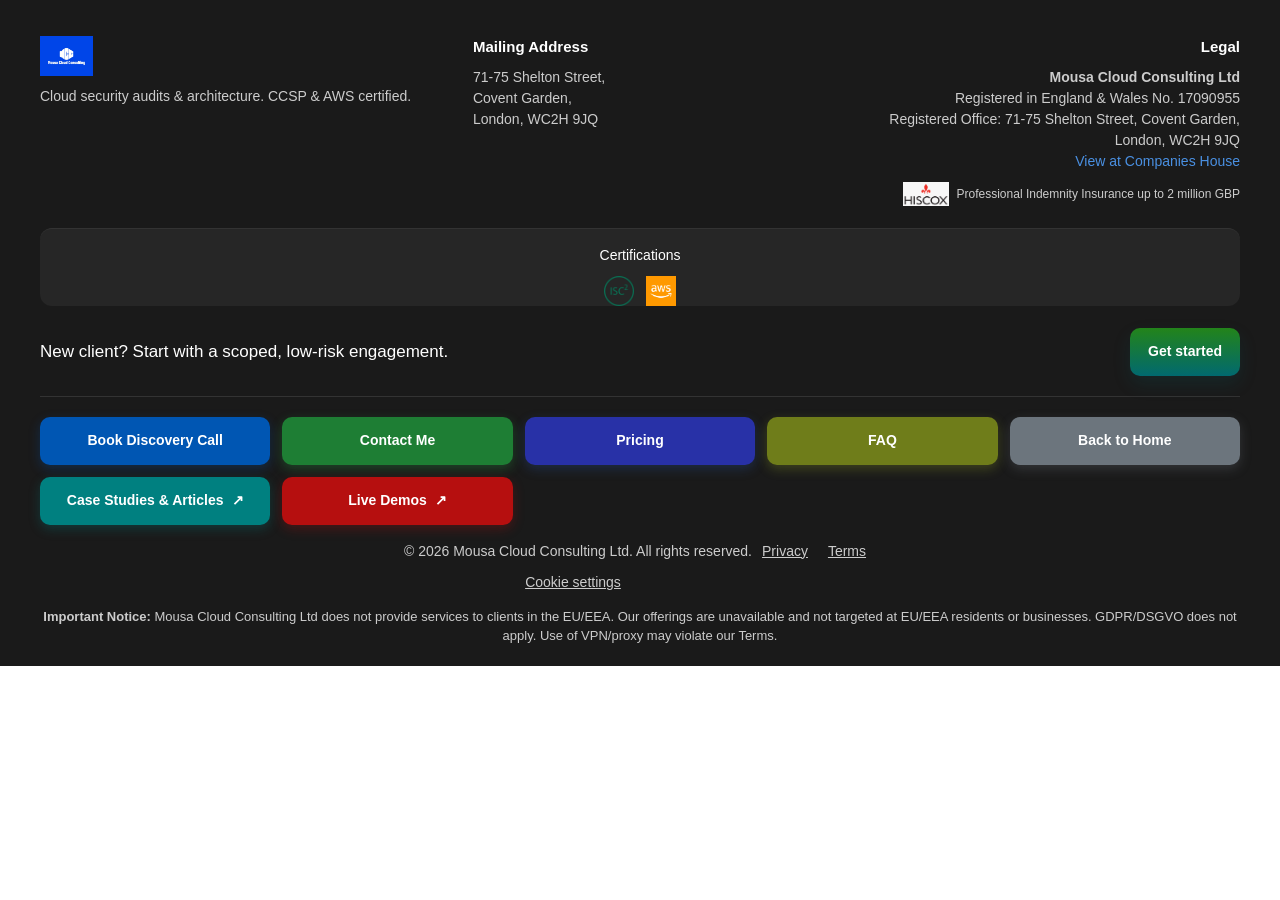
<file: footer.html>
<!DOCTYPE html>
<html lang="en">

<head>
    <meta charset="UTF-8">
    <meta name="viewport" content="width=device-width, initial-scale=1.0">
    <style>
        :root {
            --footer-bg: #1a1a1a;
            --footer-surface: rgba(255, 255, 255, 0.05);
            --footer-border: #333;
            --footer-text: #fff;
            --footer-muted: #ccc;
            --footer-link: #4a90e2;
            --btn-radius: 10px;
            --btn-min-height: 48px;
        }

        * {
            box-sizing: border-box;
        }

        body {
            margin: 0;
            font-family: Arial, sans-serif;
        }

        .site-footer {
            background: var(--footer-bg);
            color: var(--footer-text);
            padding: 28px 16px 20px;
            font-size: 14px;
            line-height: 1.5;
        }

        .footer-shell {
            max-width: 1200px;
            margin: 0 auto;
        }

        .footer-grid {
            display: grid;
            grid-template-columns: 1fr;
            gap: 22px;
        }

        .footer-card h4 {
            margin: 0 0 8px;
            font-size: 15px;
        }

        .footer-card p {
            margin: 0;
            color: var(--footer-muted);
        }

        .footer-brand img {
            display: block;
            height: 40px;
            width: auto;
            margin-bottom: 10px;
        }

        .footer-legal {
            text-align: left;
        }

        .footer-link {
            color: var(--footer-link);
            text-decoration: none;
        }

        .footer-link:hover,
        .footer-link:focus-visible {
            text-decoration: underline;
        }

        .footer-insurance {
            display: flex;
            align-items: center;
            gap: 8px;
            margin-top: 10px;
            flex-wrap: wrap;
        }

        .footer-insurance img {
            height: 24px;
            width: auto;
            display: block;
        }

        .footer-insurance small {
            color: var(--footer-muted);
            font-size: 12px;
        }

        .footer-certifications {
            border-top: 1px solid var(--footer-border);
            margin-top: 22px;
            padding-top: 16px;
            text-align: center;
            background: var(--footer-surface);
            border-radius: 12px;
            padding-left: 12px;
            padding-right: 12px;
        }

        .footer-certifications .logos {
            display: flex;
            justify-content: center;
            align-items: center;
            gap: 12px;
            flex-wrap: wrap;
            margin-top: 10px;
        }

        .footer-certifications img {
            height: 30px;
            width: auto;
            display: block;
        }

        .footer-cta {
            display: flex;
            flex-direction: column;
            align-items: stretch;
            gap: 12px;
            text-align: center;
            margin-top: 22px;
        }

        .footer-cta-copy {
            margin: 0;
            color: var(--footer-text);
            font-size: 16px;
        }

        .footer-cta-btn,
        .footer-action-btn {
            display: inline-flex;
            align-items: center;
            justify-content: center;
            gap: 8px;
            min-height: var(--btn-min-height);
            padding: 12px 18px;
            border-radius: var(--btn-radius);
            text-decoration: none;
            font-weight: 600;
            transition: transform 0.2s ease, box-shadow 0.2s ease, opacity 0.2s ease;
            width: 100%;
            border: 0;
            cursor: pointer;
        }

        .footer-cta-btn {
            background: linear-gradient(180deg, #23841a 0%, #01696f 100%);
            color: #fff;
            box-shadow: 0 8px 18px rgba(1, 105, 111, 0.16);
        }

        .footer-action-bar {
            border-top: 1px solid var(--footer-border);
            margin-top: 20px;
            padding-top: 20px;
            text-align: center;
        }

        .footer-actions {
            display: grid;
            grid-template-columns: 1fr;
            gap: 12px;
            margin-bottom: 16px;
        }

        .btn-book {
            background: #0056b3;
            color: #fff;
            box-shadow: 0 4px 12px rgba(0, 86, 179, 0.3);
        }

        .btn-contact {
            background: #1e7e34;
            color: #fff;
            box-shadow: 0 4px 12px rgba(40, 167, 69, 0.3);
        }

        .btn-pricing {
            background: #2831a7;
            color: #fff;
            box-shadow: 0 4px 12px rgba(40, 85, 167, 0.3);
        }


        .btn-faq {
            background: #6f7d1a;
            color: #fff;
            box-shadow: 0 4px 12px rgba(148, 167, 40, 0.3);
        }

        .btn-home {
            background: #6c757d;
            color: #fff;
            box-shadow: 0 4px 12px rgba(108, 117, 125, 0.3);
        }

        .btn-blog {
            background: #008080;
            color: #fff;
            box-shadow: 0 4px 12px rgba(0, 128, 128, 0.3);
        }

        .btn-architecture {
            background: #b60f0f;
            color: #fff;
            box-shadow: 0 4px 12px rgba(182, 15, 15, 0.3);
        }

        .footer-action-btn:hover,
        .footer-action-btn:focus-visible,
        .footer-cta-btn:hover,
        .footer-cta-btn:focus-visible {
            transform: translateY(-2px);
            opacity: 0.96;
        }

        .footer-meta {
            display: grid;
            grid-template-columns: 1fr;
            gap: 10px;
            color: var(--footer-muted);
            margin-bottom: 14px;
        }

        .footer-meta a {
            color: var(--footer-muted);
            margin: 0 10px 0 0;
        }

        .footer-notice {
            margin-top: 14px;
            color: var(--footer-muted);
            font-size: 13px;
        }

        .footer-notice p {
            margin: 0;
        }

        @media (min-width: 640px) {
            .site-footer {
                padding: 36px 20px 20px;
            }

            .footer-cta-copy {
                font-size: 17px;
            }

            .footer-actions {
                grid-template-columns: repeat(2, minmax(0, 1fr));
            }
        }

        @media (min-width: 768px) {
            .footer-grid {
                grid-template-columns: 1.2fr 1fr 1.2fr;
                gap: 32px;
                align-items: start;
            }

            .footer-legal {
                text-align: right;
            }

            .footer-insurance {
                justify-content: flex-end;
            }

            .footer-meta {
                grid-template-columns: auto auto auto;
                justify-content: center;
                align-items: center;
            }

            .footer-actions {
                grid-template-columns: repeat(3, minmax(0, 1fr));
            }

            .footer-cta {
                flex-direction: row;
                align-items: center;
                justify-content: space-between;
                text-align: left;
                gap: 16px;
            }

            .footer-cta-copy {
                flex: 1 1 auto;
            }

            .footer-cta-btn {
                width: auto;
                white-space: nowrap;
            }
        }

        @media (min-width: 1024px) {
            .footer-actions {
                grid-template-columns: repeat(5, minmax(0, 1fr));
            }

            .footer-action-btn {
                width: 100%;
            }
        }

        .site-footer a:focus-visible,
        .site-footer button:focus-visible {
            outline: 2px solid #4a90e2;
            outline-offset: 2px;
        }
    </style>
    <script src="book-call.js" defer></script>
</head>

<body>
    <footer class="site-footer">
        <div class="footer-shell">
            <div class="footer-grid">
                <div class="footer-card footer-brand">
                    <img src="assets/mcc-logo.jpg" alt="Mousa Cloud Consulting LTD Logo">
                    <p>Cloud security audits & architecture. CCSP & AWS certified.</p>
                </div>

                <div class="footer-card">
                    <h4>Mailing Address</h4>
                    <p>71-75 Shelton Street,<br>Covent Garden,<br>London, WC2H 9JQ</p>
                </div>

                <div class="footer-card footer-legal">
                    <h4>Legal</h4>
                    <p><strong>Mousa Cloud Consulting Ltd</strong><br>
                        Registered in England & Wales No. 17090955<br>
                        Registered Office: 71-75 Shelton Street, Covent Garden, London, WC2H 9JQ<br>
                        <a href="https://find-and-update.company-information.service.gov.uk/company/17090955"
                            class="footer-link" target="_blank" rel="noopener noreferrer">View at Companies House</a>
                    </p>
                    <div class="footer-insurance">
                        <img src="assets/hiscox.png" alt="Professional Indemnity Insurance - Hiscox">
                        <small>Professional Indemnity Insurance up to 2 million GBP</small>
                    </div>
                </div>
            </div>

            <div class="footer-certifications">
                <div>Certifications</div>
                <div class="logos">
                    <img src="assets/isc2-logo.png" alt="CCSP Certified">
                    <img src="assets/aws_logo.png" alt="AWS Certified">
                </div>
            </div>

            <section class="footer-cta" aria-label="New client call to action">
                <p class="footer-cta-copy">New client? Start with a scoped, low-risk engagement.</p>
                <a class="footer-cta-btn" href="https://www.mousa-cloud.com/new-clients-starter-offer.html">Get started</a>
            </section>

            <div class="footer-action-bar">
                <div class="footer-actions">
                    <a class="footer-action-btn btn-book"
                        href="https://calendly.com/contact-mousa-cloud-consulting/30min" target="_blank"
                        rel="noopener noreferrer">Book Discovery Call</a>
                    <a class="footer-action-btn btn-contact" href="https://tally.so/r/7R2PPZ" target="_blank"
                        rel="noopener noreferrer">
                        Contact Me
                    </a>
                    <a class="footer-action-btn btn-pricing" href="https://www.mousa-cloud.com/pricing.html" target="_blank"
                        rel="noopener noreferrer">
                        Pricing
                    </a>
                    <a class="footer-action-btn btn-faq" href="https://www.mousa-cloud.com/faq.html" target="_blank" rel="noopener noreferrer">
                        FAQ
                    </a>
                    <a class="footer-action-btn btn-home" href="https://www.mousa-cloud.com">
                        Back to Home
                    </a>
                    <a class="footer-action-btn btn-blog" href="https://blog.mousa-cloud.com/case-studies/"
                        target="_blank" rel="noopener noreferrer">
                        <span>Case Studies & Articles</span>
                        <span aria-hidden="true">↗</span>
                    </a>
                    <a class="footer-action-btn btn-architecture" href="https://architecture.mousa-cloud.com"
                        target="_blank" rel="noopener noreferrer">
                        <span>Live Demos</span>
                        <span aria-hidden="true">↗</span>
                    </a>
                </div>

                <div class="footer-meta">
                    <span>© 2026 Mousa Cloud Consulting Ltd. All rights reserved.</span>
                    <a href="privacy-policy.html" target="_blank" rel="noopener noreferrer">Privacy</a>
                    <a href="terms.html" target="_blank" rel="noopener noreferrer">Terms</a>
                    <a href="#"
                        onclick="if(window.mousaCookieConsent) window.mousaCookieConsent.reset(); return false;">Cookie
                        settings</a>
                </div>

                <div class="footer-notice">
                    <p><strong>Important Notice:</strong> Mousa Cloud Consulting Ltd does not provide services to
                        clients in the EU/EEA. Our offerings are unavailable and not targeted at EU/EEA residents or
                        businesses. GDPR/DSGVO does not apply. Use of VPN/proxy may violate our Terms.</p>
                </div>
            </div>
        </div>
    </footer>
</body>

</html>
</file>
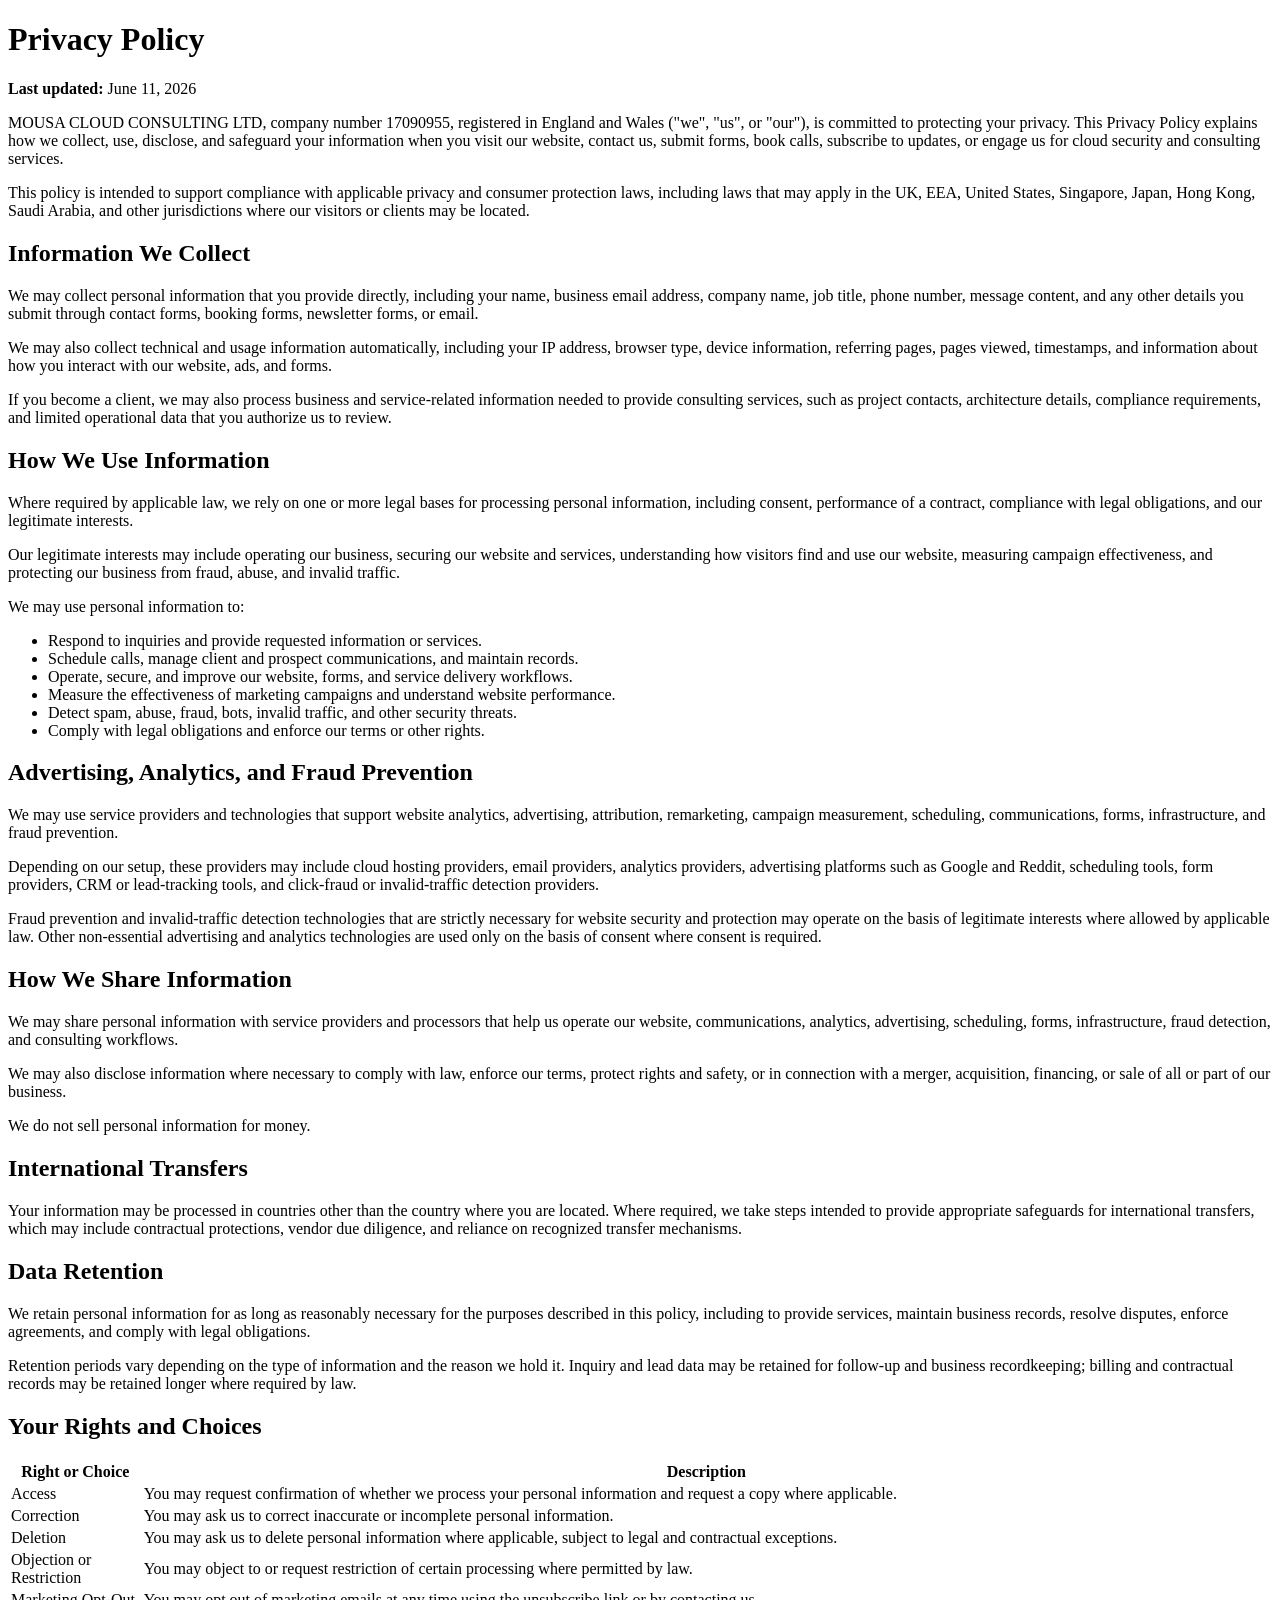
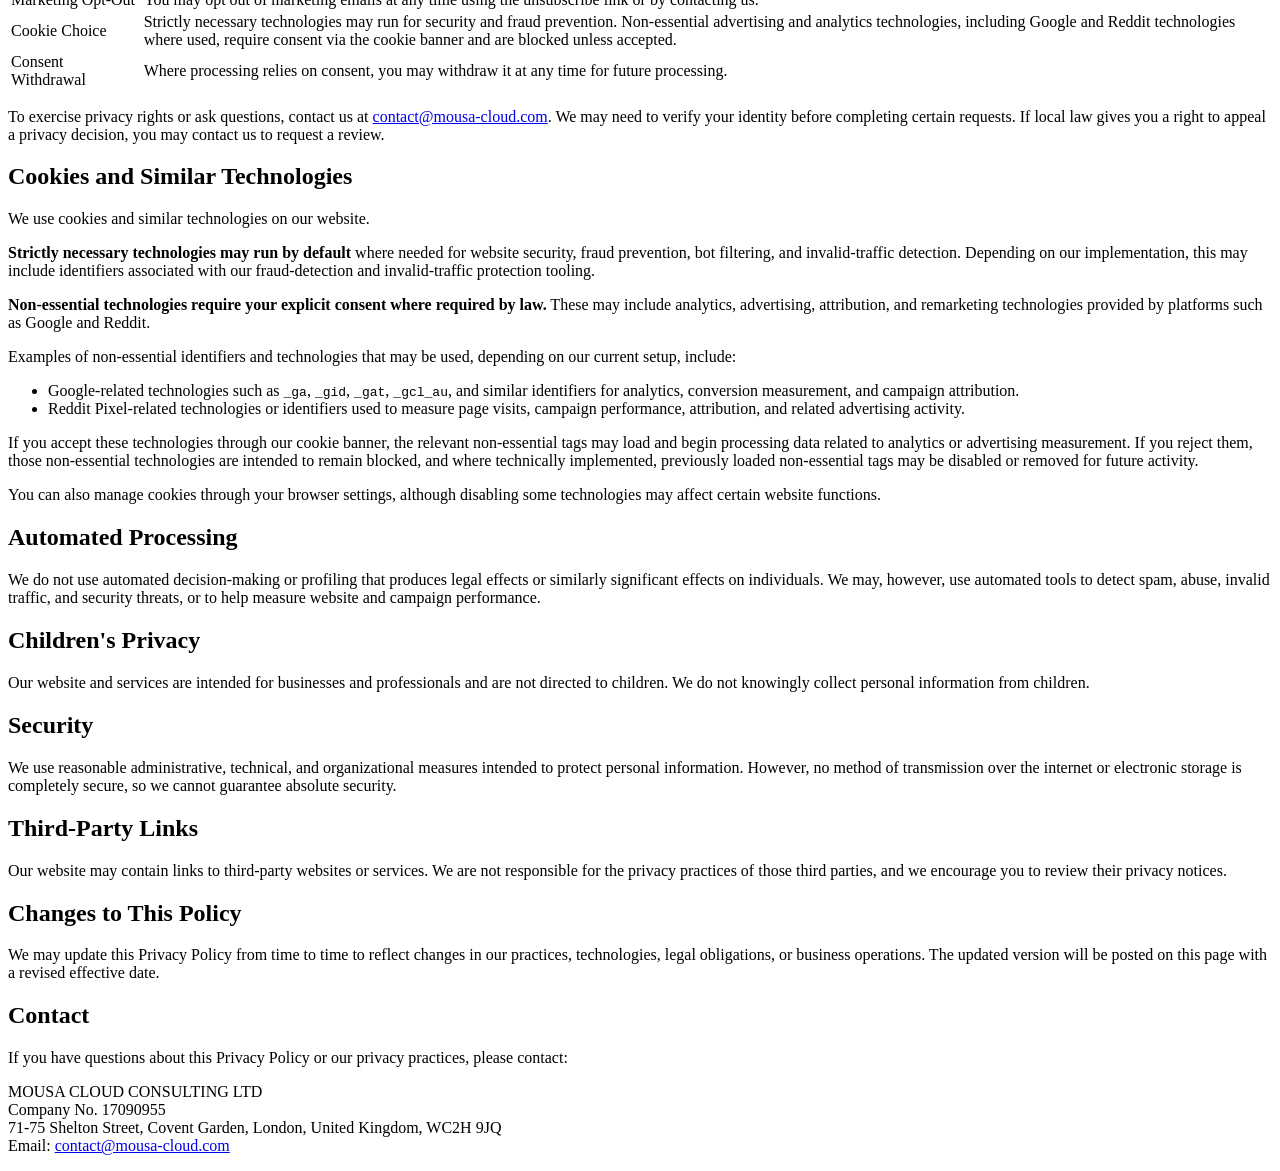
<file: privacy-policy.html>
<!DOCTYPE html>
<html lang="en">

<head>
    <meta charset="utf-8" />
    <meta name="viewport" content="width=device-width, initial-scale=1" />
    <title>Privacy Policy | MOUSA CLOUD CONSULTING LTD</title>
    <meta name="description" content="Privacy Policy for MOUSA CLOUD CONSULTING LTD." />
</head>

<body>
    <main>
        <h1>Privacy Policy</h1>
        <p><strong>Last updated:</strong> June 11, 2026</p>

        <p>
            MOUSA CLOUD CONSULTING LTD, company number 17090955, registered in England and Wales
            ("we", "us", or "our"), is committed to protecting your privacy. This Privacy Policy explains
            how we collect, use, disclose, and safeguard your information when you visit our website,
            contact us, submit forms, book calls, subscribe to updates, or engage us for cloud security
            and consulting services.
        </p>

        <p>
            This policy is intended to support compliance with applicable privacy and consumer protection
            laws, including laws that may apply in the UK, EEA, United States, Singapore, Japan,
            Hong Kong, Saudi Arabia, and other jurisdictions where our visitors or clients may be located.
        </p>

        <h2>Information We Collect</h2>

        <p>
            We may collect personal information that you provide directly, including your name, business
            email address, company name, job title, phone number, message content, and any other details
            you submit through contact forms, booking forms, newsletter forms, or email.
        </p>

        <p>
            We may also collect technical and usage information automatically, including your IP address,
            browser type, device information, referring pages, pages viewed, timestamps, and information
            about how you interact with our website, ads, and forms.
        </p>

        <p>
            If you become a client, we may also process business and service-related information needed to
            provide consulting services, such as project contacts, architecture details, compliance
            requirements, and limited operational data that you authorize us to review.
        </p>

        <h2>How We Use Information</h2>

        <p>
            Where required by applicable law, we rely on one or more legal bases for processing personal
            information, including consent, performance of a contract, compliance with legal obligations,
            and our legitimate interests.
        </p>

        <p>
            Our legitimate interests may include operating our business, securing our website and services,
            understanding how visitors find and use our website, measuring campaign effectiveness, and
            protecting our business from fraud, abuse, and invalid traffic.
        </p>

        <p>
            We may use personal information to:
        </p>
        <ul>
            <li>Respond to inquiries and provide requested information or services.</li>
            <li>Schedule calls, manage client and prospect communications, and maintain records.</li>
            <li>Operate, secure, and improve our website, forms, and service delivery workflows.</li>
            <li>Measure the effectiveness of marketing campaigns and understand website performance.</li>
            <li>Detect spam, abuse, fraud, bots, invalid traffic, and other security threats.</li>
            <li>Comply with legal obligations and enforce our terms or other rights.</li>
        </ul>

        <h2>Advertising, Analytics, and Fraud Prevention</h2>

        <p>
            We may use service providers and technologies that support website analytics, advertising,
            attribution, remarketing, campaign measurement, scheduling, communications, forms,
            infrastructure, and fraud prevention.
        </p>

        <p>
            Depending on our setup, these providers may include cloud hosting providers, email providers,
            analytics providers, advertising platforms such as Google and Reddit, scheduling
            tools, form providers, CRM or lead-tracking tools, and click-fraud or invalid-traffic
            detection providers.
        </p>

        <p>
            Fraud prevention and invalid-traffic detection technologies that are strictly necessary for
            website security and protection may operate on the basis of legitimate interests where allowed
            by applicable law. Other non-essential advertising and analytics technologies are used only on
            the basis of consent where consent is required.
        </p>

        <h2>How We Share Information</h2>

        <p>
            We may share personal information with service providers and processors that help us operate
            our website, communications, analytics, advertising, scheduling, forms, infrastructure, fraud
            detection, and consulting workflows.
        </p>

        <p>
            We may also disclose information where necessary to comply with law, enforce our terms,
            protect rights and safety, or in connection with a merger, acquisition, financing, or sale of
            all or part of our business.
        </p>

        <p>
            We do not sell personal information for money.
        </p>

        <h2>International Transfers</h2>

        <p>
            Your information may be processed in countries other than the country where you are located.
            Where required, we take steps intended to provide appropriate safeguards for international
            transfers, which may include contractual protections, vendor due diligence, and reliance on
            recognized transfer mechanisms.
        </p>

        <h2>Data Retention</h2>

        <p>
            We retain personal information for as long as reasonably necessary for the purposes described
            in this policy, including to provide services, maintain business records, resolve disputes,
            enforce agreements, and comply with legal obligations.
        </p>

        <p>
            Retention periods vary depending on the type of information and the reason we hold it. Inquiry
            and lead data may be retained for follow-up and business recordkeeping; billing and contractual
            records may be retained longer where required by law.
        </p>

        <h2>Your Rights and Choices</h2>

        <table>
            <thead>
                <tr>
                    <th>Right or Choice</th>
                    <th>Description</th>
                </tr>
            </thead>
            <tbody>
                <tr>
                    <td>Access</td>
                    <td>You may request confirmation of whether we process your personal information and request a copy
                        where applicable.</td>
                </tr>
                <tr>
                    <td>Correction</td>
                    <td>You may ask us to correct inaccurate or incomplete personal information.</td>
                </tr>
                <tr>
                    <td>Deletion</td>
                    <td>You may ask us to delete personal information where applicable, subject to legal and contractual
                        exceptions.</td>
                </tr>
                <tr>
                    <td>Objection or Restriction</td>
                    <td>You may object to or request restriction of certain processing where permitted by law.</td>
                </tr>
                <tr>
                    <td>Marketing Opt-Out</td>
                    <td>You may opt out of marketing emails at any time using the unsubscribe link or by contacting us.
                    </td>
                </tr>
                <tr>
                    <td>Cookie Choice</td>
                    <td>Strictly necessary technologies may run for security and fraud prevention. Non-essential
                        advertising and analytics technologies, including Google and Reddit technologies where
                        used, require consent via the cookie banner and are blocked unless accepted.</td>
                </tr>
                <tr>
                    <td>Consent Withdrawal</td>
                    <td>Where processing relies on consent, you may withdraw it at any time for future processing.</td>
                </tr>
            </tbody>
        </table>

        <p>
            To exercise privacy rights or ask questions, contact us at
            <a href="mailto:contact@mousa-cloud.com">contact@mousa-cloud.com</a>. We may need to verify
            your identity before completing certain requests. If local law gives you a right to appeal a
            privacy decision, you may contact us to request a review.
        </p>

        <h2>Cookies and Similar Technologies</h2>

        <p>
            We use cookies and similar technologies on our website.
        </p>

        <p>
            <strong>Strictly necessary technologies may run by default</strong> where needed for website
            security, fraud prevention, bot filtering, and invalid-traffic detection. Depending on our
            implementation, this may include identifiers associated with our fraud-detection and
            invalid-traffic protection tooling.
        </p>

        <p>
            <strong>Non-essential technologies require your explicit consent where required by law.</strong>
            These may include analytics, advertising, attribution, and remarketing technologies provided
            by platforms such as Google and Reddit.
        </p>

        <p>
            Examples of non-essential identifiers and technologies that may be used, depending on our
            current setup, include:
        </p>
        <ul>
            <li>Google-related technologies such as <code>_ga</code>, <code>_gid</code>, <code>_gat</code>,
                <code>_gcl_au</code>, and similar identifiers for analytics, conversion measurement, and campaign
                attribution.</li>
            <li>Reddit Pixel-related technologies or identifiers used to measure page visits, campaign performance,
                attribution, and related advertising activity.</li>
        </ul>

        <p>
            If you accept these technologies through our cookie banner, the relevant non-essential tags may
            load and begin processing data related to analytics or advertising measurement. If you reject
            them, those non-essential technologies are intended to remain blocked, and where technically
            implemented, previously loaded non-essential tags may be disabled or removed for future
            activity.
        </p>

        <p>
            You can also manage cookies through your browser settings, although disabling some technologies
            may affect certain website functions.
        </p>

        <h2>Automated Processing</h2>

        <p>
            We do not use automated decision-making or profiling that produces legal effects or similarly
            significant effects on individuals. We may, however, use automated tools to detect spam,
            abuse, invalid traffic, and security threats, or to help measure website and campaign
            performance.
        </p>

        <h2>Children's Privacy</h2>

        <p>
            Our website and services are intended for businesses and professionals and are not directed to
            children. We do not knowingly collect personal information from children.
        </p>

        <h2>Security</h2>

        <p>
            We use reasonable administrative, technical, and organizational measures intended to protect
            personal information. However, no method of transmission over the internet or electronic
            storage is completely secure, so we cannot guarantee absolute security.
        </p>

        <h2>Third-Party Links</h2>

        <p>
            Our website may contain links to third-party websites or services. We are not responsible for
            the privacy practices of those third parties, and we encourage you to review their privacy
            notices.
        </p>

        <h2>Changes to This Policy</h2>

        <p>
            We may update this Privacy Policy from time to time to reflect changes in our practices,
            technologies, legal obligations, or business operations. The updated version will be posted on
            this page with a revised effective date.
        </p>

        <h2>Contact</h2>

        <p>
            If you have questions about this Privacy Policy or our privacy practices, please contact:
        </p>

        <p>
            MOUSA CLOUD CONSULTING LTD<br />
            Company No. 17090955<br />
            71-75 Shelton Street, Covent Garden, London, United Kingdom, WC2H 9JQ<br />
            Email: <a href="mailto:contact@mousa-cloud.com">contact@mousa-cloud.com</a>
        </p>
    </main>
</body>

</html>
</file>
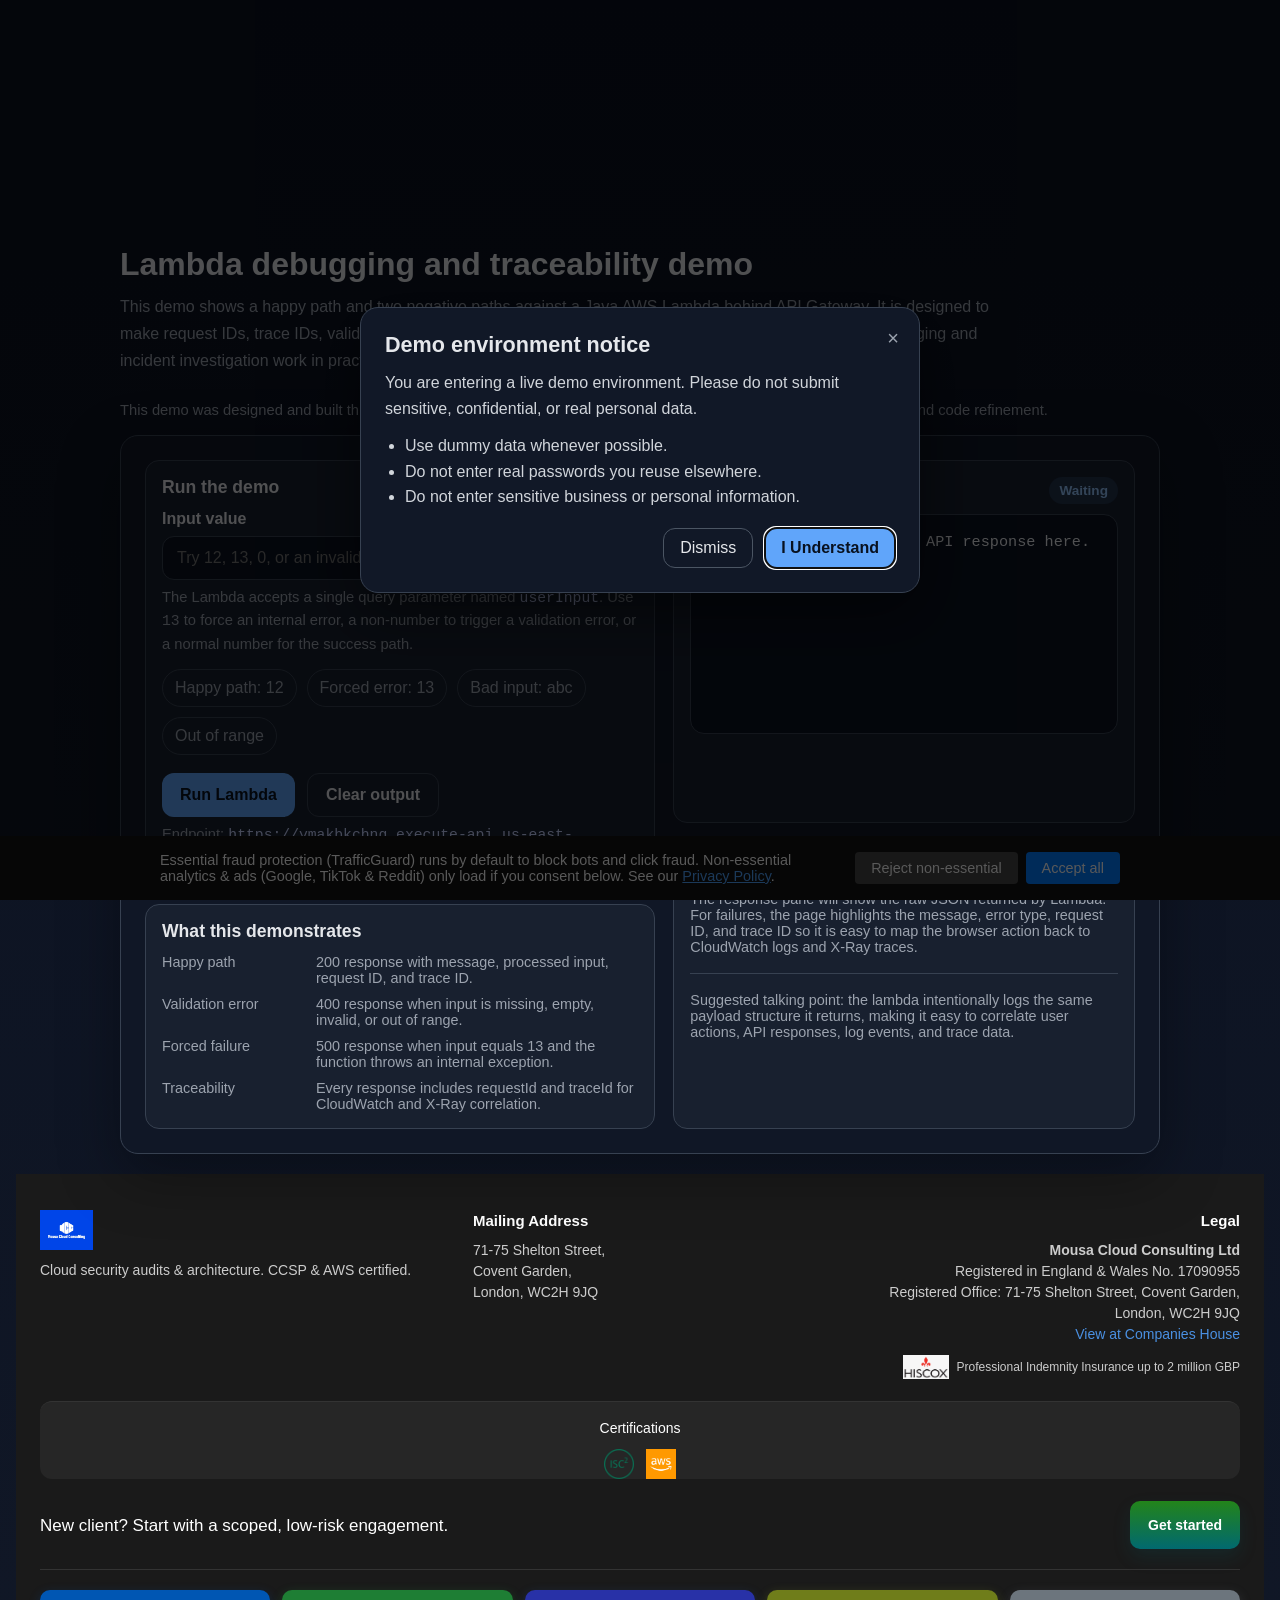
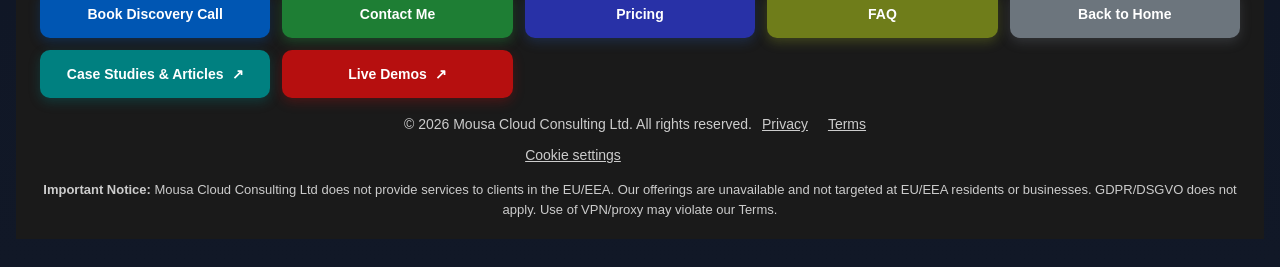
<file: debug-demo/lambda-debug-demo.html>
<!doctype html>
<html lang="en">

<head>
  <meta charset="UTF-8">
  <meta name="viewport" content="width=device-width, initial-scale=1.0">
  <title>Lambda Debugging Demo | Observability and Traceability</title>
  <meta name="description"
    content="Explore a professional AWS Lambda observability demo with happy-path and error scenarios, request IDs, trace IDs, and debugging output for incident investigation.">
  <meta property="og:type" content="website" />
  <link rel="preconnect" href="https://fonts.googleapis.com" />
  <link rel="preconnect" href="https://fonts.gstatic.com" crossorigin />
  <link
    href="https://fonts.googleapis.com/css2?family=Instrument+Serif:ital@0;1&family=Inter:wght@400;500;600;700;800&display=swap"
    rel="stylesheet" />
  <link rel="stylesheet" href="https://cdnjs.cloudflare.com/ajax/libs/font-awesome/6.0.0-beta3/css/all.min.css">
  <link rel="icon" type="image/png" sizes="16x16" href="../assets/favicon-16x16.png">
  <link rel="icon" type="image/png" sizes="32x32" href="../assets/favicon-32x32.png">
  <link rel="apple-touch-icon" sizes="180x180" href="../assets/apple-touch-icon.png">
  <link rel="icon" type="image/png" sizes="192x192" href="../assets/android-chrome-192x192.png">
  <link rel="icon" type="image/png" sizes="512x512" href="../assets/android-chrome-512x512.png">
  <link rel="shortcut icon" href="../assets/favicon.ico">
  <style>
    :root {
      --bg: #0f172a;
      --panel: #111827;
      --panel-2: #1f2937;
      --text: #e5e7eb;
      --muted: #9ca3af;
      --accent: #60a5fa;
      --accent-2: #34d399;
      --border: #374151;
      --danger: #f87171;
      --success: #4ade80;
      --warning: #fbbf24
    }

    * {
      box-sizing: border-box
    }

    body {
      margin: 0;
      font-family: Inter, system-ui, -apple-system, BlinkMacSystemFont, "Segoe UI", sans-serif;
      background: linear-gradient(180deg, #0b1120 0%, #111827 100%);
      color: var(--text);
      min-height: 100vh;
      padding: 32px 16px
    }

    .container {
      max-width: 1080px;
      margin: 0 auto;
      padding: 20px
    }

    .hero {
      margin-bottom: 24px
    }

    .hero h1 {
      margin: 0 0 10px;
      font-size: 2rem
    }

    .hero p {
      margin: 0;
      color: var(--muted);
      line-height: 1.7;
      max-width: 900px
    }

    .card {
      background: rgba(17, 24, 39, .94);
      border: 1px solid var(--border);
      border-radius: 18px;
      padding: 24px;
      box-shadow: 0 20px 60px rgba(0, 0, 0, .35);
      backdrop-filter: blur(8px)
    }

    .grid {
      display: grid;
      grid-template-columns: 1.05fr .95fr;
      gap: 18px
    }

    .grid-1 {
      display: grid;
      grid-template-columns: 1fr;
      gap: 18px
    }

    .full {
      grid-column: 1/-1
    }

    label {
      display: block;
      margin-bottom: 8px;
      font-weight: 600
    }

    input,
    button,
    textarea,
    select {
      font: inherit
    }

    input,
    textarea,
    select {
      width: 100%;
      background: #0b1220;
      color: var(--text);
      border: 1px solid var(--border);
      border-radius: 12px;
      padding: 12px 14px;
      outline: none
    }

    input:focus,
    textarea:focus,
    select:focus {
      border-color: var(--accent);
      box-shadow: 0 0 0 3px rgba(96, 165, 250, .16)
    }

    .help {
      margin-top: 6px;
      color: var(--muted);
      font-size: .92rem;
      line-height: 1.5
    }

    .panel {
      background: rgba(31, 41, 55, .55);
      border: 1px solid var(--border);
      border-radius: 14px;
      padding: 16px
    }

    .section-title {
      margin: 0 0 12px;
      font-size: 1.1rem
    }

    .actions {
      display: flex;
      gap: 12px;
      flex-wrap: wrap;
      margin-top: 18px
    }

    button {
      border: none;
      border-radius: 12px;
      padding: 12px 18px;
      cursor: pointer
    }

    .primary {
      background: var(--accent);
      color: #08111f;
      font-weight: 700
    }

    .secondary {
      background: transparent;
      color: var(--text);
      border: 1px solid var(--border);
      font-weight: 600
    }

    .ghost {
      background: transparent;
      color: var(--muted);
      border: 1px solid var(--border)
    }

    .message {
      margin-top: 18px;
      padding: 14px 16px;
      border-radius: 12px;
      display: none;
      white-space: pre-wrap;
      line-height: 1.55
    }

    .message.success {
      display: block;
      background: rgba(74, 222, 128, .12);
      border: 1px solid rgba(74, 222, 128, .3);
      color: var(--success)
    }

    .message.error {
      display: block;
      background: rgba(248, 113, 113, .12);
      border: 1px solid rgba(248, 113, 113, .3);
      color: var(--danger)
    }

    .message.info {
      display: block;
      background: rgba(96, 165, 250, .12);
      border: 1px solid rgba(96, 165, 250, .3);
      color: #93c5fd
    }

    .response {
      background: #0b1220;
      border: 1px solid var(--border);
      border-radius: 14px;
      padding: 16px;
      min-height: 220px
    }

    .response pre {
      margin: 0;
      white-space: pre-wrap;
      word-break: break-word;
      line-height: 1.55;
      font-size: .95rem
    }

    .badge {
      display: inline-flex;
      align-items: center;
      gap: 8px;
      padding: 6px 10px;
      border-radius: 999px;
      font-size: .85rem;
      font-weight: 700
    }

    .ok {
      background: rgba(74, 222, 128, .14);
      color: var(--success)
    }

    .err {
      background: rgba(248, 113, 113, .14);
      color: var(--danger)
    }

    .neutral {
      background: rgba(96, 165, 250, .14);
      color: #93c5fd
    }

    .row {
      display: flex;
      gap: 12px;
      flex-wrap: wrap;
      align-items: center
    }

    .kv {
      display: grid;
      grid-template-columns: 140px 1fr;
      gap: 10px 14px
    }

    .kv div:nth-child(odd) {
      color: var(--muted)
    }

    .small {
      font-size: .9rem;
      color: var(--muted)
    }

    .divider {
      height: 1px;
      background: var(--border);
      margin: 18px 0
    }

    .examples {
      display: flex;
      gap: 10px;
      flex-wrap: wrap
    }

    .examples button {
      padding: 9px 12px;
      border-radius: 999px
    }

    code {
      color: #c7d2fe
    }

    .mono {
      font-family: ui-monospace, SFMono-Regular, Menlo, Monaco, Consolas, monospace
    }

    @media(max-width:860px) {
      .grid {
        grid-template-columns: 1fr
      }
    }

    .demo-note,
    .demo-note-footer {
      color: #9ca3af;
      font-size: 0.92rem;
      line-height: 1.5;
      margin-top: 12px;
    }
  </style>
</head>

<body>
  <div id="demoDisclaimerRoot"></div>
  <div class="container">

    <header class="site-header">
      <div class="container header-inner">
        <div class="brand">
          <div>
            <a href="https://www.mousa-cloud.com">
              <video autoplay muted>
                <source src="../assets/resized-logo.mp4" type='video/mp4'>
                Your browser does not support the video tag.
              </video>
            </a>
          </div>
        </div>
      </div>
    </header>


    <div class="hero">
      <h1>Lambda debugging and traceability demo</h1>
      <p>This demo shows a happy path and two negative paths against a Java AWS Lambda behind API Gateway. It is
        designed to make request IDs, trace IDs, validation errors, and stack traces easy to inspect so prospects can
        see how debugging and incident investigation work in practice.</p>
    </div>

    <p class="demo-note">
      This demo was designed and built through a human-led process, with AI used to assist with wording, presentation
      polish, and code refinement.
    </p>

    <div class="card">
      <div class="grid">
        <div class="grid-1">
          <div class="panel">
            <h2 class="section-title">Run the demo</h2>
            <label for="userInput">Input value</label>
            <input id="userInput" type="text" inputmode="numeric"
              placeholder="Try 12, 13, 0, or an invalid value like abc">
            <div class="help">The Lambda accepts a single query parameter named <code>userInput</code>. Use <span
                class="mono">13</span> to force an internal error, a non-number to trigger a validation error, or a
              normal number for the success path.</div>

            <div class="examples" style="margin-top:14px;">
              <button class="ghost" type="button" data-example="12">Happy path: 12</button>
              <button class="ghost" type="button" data-example="13">Forced error: 13</button>
              <button class="ghost" type="button" data-example="abc">Bad input: abc</button>
              <button class="ghost" type="button" data-example="1000001">Out of range</button>
            </div>

            <div class="actions">
              <button class="primary" id="runBtn" type="button">Run Lambda</button>
              <button class="secondary" id="clearBtn" type="button">Clear output</button>
            </div>
            <div class="help">Endpoint:
              <code>https://ymakbkchng.execute-api.us-east-1.amazonaws.com/Demo/process?userInput=VALUE</code>
            </div>
          </div>

          <div class="panel">
            <h2 class="section-title">What this demonstrates</h2>
            <div class="kv small">
              <div>Happy path</div>
              <div>200 response with message, processed input, request ID, and trace ID.</div>
              <div>Validation error</div>
              <div>400 response when input is missing, empty, invalid, or out of range.</div>
              <div>Forced failure</div>
              <div>500 response when input equals 13 and the function throws an internal exception.</div>
              <div>Traceability</div>
              <div>Every response includes requestId and traceId for CloudWatch and X-Ray correlation.</div>
            </div>
          </div>
        </div>

        <div class="grid-1">
          <div class="panel">
            <div class="row" style="justify-content:space-between;margin-bottom:10px;">
              <h2 class="section-title" style="margin:0;">Last response</h2>
              <span id="statusBadge" class="badge neutral">Waiting</span>
            </div>
            <div class="response">
              <pre id="responseOutput">Run the demo to see the API response here.</pre>
            </div>
          </div>

          <div class="panel">
            <h2 class="section-title">Debug notes</h2>
            <div class="small" id="debugNotes">The response pane will show the raw JSON returned by Lambda. For
              failures, the page highlights the message, error type, request ID, and trace ID so it is easy to map the
              browser action back to CloudWatch logs and X-Ray traces.</div>
            <div class="divider"></div>
            <div class="small">Suggested talking point: the lambda intentionally logs the same payload structure it
              returns, making it easy to correlate user actions, API responses, log events, and trace data.</div>
          </div>
        </div>
      </div>
    </div>
  </div>

  <script>
    (function () {
      const endpoint = 'https://ymakbkchng.execute-api.us-east-1.amazonaws.com/Demo/process?userInput=';
      const input = document.getElementById('userInput');
      const runBtn = document.getElementById('runBtn');
      const clearBtn = document.getElementById('clearBtn');
      const output = document.getElementById('responseOutput');
      const badge = document.getElementById('statusBadge');
      const notes = document.getElementById('debugNotes');
      const exampleButtons = document.querySelectorAll('[data-example]');

      function setBadge(type, text) {
        badge.className = 'badge ' + (type === 'ok' ? 'ok' : type === 'err' ? 'err' : 'neutral');
        badge.textContent = text;
      }

      function showJson(obj) {
        output.textContent = JSON.stringify(obj, null, 2);
      }

      function clearState() {
        output.textContent = 'Run the demo to see the API response here.';
        setBadge('neutral', 'Waiting');
        notes.textContent = 'The response pane will show the raw JSON returned by Lambda. For failures, the page highlights the message, error type, request ID, and trace ID so it is easy to map the browser action back to CloudWatch logs and X-Ray traces.';
      }

      async function run() {
        const raw = input.value.trim();
        if (!raw) {
          setBadge('err', 'Input required');
          output.textContent = 'Please enter a value such as 12, 13, or abc.';
          return;
        }
        setBadge('neutral', 'Running');
        output.textContent = 'Calling Lambda...';
        notes.textContent = 'Sending request to the API Gateway endpoint with the selected input. The returned JSON is rendered below together with its request and trace identifiers.';
        try {
          const url = endpoint + raw;
          const res = await fetch(url, { method: 'GET', headers: { 'Accept': 'application/json' } });
          const text = await res.text();
          let data;
          try { data = JSON.parse(text); } catch (e) { data = { rawResponse: text }; }
          showJson(data);
          if (res.ok) {
            setBadge('ok', 'HTTP ' + res.status + ' Success');
            notes.textContent = 'The happy path confirms the function processed the input successfully. You can point to the requestId and traceId values as the bridge between the browser, CloudWatch logs, and X-Ray.';
          } else if (res.status === 400) {
            setBadge('err', 'HTTP 400 Validation');
            notes.textContent = 'This is the user-facing validation path. It is useful to show how bad input is rejected cleanly before any business logic is executed.';
          } else {
            setBadge('err', 'HTTP ' + res.status + ' Error');
            notes.textContent = 'This is the failure path. The payload should include errorType, errorMessage, requestId, traceId, and stackTrace so viewers can see how the issue would be debugged.';
          }
        } catch (err) {
          setBadge('err', 'Network error');
          output.textContent = JSON.stringify({ message: 'Failed to call the demo endpoint', error: String(err) }, null, 2);
          notes.textContent = 'If the request cannot reach the API, the likely cause is endpoint availability, browser networking, CORS, or a deployment issue.';
        }
      }

      runBtn.addEventListener('click', run);
      clearBtn.addEventListener('click', clearState);
      input.addEventListener('keydown', e => { if (e.key === 'Enter') run(); });
      exampleButtons.forEach(btn => btn.addEventListener('click', () => { input.value = btn.dataset.example; run(); }));
      clearState();
    })();
  </script>


  <div id="cookie-banner" style="position:fixed;bottom:0;left:0;right:0;background:#111;color:#fff;
            padding:1rem;z-index:9999;display:none;font-size:0.9rem;">
    <div style="max-width:960px;margin:0 auto;display:flex;flex-wrap:wrap;
              gap:0.75rem;align-items:center;">
      <p style="flex:1;margin:0;">
        Essential fraud protection (TrafficGuard) runs by default to block bots and click fraud.
        Non-essential analytics & ads (Google, TikTok & Reddit) only load if you consent below. See our
        <a href="privacy-policy.html" style="color:#4ea3ff;">Privacy Policy</a>.
      </p>
      <div style="display:flex;gap:0.5rem;flex-wrap:wrap;">
        <button id="cookie-reject" style="background:#444;color:#fff;border:none;padding:0.5rem 1rem;
                     border-radius:4px;cursor:pointer;">
          Reject non‑essential
        </button>
        <button id="cookie-accept" style="background:#007bff;color:#fff;border:none;padding:0.5rem 1rem;
                     border-radius:4px;cursor:pointer;">
          Accept all
        </button>
      </div>
    </div>
  </div>

  <link rel="stylesheet" href="../css/demo-disclaimer.css">
  <script defer src="../js/demo-disclaimer.js"></script>


  <script src="../js/common.js"></script>

  <script src="../js/cookie-consent.js"></script>

  <script>
    fetch('footer.html')
      .then(response => response.text())
      .then(data => {
        document.getElementById('footer-placeholder').outerHTML = data;
      });
  </script>


  <div id="footer-placeholder"></div>
</body>

</html>
</file>
<file: css/demo-disclaimer.css>
.demo-modal-backdrop{position:fixed;inset:0;background:rgba(0,0,0,.65);display:none;align-items:center;justify-content:center;z-index:10000;padding:16px}.demo-modal-backdrop.show{display:flex}.demo-modal{width:min(560px,100%);background:#111827;color:#e5e7eb;border:1px solid #374151;border-radius:18px;box-shadow:0 20px 60px rgba(0,0,0,.5);padding:24px;outline:none}.demo-modal h2{margin:0 0 12px;font-size:1.35rem}.demo-modal p{margin:0 0 12px;line-height:1.6;color:#d1d5db}.demo-modal ul{margin:0 0 18px 20px;padding:0;color:#d1d5db;line-height:1.6}.demo-modal .actions{display:flex;justify-content:flex-end;gap:12px;margin-top:18px}.demo-modal button{border:none;border-radius:12px;padding:10px 16px;font:inherit;cursor:pointer}.demo-modal .primary{background:#60a5fa;color:#08111f;font-weight:700}.demo-modal .secondary{background:transparent;color:#e5e7eb;border:1px solid #4b5563}.demo-modal .close-x{position:absolute;top:14px;right:14px;background:transparent;color:#9ca3af;border:none;font-size:1.25rem;line-height:1;padding:6px}.demo-modal-wrap{position:relative}body.modal-open{overflow:hidden}
</file>
